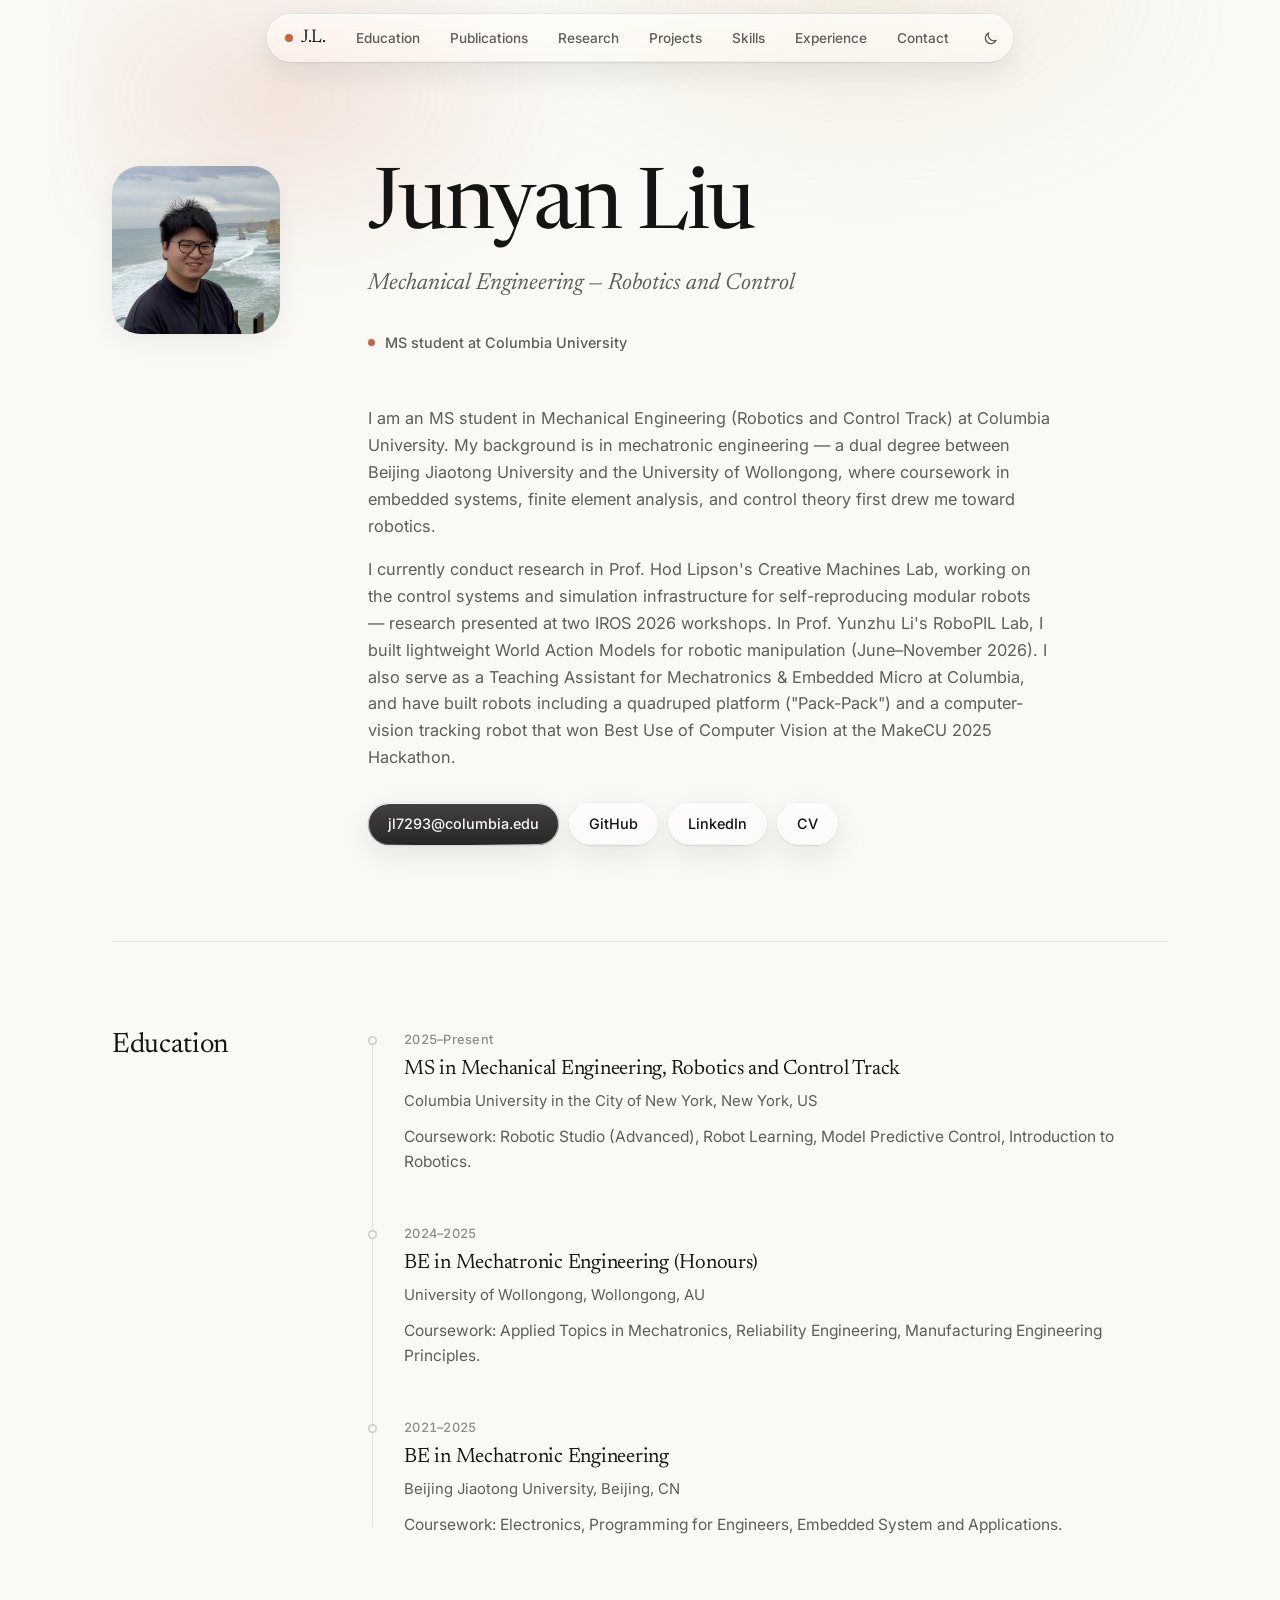
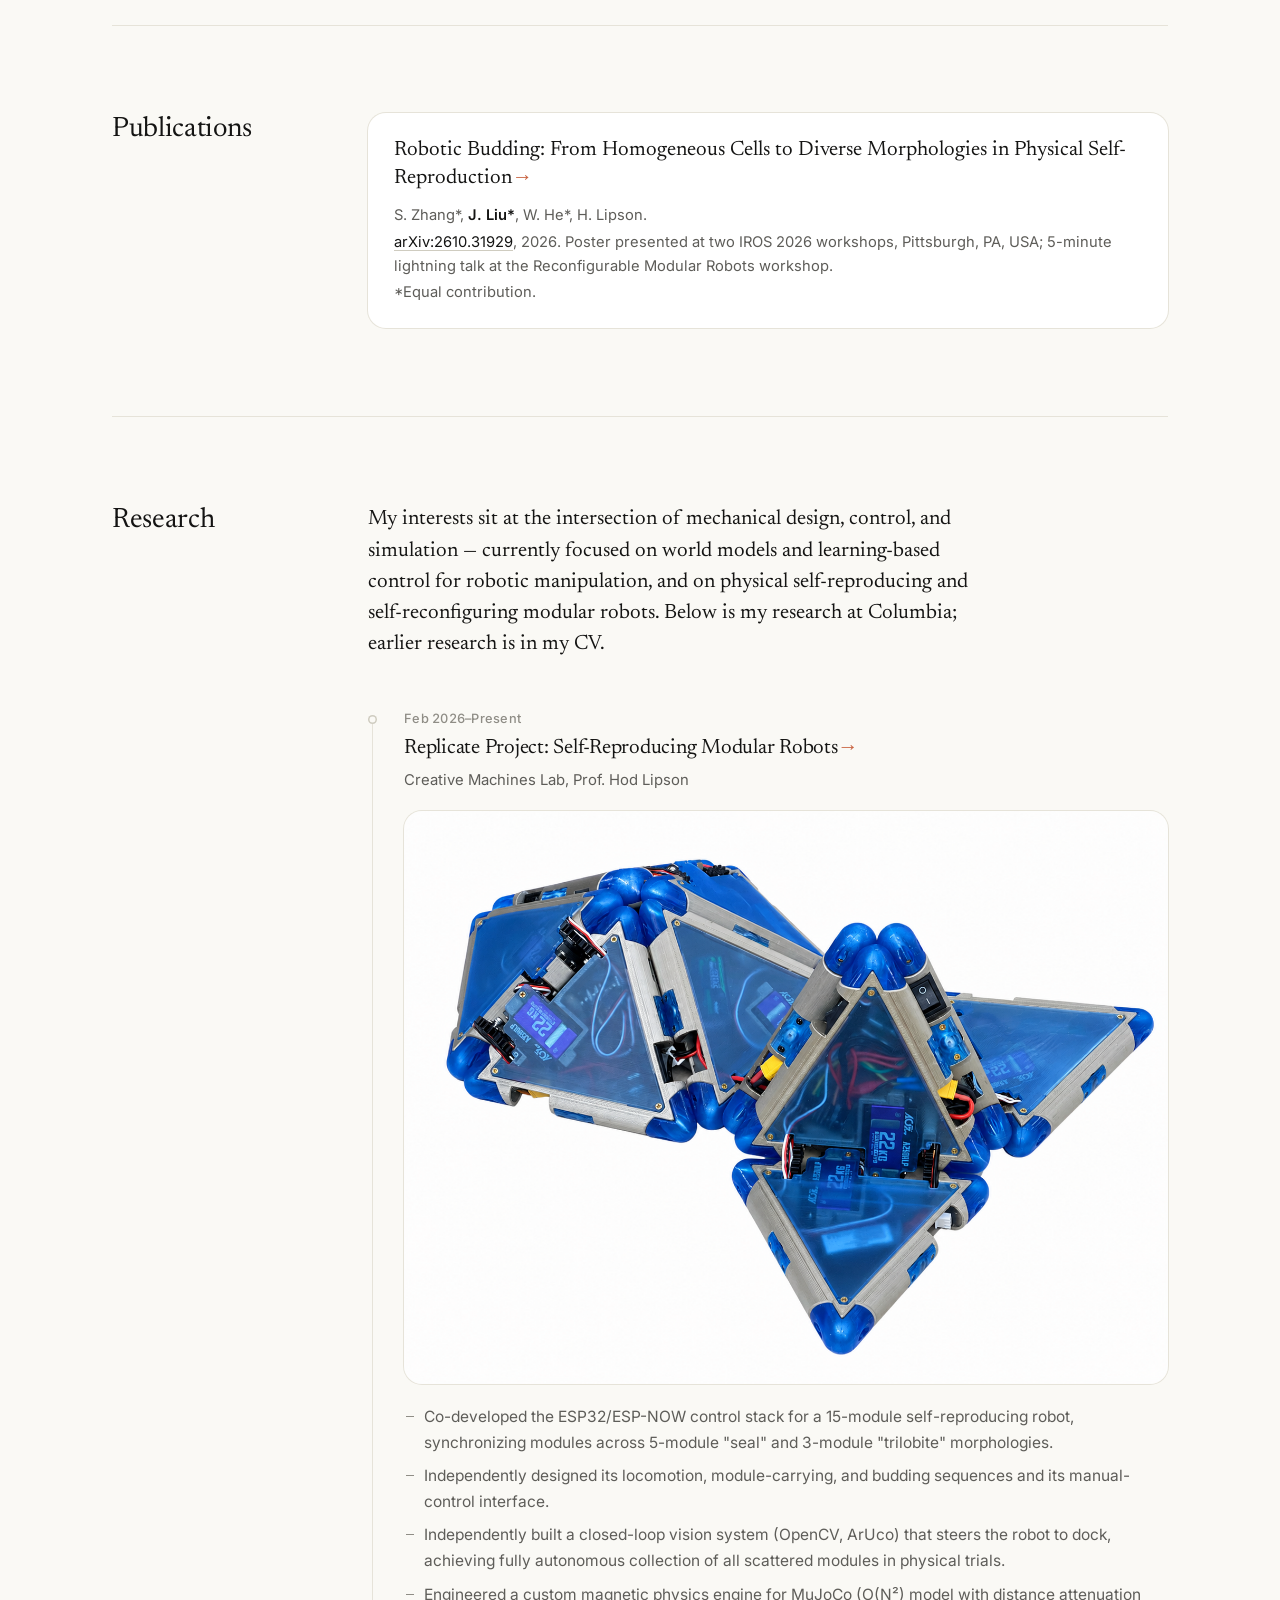
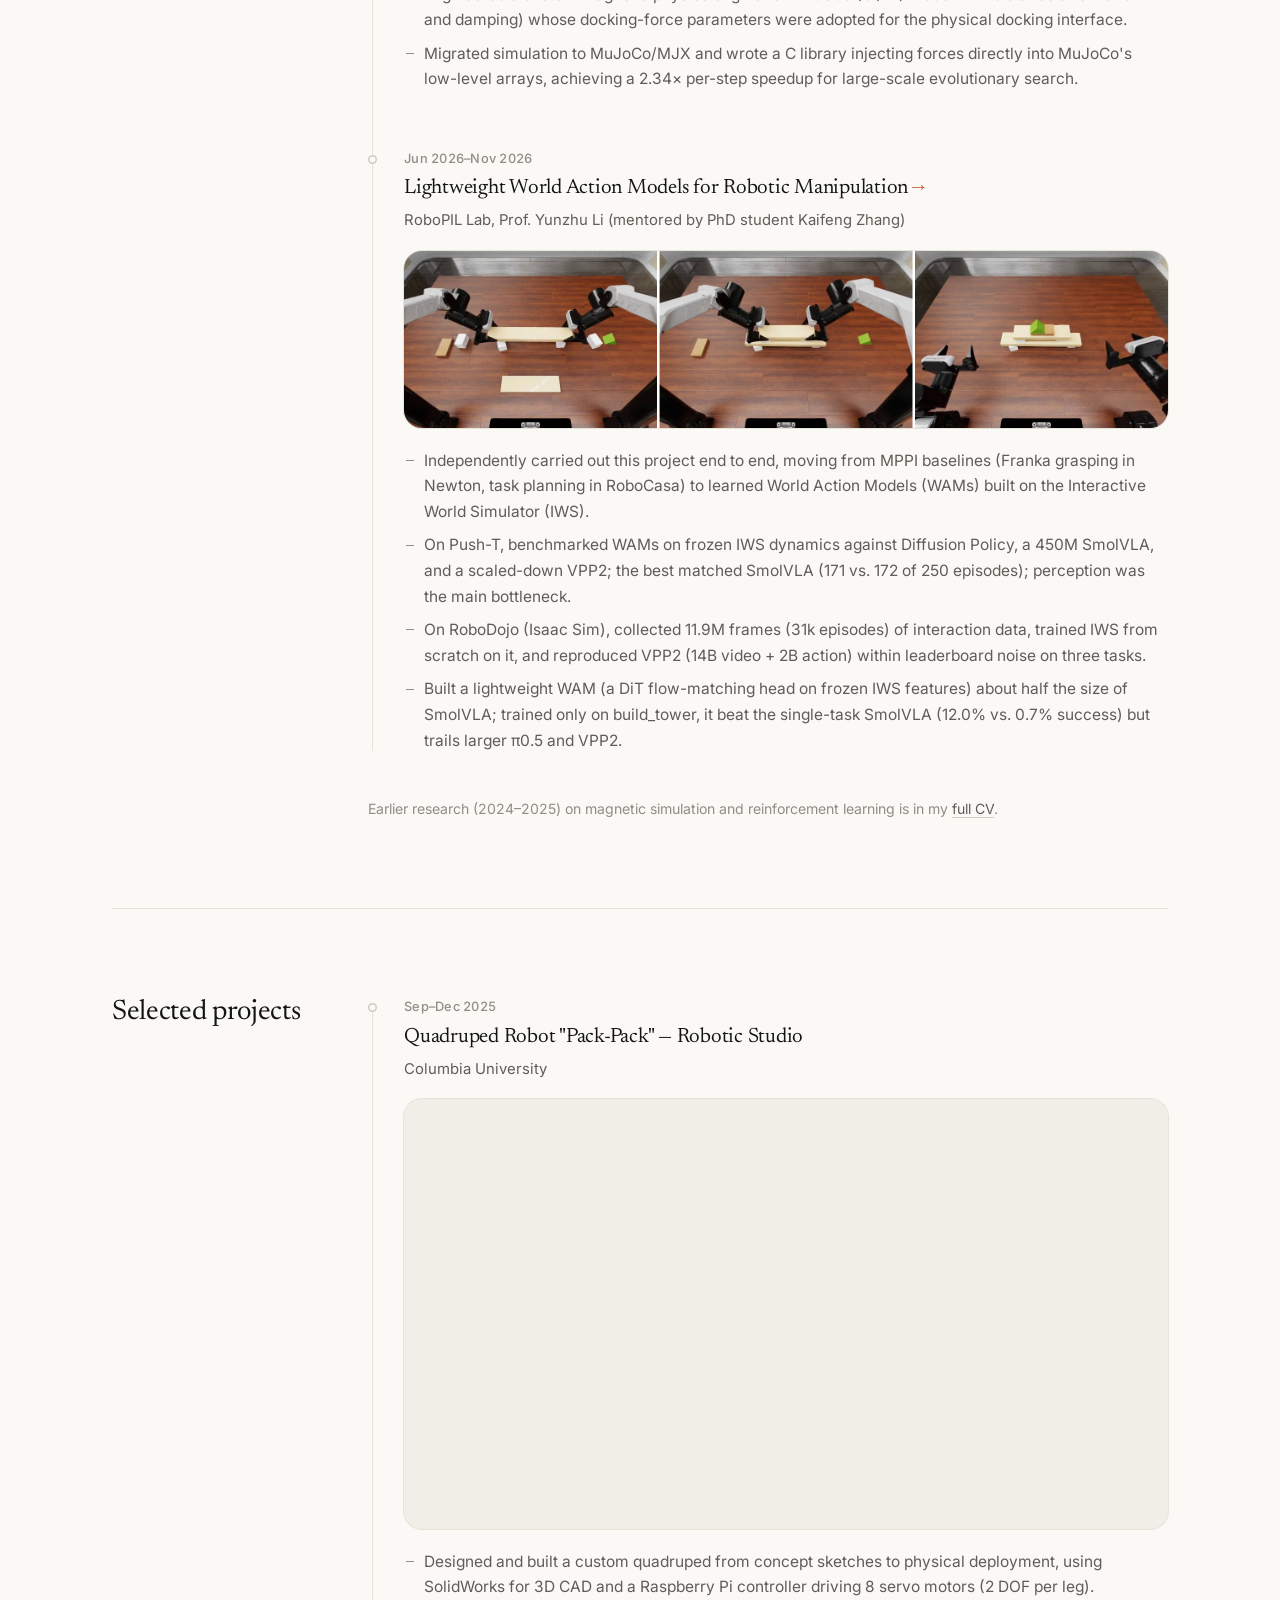
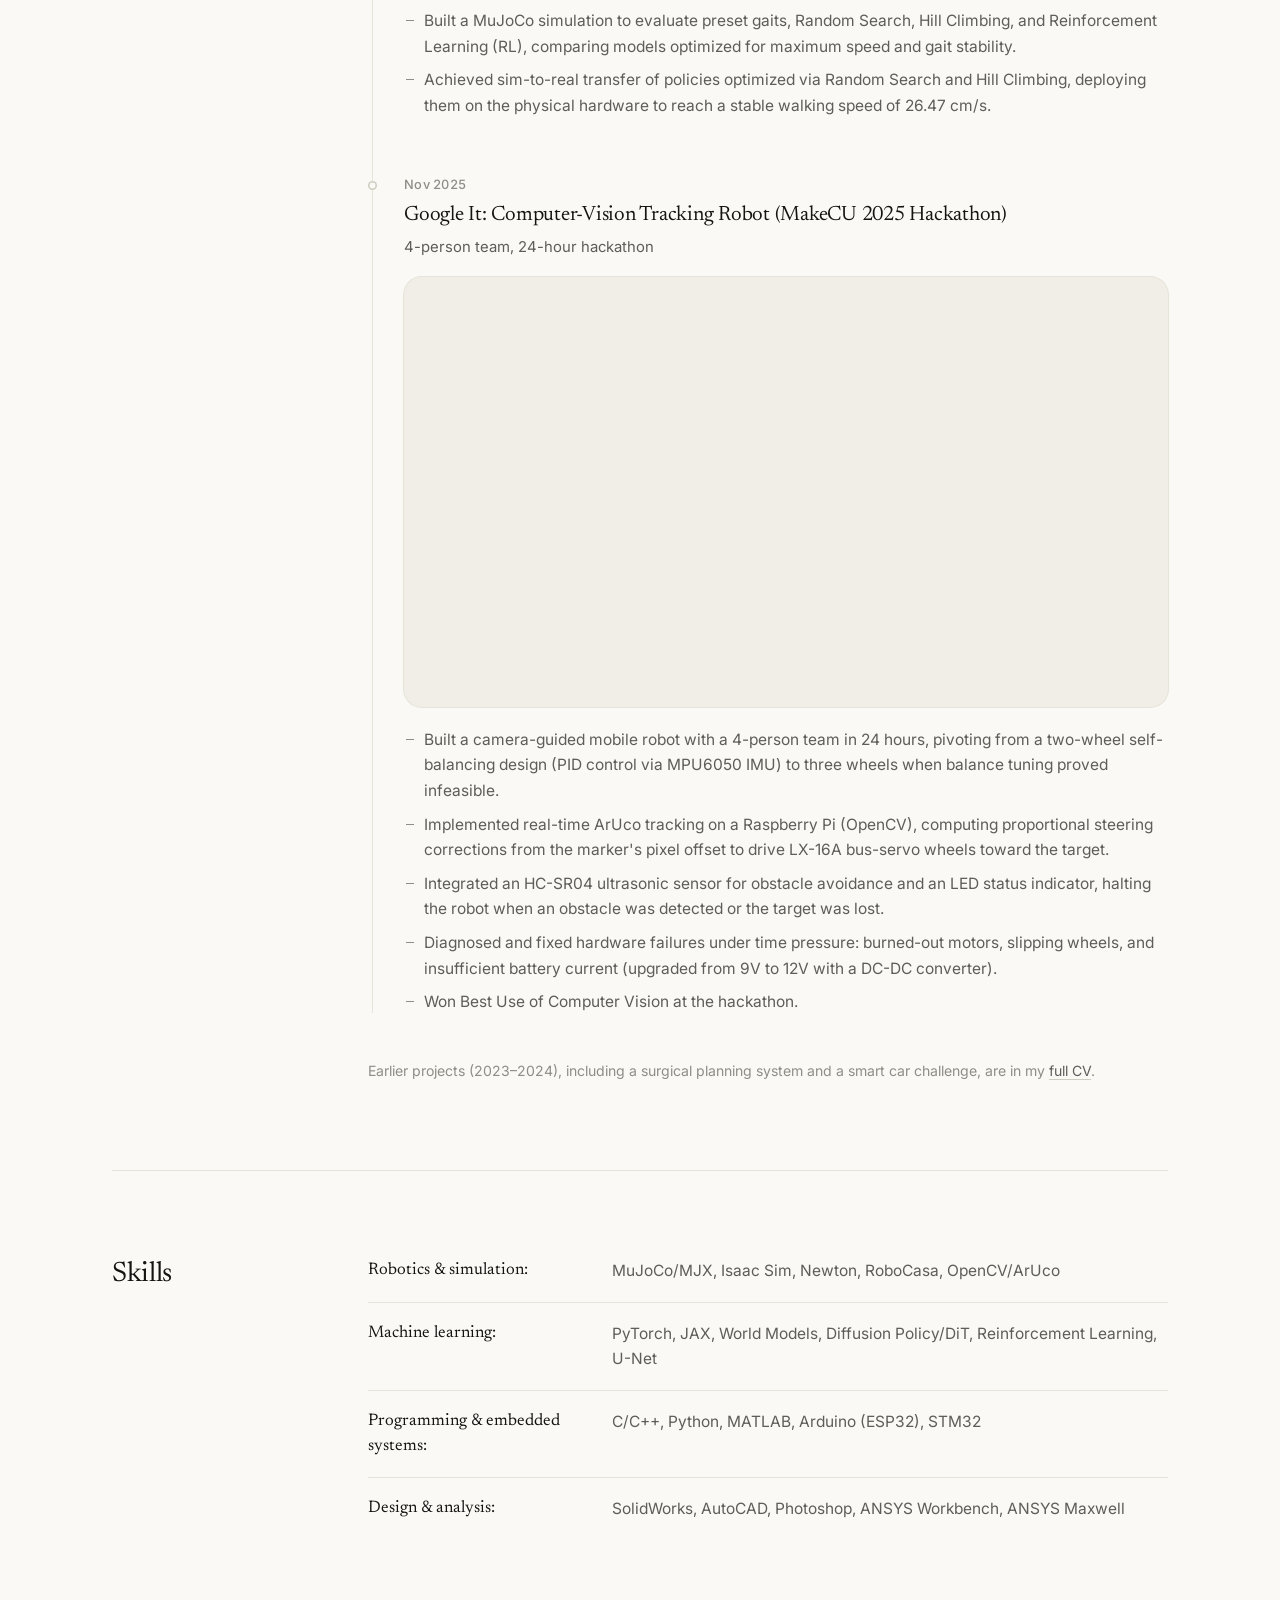
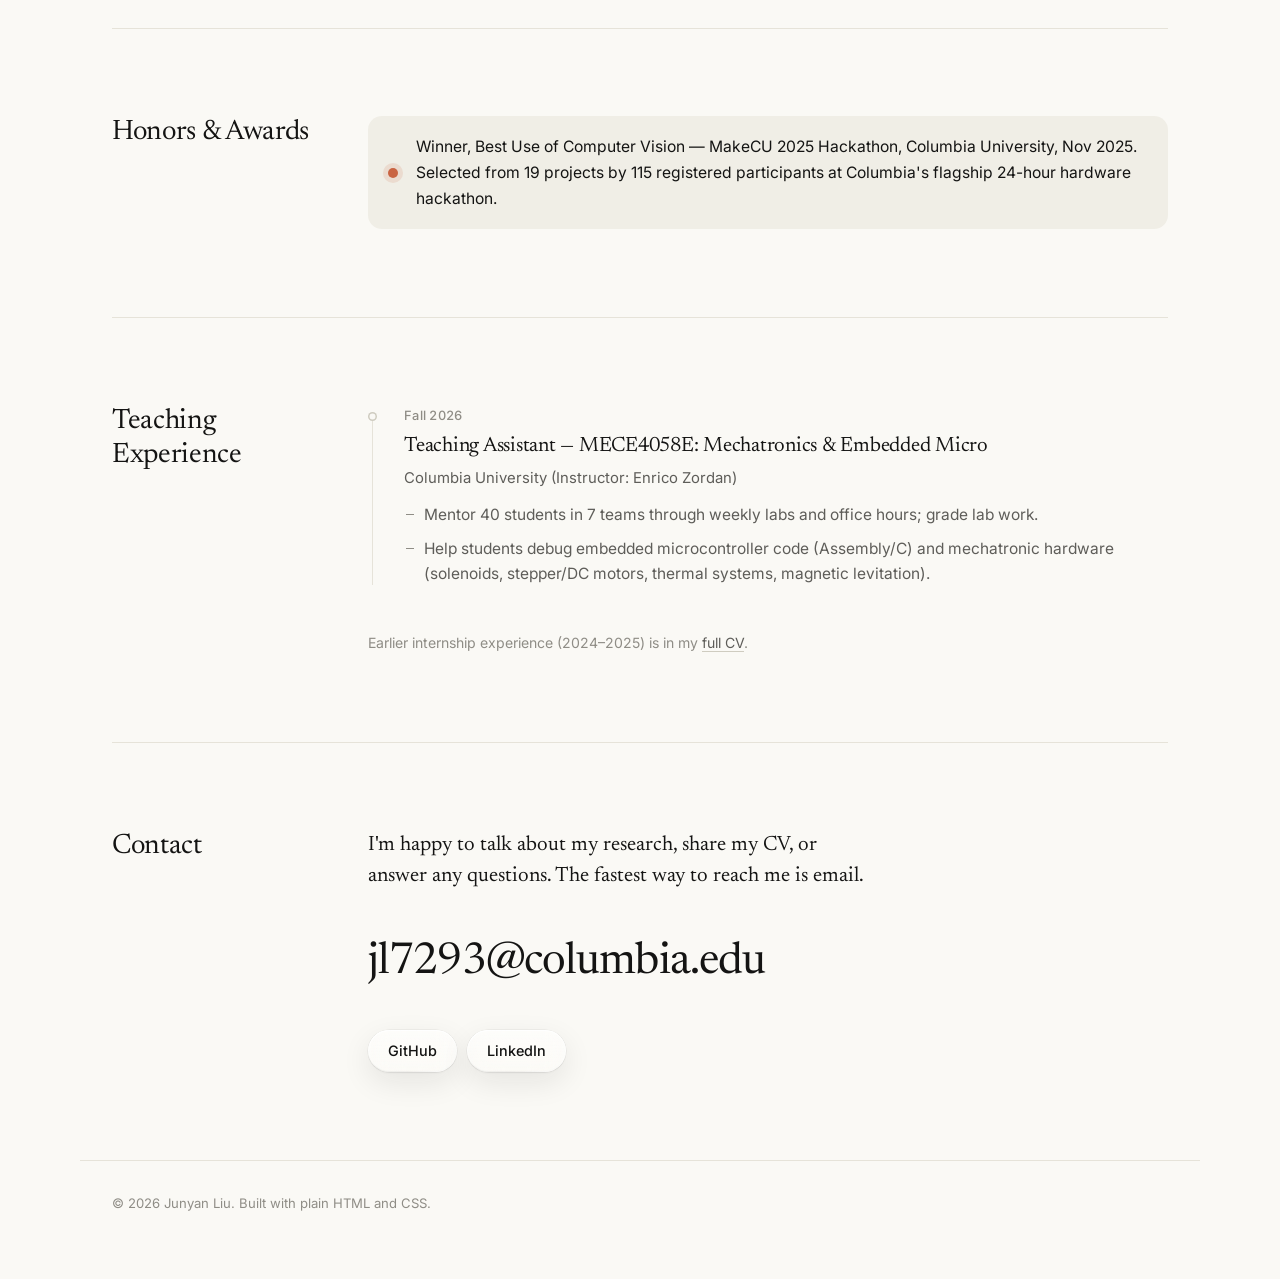
<file: index.html>
<!DOCTYPE html>
<html lang="en">
<head>
<meta charset="UTF-8">
<meta name="viewport" content="width=device-width, initial-scale=1.0">
<title>Junyan Liu — Robotics &amp; Mechatronics</title>
<meta name="description" content="Junyan Liu, MS student in Mechanical Engineering (Robotics and Control) at Columbia University.">

<link rel="preconnect" href="https://fonts.googleapis.com">
<link rel="preconnect" href="https://fonts.gstatic.com" crossorigin>
<link href="https://fonts.googleapis.com/css2?family=Newsreader:ital,opsz,wght@0,6..72,300..600;1,6..72,300..600&family=Inter:wght@400;500;600&display=swap" rel="stylesheet">
<script>try{var t=localStorage.getItem("theme");if(t)document.documentElement.dataset.theme=t}catch(e){}</script>
<link rel="stylesheet" href="assets/style.css">
</head>
<body>

<a class="skip-link" href="#main">Skip to content</a>

<header class="site-nav">
  <div class="nav-inner">
    <a class="nav-mark" href="#top">J.L.</a>
    <button class="nav-toggle" aria-expanded="false" aria-controls="nav-links">
      <span></span><span></span><span></span>
    </button>
    <nav id="nav-links" class="nav-links">
      <a href="#education">Education</a>
      <a href="#publications">Publications</a>
      <a href="#research">Research</a>
      <a href="#projects">Projects</a>
      <a href="#skills">Skills</a>
      <a href="#experience">Experience</a>
      <a href="#contact">Contact</a>
    </nav>
    <button class="theme-toggle" aria-label="Toggle dark mode">
      <svg class="icon-moon" viewBox="0 0 24 24" fill="none" stroke="currentColor" stroke-width="1.8" stroke-linecap="round" stroke-linejoin="round" aria-hidden="true"><path d="M20 14.5A8 8 0 0 1 9.5 4a8 8 0 1 0 10.5 10.5z"/></svg>
      <svg class="icon-sun" viewBox="0 0 24 24" fill="none" stroke="currentColor" stroke-width="1.8" stroke-linecap="round" aria-hidden="true"><circle cx="12" cy="12" r="4"/><path d="M12 2v2M12 20v2M4.9 4.9l1.4 1.4M17.7 17.7l1.4 1.4M2 12h2M20 12h2M4.9 19.1l1.4-1.4M17.7 6.3l1.4-1.4"/></svg>
    </button>
  </div>
</header>

<main id="main">

  <section id="top" class="hero">
    <div class="hero-grid">
      <div class="portrait">
        <img src="assets/photo.jpg" alt="Junyan Liu">
      </div>
      <div class="hero-content">
        <h1 class="hero-name">Junyan Liu</h1>
        <p class="hero-role">Mechanical Engineering — Robotics and Control</p>
        <p class="hero-current">MS student at Columbia University</p>
        <div class="hero-bio">
          <p>
            I am an MS student in Mechanical
            Engineering (Robotics and Control Track) at Columbia University.
            My background is in mechatronic engineering — a dual degree
            between Beijing Jiaotong University and the University of
            Wollongong, where coursework in embedded systems, finite element
            analysis, and control theory first drew me toward robotics.
          </p>
          <p>
            I currently conduct research in Prof. Hod Lipson's
            Creative Machines Lab, working on the control systems and
            simulation infrastructure for self-reproducing modular robots —
            research presented at two IROS 2026 workshops. In Prof.
            Yunzhu Li's RoboPIL Lab, I built lightweight World Action Models
            for robotic manipulation (June–November 2026). I
            also serve as a Teaching Assistant for Mechatronics &amp;
            Embedded Micro at Columbia, and have built robots including a
            quadruped platform ("Pack-Pack") and a computer-vision tracking
            robot that won Best Use of Computer Vision at the MakeCU 2025
            Hackathon.
          </p>
        </div>
        <div class="hero-links">
          <a href="mailto:jl7293@columbia.edu">jl7293@columbia.edu</a>
          <a href="https://github.com/jl7293" target="_blank" rel="noopener">GitHub</a>
          <a href="https://www.linkedin.com/in/junyanliu7293/" target="_blank" rel="noopener">LinkedIn</a>
          <a href="assets/cv.pdf" target="_blank" rel="noopener">CV</a>
        </div>
      </div>
    </div>
  </section>

  <section id="education" class="section">
    <div class="section-head">
      <h2>Education</h2>
    </div>
    <ul class="timeline">
      <li>
        <div class="timeline-date">2025–Present</div>
        <div class="timeline-body">
          <h3>MS in Mechanical Engineering, Robotics and Control Track</h3>
          <p class="timeline-org">Columbia University in the City of New York, New York, US</p>
          <p>Coursework: Robotic Studio (Advanced), Robot Learning, Model Predictive Control, Introduction to Robotics.</p>
        </div>
      </li>
      <li>
        <div class="timeline-date">2024–2025</div>
        <div class="timeline-body">
          <h3>BE in Mechatronic Engineering (Honours)</h3>
          <p class="timeline-org">University of Wollongong, Wollongong, AU</p>
          <p>Coursework: Applied Topics in Mechatronics, Reliability Engineering, Manufacturing Engineering Principles.</p>
        </div>
      </li>
      <li>
        <div class="timeline-date">2021–2025</div>
        <div class="timeline-body">
          <h3>BE in Mechatronic Engineering</h3>
          <p class="timeline-org">Beijing Jiaotong University, Beijing, CN</p>
          <p>Coursework: Electronics, Programming for Engineers, Embedded System and Applications.</p>
        </div>
      </li>
    </ul>
  </section>

  <section id="publications" class="section">
    <div class="section-head">
      <h2>Publications</h2>
    </div>
    <ul class="pub-list">
      <li>
        <p class="pub-title"><a href="replicate/">Robotic Budding: From Homogeneous Cells to Diverse Morphologies in Physical Self-Reproduction</a></p>
        <p class="pub-meta">S. Zhang*, <strong>J. Liu*</strong>, W. He*, H. Lipson.</p>
        <p class="pub-meta"><a href="https://arxiv.org/abs/2610.31929" target="_blank" rel="noopener">arXiv:2610.31929</a>, 2026. Poster presented at two IROS 2026 workshops, Pittsburgh, PA, USA; 5-minute lightning talk at the Reconfigurable Modular Robots workshop.</p>
        <p class="pub-meta">*Equal contribution.</p>
      </li>
    </ul>
  </section>

  <section id="research" class="section">
    <div class="section-head">
      <h2>Research</h2>
    </div>
    <p class="research-intro">
      My interests sit at the intersection of mechanical design, control, and
      simulation — currently focused on world models and learning-based
      control for robotic manipulation, and on physical self-reproducing and
      self-reconfiguring modular robots. Below is my
      research at Columbia; earlier research is in my CV.
    </p>
    <ul class="timeline">
      <li>
        <div class="timeline-date">Feb 2026–Present</div>
        <div class="timeline-body">
          <h3><a href="autonomous-budding/">Replicate Project: Self-Reproducing Modular Robots</a></h3>
          <p class="timeline-org">Creative Machines Lab, Prof. Hod Lipson</p>
          <div class="timeline-media"><img src="assets/replicate.png" alt="Self-reproducing modular robots project"></div>
          <ul class="bullets">
            <li>Co-developed the ESP32/ESP-NOW control stack for a 15-module self-reproducing robot, synchronizing modules across 5-module "seal" and 3-module "trilobite" morphologies.</li>
            <li>Independently designed its locomotion, module-carrying, and budding sequences and its manual-control interface.</li>
            <li>Independently built a closed-loop vision system (OpenCV, ArUco) that steers the robot to dock, achieving fully autonomous collection of all scattered modules in physical trials.</li>
            <li>Engineered a custom magnetic physics engine for MuJoCo (O(N²) model with distance attenuation and damping) whose docking-force parameters were adopted for the physical docking interface.</li>
            <li>Migrated simulation to MuJoCo/MJX and wrote a C library injecting forces directly into MuJoCo's low-level arrays, achieving a 2.34× per-step speedup for large-scale evolutionary search.</li>
          </ul>
        </div>
      </li>
      <li>
        <div class="timeline-date">Jun 2026–Nov 2026</div>
        <div class="timeline-body">
          <h3><a href="wam/">Lightweight World Action Models for Robotic Manipulation</a></h3>
          <p class="timeline-org">RoboPIL Lab, Prof. Yunzhu Li (mentored by PhD student Kaifeng Zhang)</p>
          <div class="timeline-media"><img src="assets/wam.png" alt="A World Action Model building a tower on the RoboDojo build_tower task"></div>
          <ul class="bullets">
            <li>Independently carried out this project end to end, moving from MPPI baselines (Franka grasping in Newton, task planning in RoboCasa) to learned World Action Models (WAMs) built on the Interactive World Simulator (IWS).</li>
            <li>On Push-T, benchmarked WAMs on frozen IWS dynamics against Diffusion Policy, a 450M SmolVLA, and a scaled-down VPP2; the best matched SmolVLA (171 vs. 172 of 250 episodes); perception was the main bottleneck.</li>
            <li>On RoboDojo (Isaac Sim), collected 11.9M frames (31k episodes) of interaction data, trained IWS from scratch on it, and reproduced VPP2 (14B video + 2B action) within leaderboard noise on three tasks.</li>
            <li>Built a lightweight WAM (a DiT flow-matching head on frozen IWS features) about half the size of SmolVLA; trained only on build_tower, it beat the single-task SmolVLA (12.0% vs. 0.7% success) but trails larger π0.5 and VPP2.</li>
          </ul>
        </div>
      </li>
    </ul>
    <p class="section-note">Earlier research (2024–2025) on magnetic simulation and reinforcement learning is in my <a href="assets/cv.pdf" target="_blank" rel="noopener">full CV</a>.</p>
  </section>

  <section id="projects" class="section">
    <div class="section-head">
      <h2>Selected projects</h2>
    </div>
    <ul class="timeline">
      <li>
        <div class="timeline-date">Sep–Dec 2025</div>
        <div class="timeline-body">
          <h3>Quadruped Robot "Pack-Pack" — Robotic Studio</h3>
          <p class="timeline-org">Columbia University</p>
          <div class="timeline-media">
            <iframe width="560" height="315" src="https://www.youtube.com/embed/U7pcNMoIfwk?si=V1PAWZDfMzL-CAm7" title="YouTube video player" frameborder="0" allow="accelerometer; autoplay; clipboard-write; encrypted-media; gyroscope; picture-in-picture; web-share" referrerpolicy="strict-origin-when-cross-origin" allowfullscreen></iframe>
          </div>
          <ul class="bullets">
            <li>Designed and built a custom quadruped from concept sketches to physical deployment, using SolidWorks for 3D CAD and a Raspberry Pi controller driving 8 servo motors (2 DOF per leg).</li>
            <li>Built a MuJoCo simulation to evaluate preset gaits, Random Search, Hill Climbing, and Reinforcement Learning (RL), comparing models optimized for maximum speed and gait stability.</li>
            <li>Achieved sim-to-real transfer of policies optimized via Random Search and Hill Climbing, deploying them on the physical hardware to reach a stable walking speed of 26.47 cm/s.</li>
          </ul>
        </div>
      </li>
      <li>
        <div class="timeline-date">Nov 2025</div>
        <div class="timeline-body">
          <h3>Google It: Computer-Vision Tracking Robot (MakeCU 2025 Hackathon)</h3>
          <p class="timeline-org">4-person team, 24-hour hackathon</p>
          <div class="timeline-media">
            <iframe width="560" height="315" src="https://www.youtube.com/embed/vSIey4-xD3o?si=7DMo9X7D1ZcZDnYi" title="YouTube video player" frameborder="0" allow="accelerometer; autoplay; clipboard-write; encrypted-media; gyroscope; picture-in-picture; web-share" referrerpolicy="strict-origin-when-cross-origin" allowfullscreen></iframe>
          </div>
          <ul class="bullets">
            <li>Built a camera-guided mobile robot with a 4-person team in 24 hours, pivoting from a two-wheel self-balancing design (PID control via MPU6050 IMU) to three wheels when balance tuning proved infeasible.</li>
            <li>Implemented real-time ArUco tracking on a Raspberry Pi (OpenCV), computing proportional steering corrections from the marker's pixel offset to drive LX-16A bus-servo wheels toward the target.</li>
            <li>Integrated an HC-SR04 ultrasonic sensor for obstacle avoidance and an LED status indicator, halting the robot when an obstacle was detected or the target was lost.</li>
            <li>Diagnosed and fixed hardware failures under time pressure: burned-out motors, slipping wheels, and insufficient battery current (upgraded from 9V to 12V with a DC-DC converter).</li>
            <li>Won Best Use of Computer Vision at the hackathon.</li>
          </ul>
        </div>
      </li>
    </ul>
    <p class="section-note">Earlier projects (2023–2024), including a surgical planning system and a smart car challenge, are in my <a href="assets/cv.pdf" target="_blank" rel="noopener">full CV</a>.</p>
  </section>

  <section id="skills" class="section">
    <div class="section-head">
      <h2>Skills</h2>
    </div>
    <ul class="skill-list">
      <li><span class="skill-label">Robotics &amp; simulation:</span> MuJoCo/MJX, Isaac Sim, Newton, RoboCasa, OpenCV/ArUco</li>
      <li><span class="skill-label">Machine learning:</span> PyTorch, JAX, World Models, Diffusion Policy/DiT, Reinforcement Learning, U-Net</li>
      <li><span class="skill-label">Programming &amp; embedded systems:</span> C/C++, Python, MATLAB, Arduino (ESP32), STM32</li>
      <li><span class="skill-label">Design &amp; analysis:</span> SolidWorks, AutoCAD, Photoshop, ANSYS Workbench, ANSYS Maxwell</li>
    </ul>
  </section>

  <section id="honors" class="section">
    <div class="section-head">
      <h2>Honors &amp; Awards</h2>
    </div>
    <ul class="interest-list">
      <li>Winner, Best Use of Computer Vision — MakeCU 2025 Hackathon, Columbia University, Nov 2025. Selected from 19 projects by 115 registered participants at Columbia's flagship 24-hour hardware hackathon.</li>
    </ul>
  </section>

  <section id="experience" class="section">
    <div class="section-head">
      <h2>Teaching Experience</h2>
    </div>
    <ul class="timeline">
      <li>
        <div class="timeline-date">Fall 2026</div>
        <div class="timeline-body">
          <h3>Teaching Assistant — MECE4058E: Mechatronics &amp; Embedded Micro</h3>
          <p class="timeline-org">Columbia University (Instructor: Enrico Zordan)</p>
          <ul class="bullets">
            <li>Mentor 40 students in 7 teams through weekly labs and office hours; grade lab work.</li>
            <li>Help students debug embedded microcontroller code (Assembly/C) and mechatronic hardware (solenoids, stepper/DC motors, thermal systems, magnetic levitation).</li>
          </ul>
        </div>
      </li>
    </ul>
    <p class="section-note">Earlier internship experience (2024–2025) is in my <a href="assets/cv.pdf" target="_blank" rel="noopener">full CV</a>.</p>
  </section>

  <section id="contact" class="section contact">
    <div class="section-head">
      <h2>Contact</h2>
    </div>
    <p>
      I'm happy to talk about my research, share my CV, or answer any
      questions. The fastest way to reach me is email.
    </p>
    <a class="contact-email" href="mailto:jl7293@columbia.edu">jl7293@columbia.edu</a>
    <div class="hero-links">
      <a href="https://github.com/jl7293" target="_blank" rel="noopener">GitHub</a>
      <a href="https://www.linkedin.com/in/junyanliu7293/" target="_blank" rel="noopener">LinkedIn</a>
    </div>
  </section>

</main>

<footer class="site-footer">
  <p>&copy; <span id="year">2026</span> Junyan Liu. Built with plain HTML and CSS.</p>
</footer>

<script src="assets/script.js"></script>
</body>
</html>
</file>
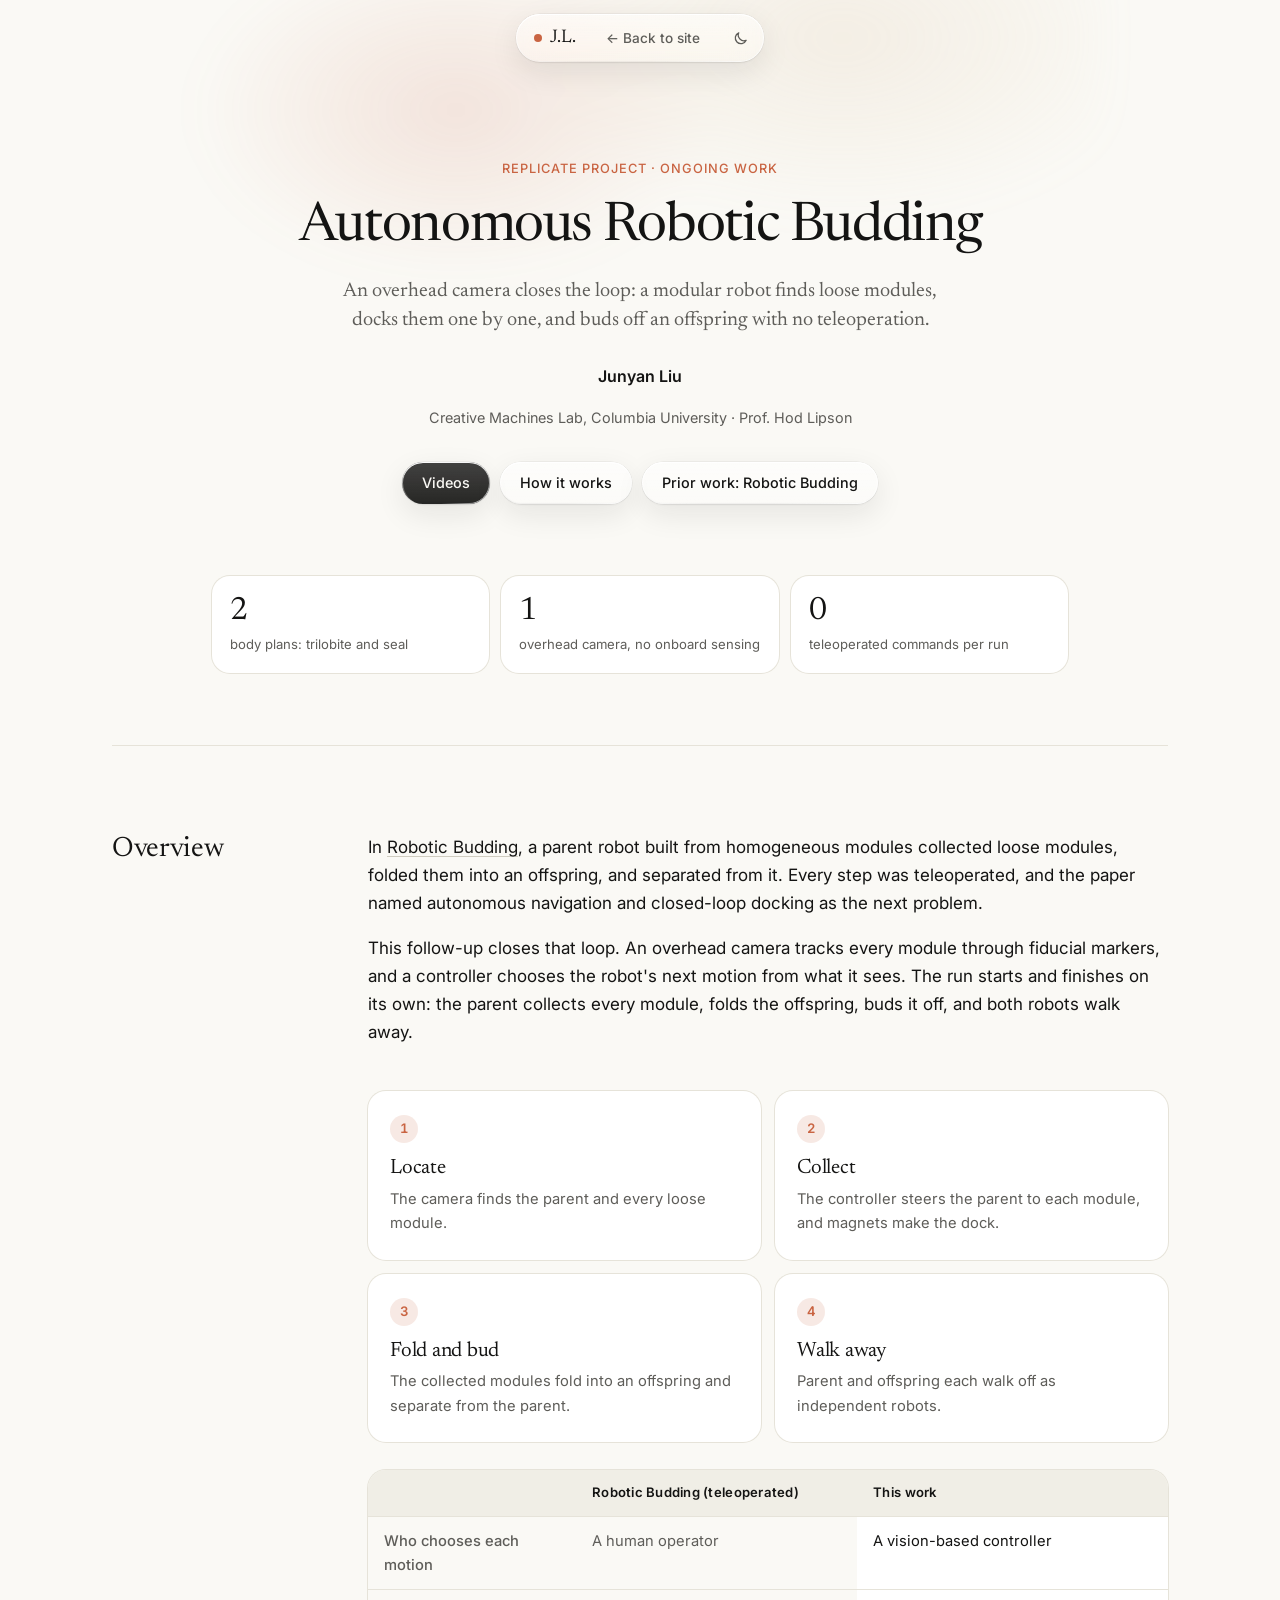
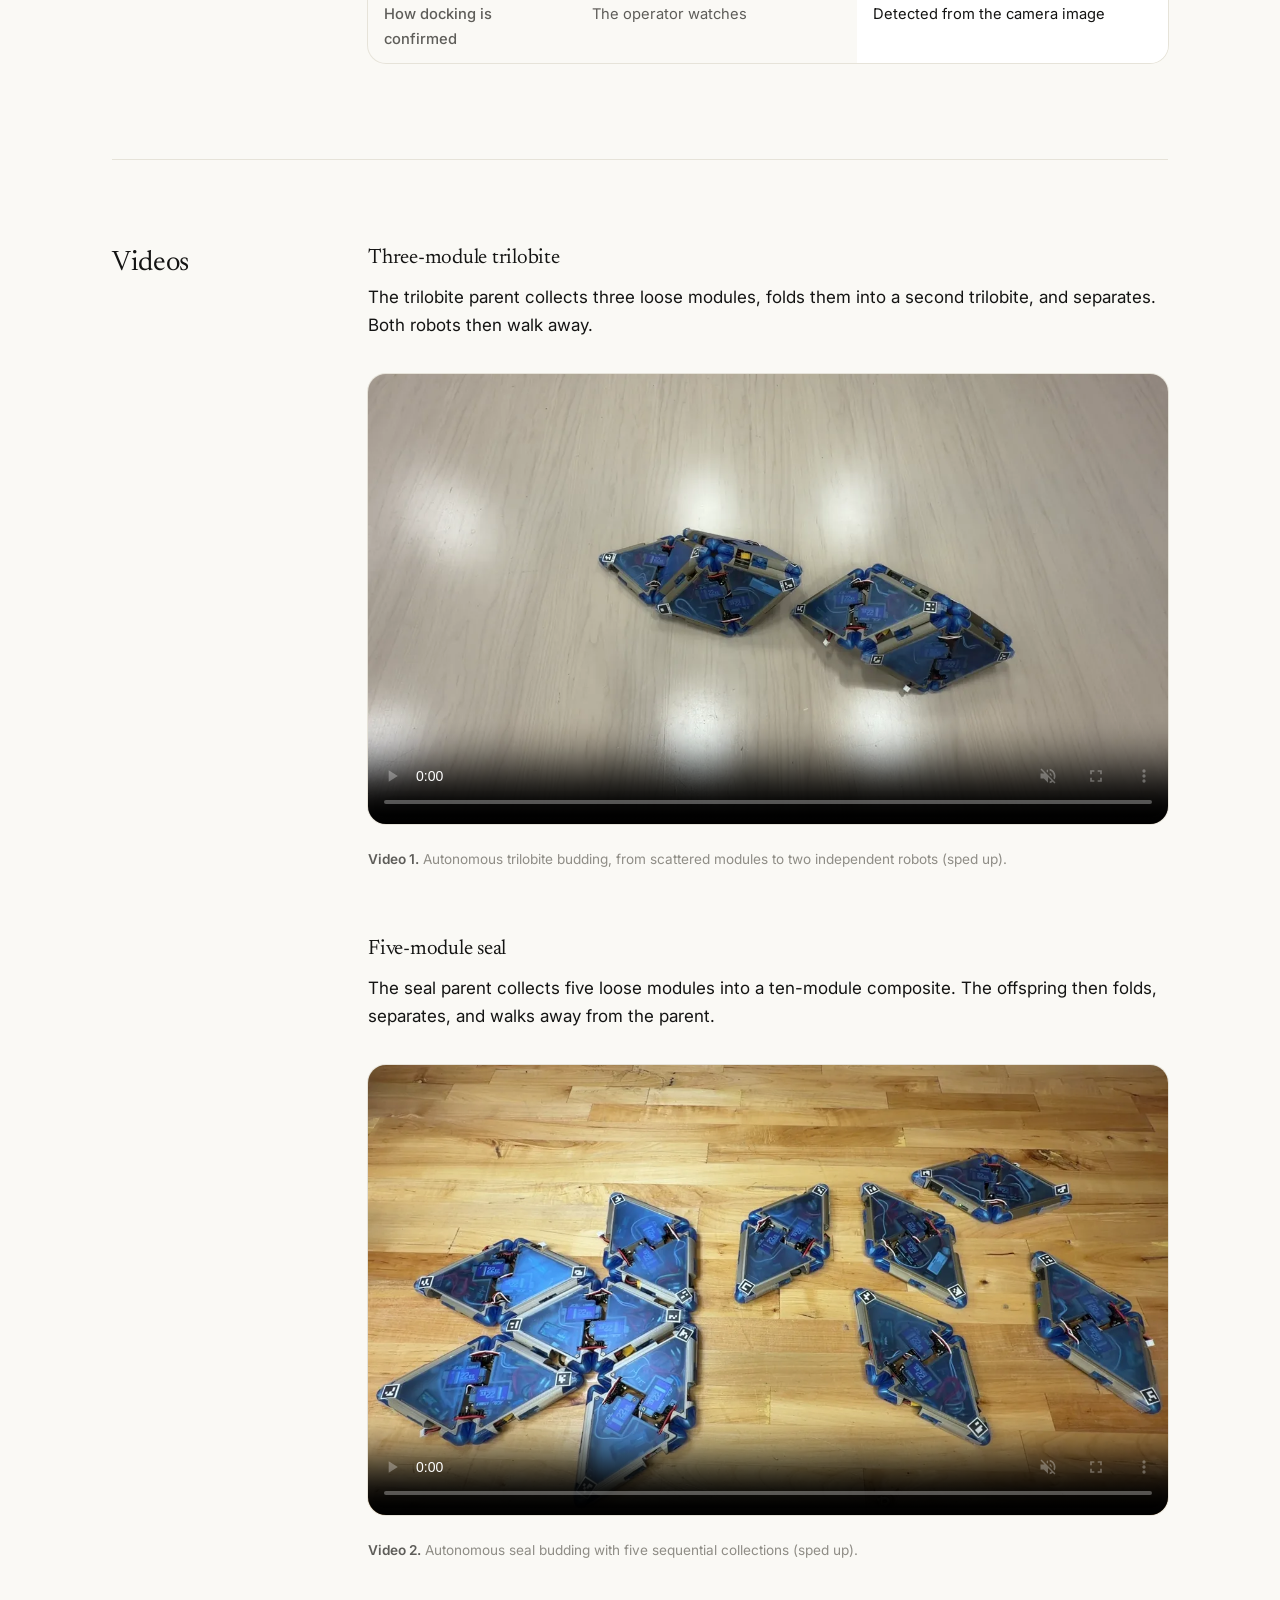
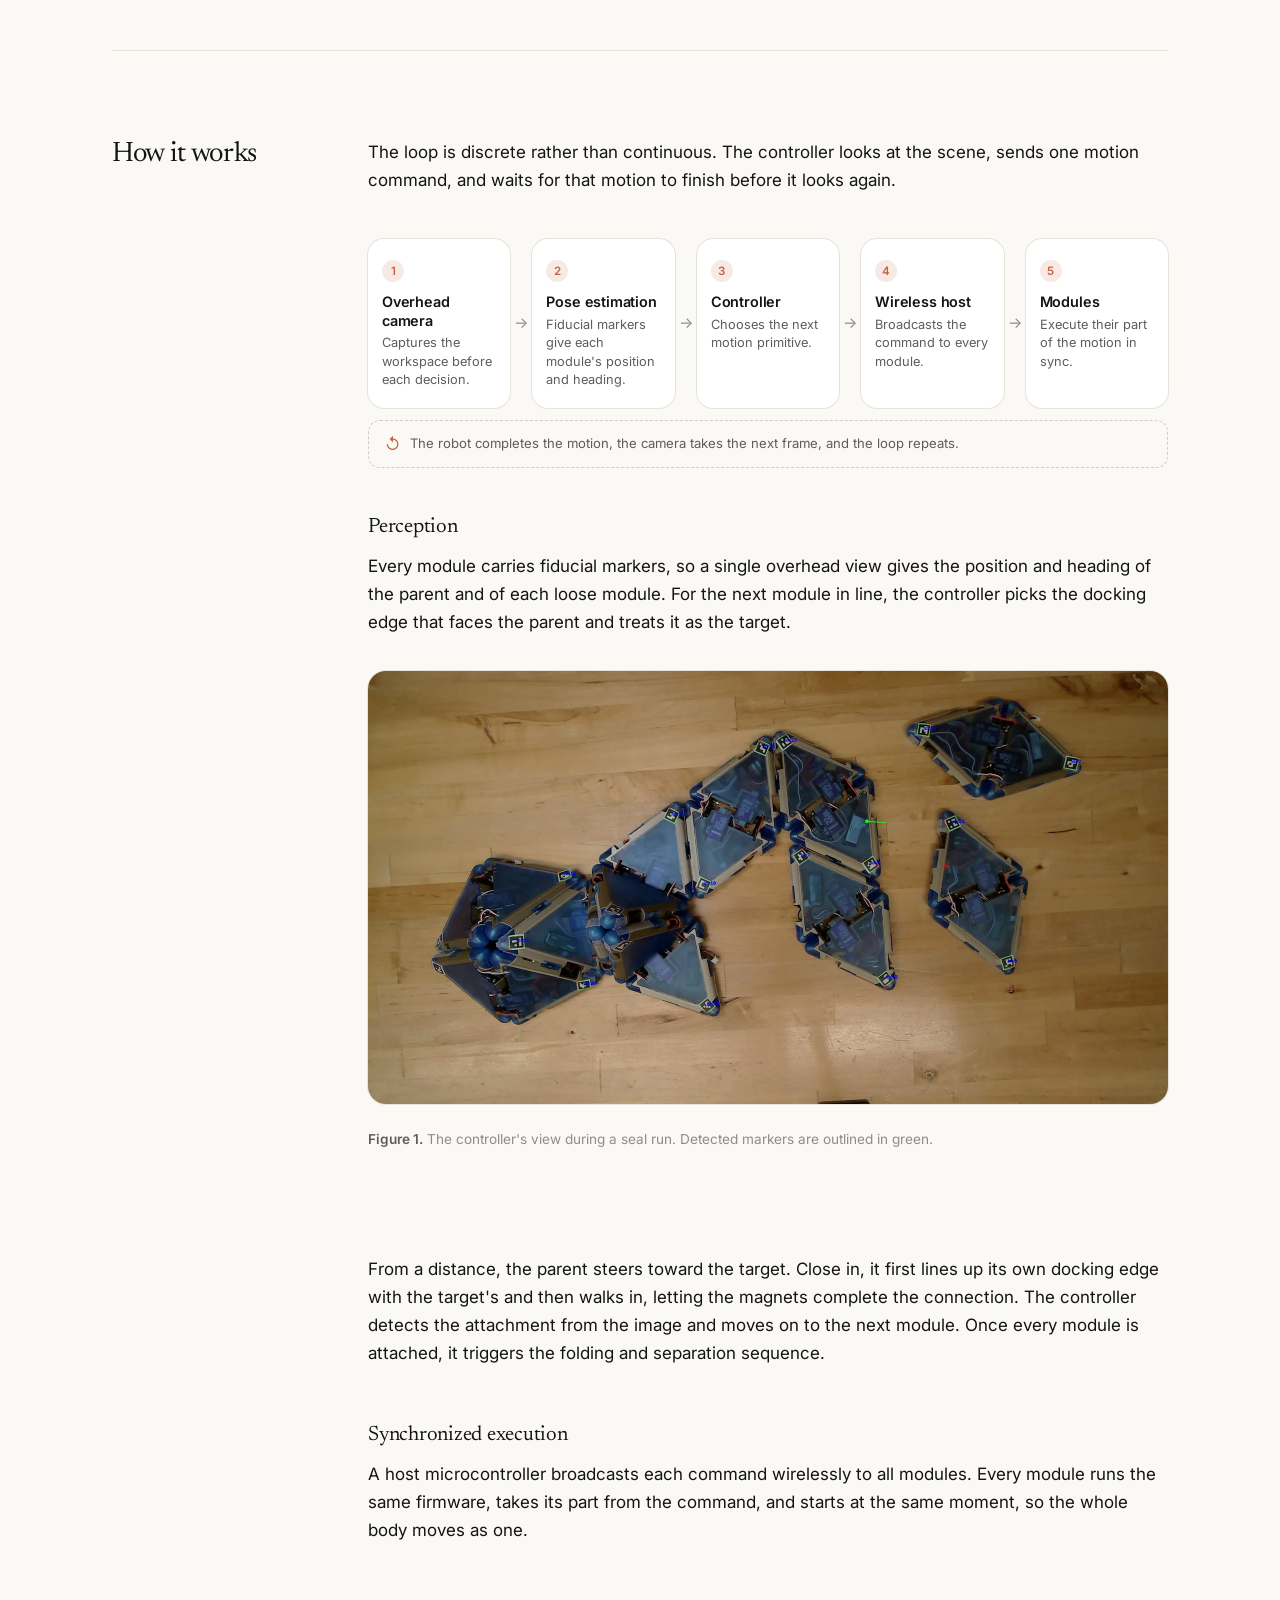
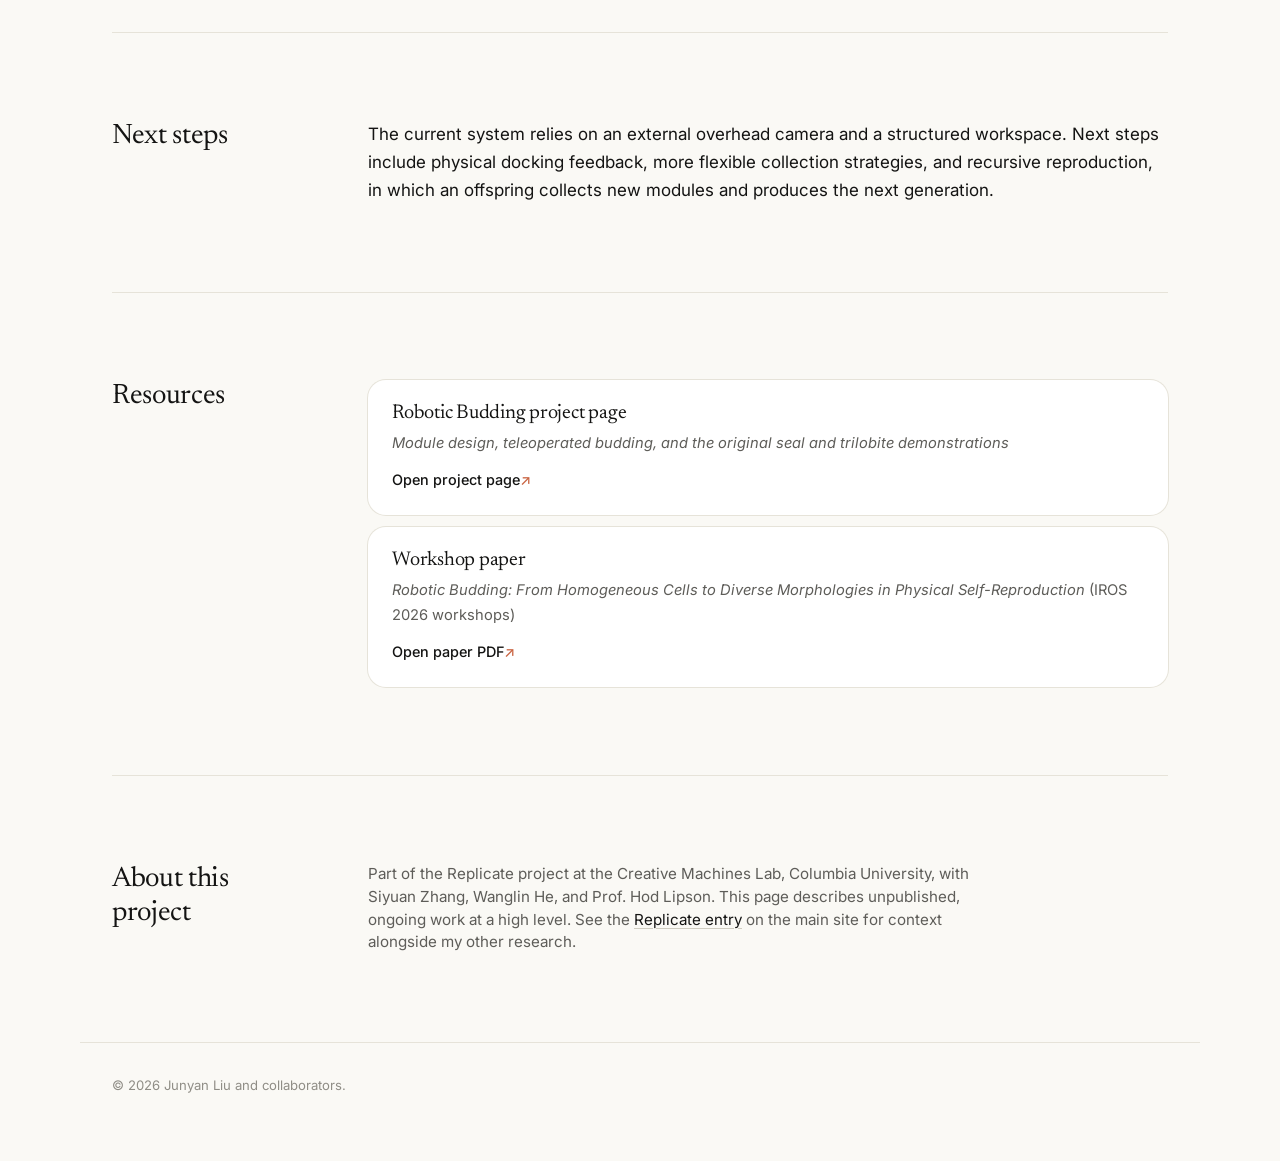
<file: autonomous-budding/index.html>
<!DOCTYPE html>
<html lang="en">
<head>
<meta charset="UTF-8">
<meta name="viewport" content="width=device-width, initial-scale=1.0">
<title>Autonomous Robotic Budding — Junyan Liu</title>
<meta name="description" content="Autonomous Robotic Budding: an overhead camera closes the loop so a modular robot collects loose modules and buds off an offspring without teleoperation. Creative Machines Lab, Columbia University.">

<link rel="preconnect" href="https://fonts.googleapis.com">
<link rel="preconnect" href="https://fonts.gstatic.com" crossorigin>
<link href="https://fonts.googleapis.com/css2?family=Newsreader:ital,opsz,wght@0,6..72,300..600;1,6..72,300..600&family=Inter:wght@400;500;600&display=swap" rel="stylesheet">
<script>try{var t=localStorage.getItem("theme");if(t)document.documentElement.dataset.theme=t}catch(e){}</script>
<link rel="stylesheet" href="../assets/style.css">
<link rel="stylesheet" href="style.css">
</head>
<body>

<a class="skip-link" href="#main">Skip to content</a>

<header class="site-nav">
  <div class="nav-inner">
    <a class="nav-mark" href="../index.html">J.L.</a>
    <nav class="nav-links">
      <a href="../index.html#research" class="back-link">← Back to site</a>
    </nav>
    <button class="theme-toggle" aria-label="Toggle dark mode">
      <svg class="icon-moon" viewBox="0 0 24 24" fill="none" stroke="currentColor" stroke-width="1.8" stroke-linecap="round" stroke-linejoin="round" aria-hidden="true"><path d="M20 14.5A8 8 0 0 1 9.5 4a8 8 0 1 0 10.5 10.5z"/></svg>
      <svg class="icon-sun" viewBox="0 0 24 24" fill="none" stroke="currentColor" stroke-width="1.8" stroke-linecap="round" aria-hidden="true"><circle cx="12" cy="12" r="4"/><path d="M12 2v2M12 20v2M4.9 4.9l1.4 1.4M17.7 17.7l1.4 1.4M2 12h2M20 12h2M4.9 19.1l1.4-1.4M17.7 6.3l1.4-1.4"/></svg>
    </button>
  </div>
</header>

<main id="main">

  <section class="paper-hero">
    <p class="paper-kicker">Replicate Project · Ongoing work</p>
    <h1 class="paper-title">Autonomous Robotic Budding</h1>
    <p class="paper-subtitle">An overhead camera closes the loop: a modular robot finds loose modules, docks them one by one, and buds off an offspring with no teleoperation.</p>
    <p class="paper-authors"><strong>Junyan Liu</strong></p>
    <p class="paper-affiliations">Creative Machines Lab, Columbia University · Prof. Hod Lipson</p>
    <div class="hero-links paper-links">
      <a href="#videos">Videos</a>
      <a href="#method">How it works</a>
      <a href="../replicate/">Prior work: Robotic Budding</a>
    </div>
  </section>

  <div class="stat-row" role="list">
    <div class="stat" role="listitem"><span class="stat-value">2</span><span class="stat-label">body plans: trilobite and seal</span></div>
    <div class="stat" role="listitem"><span class="stat-value">1</span><span class="stat-label">overhead camera, no onboard sensing</span></div>
    <div class="stat" role="listitem"><span class="stat-value">0</span><span class="stat-label">teleoperated commands per run</span></div>
  </div>

  <section class="section">
    <div class="section-head"><h2>Overview</h2></div>
    <p>In <a href="../replicate/">Robotic Budding</a>, a parent robot built from homogeneous modules collected loose modules, folded them into an offspring, and separated from it. Every step was teleoperated, and the paper named autonomous navigation and closed-loop docking as the next problem.</p>
    <p>This follow-up closes that loop. An overhead camera tracks every module through fiducial markers, and a controller chooses the robot's next motion from what it sees. The run starts and finishes on its own: the parent collects every module, folds the offspring, buds it off, and both robots walk away.</p>
    <div class="process-grid">
      <div class="process-step"><span class="step-num">1</span><h4>Locate</h4><p>The camera finds the parent and every loose module.</p></div>
      <div class="process-step"><span class="step-num">2</span><h4>Collect</h4><p>The controller steers the parent to each module, and magnets make the dock.</p></div>
      <div class="process-step"><span class="step-num">3</span><h4>Fold and bud</h4><p>The collected modules fold into an offspring and separate from the parent.</p></div>
      <div class="process-step"><span class="step-num">4</span><h4>Walk away</h4><p>Parent and offspring each walk off as independent robots.</p></div>
    </div>
    <table class="compare">
      <thead>
        <tr><th scope="col"></th><th scope="col">Robotic Budding (teleoperated)</th><th scope="col">This work</th></tr>
      </thead>
      <tbody>
        <tr><th scope="row">Who chooses each motion</th><td>A human operator</td><td class="now">A vision-based controller</td></tr>
        <tr><th scope="row">How docking is confirmed</th><td>The operator watches</td><td class="now">Detected from the camera image</td></tr>
      </tbody>
    </table>
  </section>

  <section id="videos" class="section">
    <div class="section-head"><h2>Videos</h2></div>
    <h3>Three-module trilobite</h3>
    <p>The trilobite parent collects three loose modules, folds them into a second trilobite, and separates. Both robots then walk away.</p>
    <div class="timeline-media"><video src="images/trilobite-autonomous.mp4" poster="images/trilobite-autonomous-poster.webp" controls muted playsinline preload="metadata"></video></div>
    <p class="figure-caption"><strong>Video 1.</strong> Autonomous trilobite budding, from scattered modules to two independent robots (sped up).</p>

    <h3>Five-module seal</h3>
    <p>The seal parent collects five loose modules into a ten-module composite. The offspring then folds, separates, and walks away from the parent.</p>
    <div class="timeline-media"><video src="images/seal-autonomous.mp4" poster="images/seal-autonomous-poster.webp" controls muted playsinline preload="metadata"></video></div>
    <p class="figure-caption"><strong>Video 2.</strong> Autonomous seal budding with five sequential collections (sped up).</p>
  </section>

  <section id="method" class="section">
    <div class="section-head"><h2>How it works</h2></div>
    <p>The loop is discrete rather than continuous. The controller looks at the scene, sends one motion command, and waits for that motion to finish before it looks again.</p>
    <ol class="loop">
      <li class="loop-node"><h4>Overhead camera</h4><p>Captures the workspace before each decision.</p></li>
      <li class="loop-node"><h4>Pose estimation</h4><p>Fiducial markers give each module's position and heading.</p></li>
      <li class="loop-node"><h4>Controller</h4><p>Chooses the next motion primitive.</p></li>
      <li class="loop-node"><h4>Wireless host</h4><p>Broadcasts the command to every module.</p></li>
      <li class="loop-node"><h4>Modules</h4><p>Execute their part of the motion in sync.</p></li>
    </ol>
    <p class="loop-return"><span aria-hidden="true">↺</span> The robot completes the motion, the camera takes the next frame, and the loop repeats.</p>

    <h3>Perception</h3>
    <p>Every module carries fiducial markers, so a single overhead view gives the position and heading of the parent and of each loose module. For the next module in line, the controller picks the docking edge that faces the parent and treats it as the target.</p>
    <div class="timeline-media"><img src="images/robot-view-seal.webp" alt="Overhead frame from a seal run, with detected markers outlined in green" loading="lazy"></div>
    <p class="figure-caption"><strong>Figure 1.</strong> The controller's view during a seal run. Detected markers are outlined in green.</p>

    <h3>Control</h3>
    <p>From a distance, the parent steers toward the target. Close in, it first lines up its own docking edge with the target's and then walks in, letting the magnets complete the connection. The controller detects the attachment from the image and moves on to the next module. Once every module is attached, it triggers the folding and separation sequence.</p>

    <h3>Synchronized execution</h3>
    <p>A host microcontroller broadcasts each command wirelessly to all modules. Every module runs the same firmware, takes its part from the command, and starts at the same moment, so the whole body moves as one.</p>
  </section>

  <section class="section">
    <div class="section-head"><h2>Next steps</h2></div>
    <p>The current system relies on an external overhead camera and a structured workspace. Next steps include physical docking feedback, more flexible collection strategies, and recursive reproduction, in which an offspring collects new modules and produces the next generation.</p>
  </section>

  <section class="section">
    <div class="section-head"><h2>Resources</h2></div>
    <ul class="resource-list">
      <li>
        <h3>Robotic Budding project page</h3>
        <p><em>Module design, teleoperated budding, and the original seal and trilobite demonstrations</em></p>
        <a href="../replicate/">Open project page</a>
      </li>
      <li>
        <h3>Workshop paper</h3>
        <p><em>Robotic Budding: From Homogeneous Cells to Diverse Morphologies in Physical Self-Reproduction</em> (IROS 2026 workshops)</p>
        <a href="../assets/Robotic_Budding__From_Homogeneous_Cells_to_Diverse_Morphologies_in_Physical_Self_Reproduction.pdf" target="_blank" rel="noopener">Open paper PDF</a>
      </li>
    </ul>
  </section>

  <section class="section contact">
    <div class="section-head"><h2>About this project</h2></div>
    <p class="credit-note">Part of the Replicate project at the Creative Machines Lab, Columbia University, with Siyuan Zhang, Wanglin He, and Prof. Hod Lipson. This page describes unpublished, ongoing work at a high level. See the <a href="../index.html#research">Replicate entry</a> on the main site for context alongside my other research.</p>
  </section>

</main>

<footer class="site-footer">
  <p>&copy; <span id="year">2026</span> Junyan Liu and collaborators.</p>
</footer>

<script src="../assets/script.js"></script>
</body>
</html>
</file>
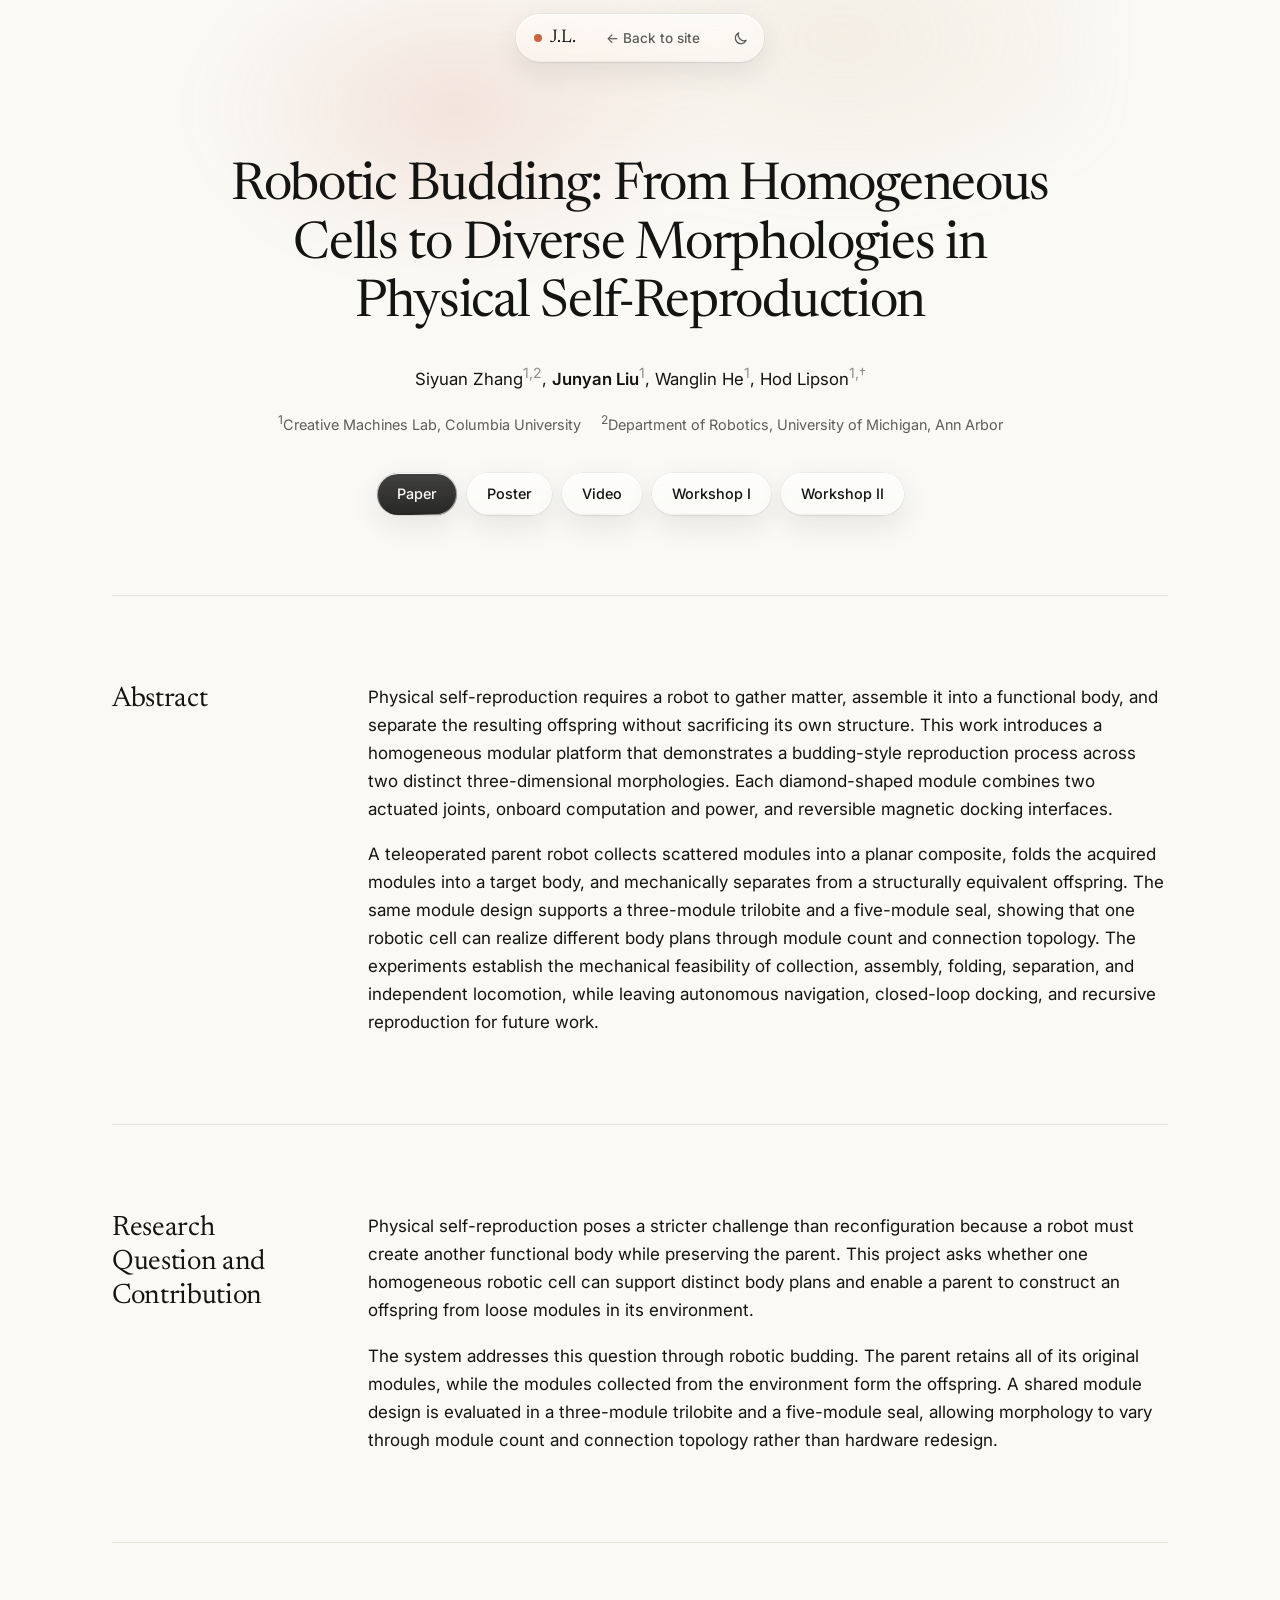
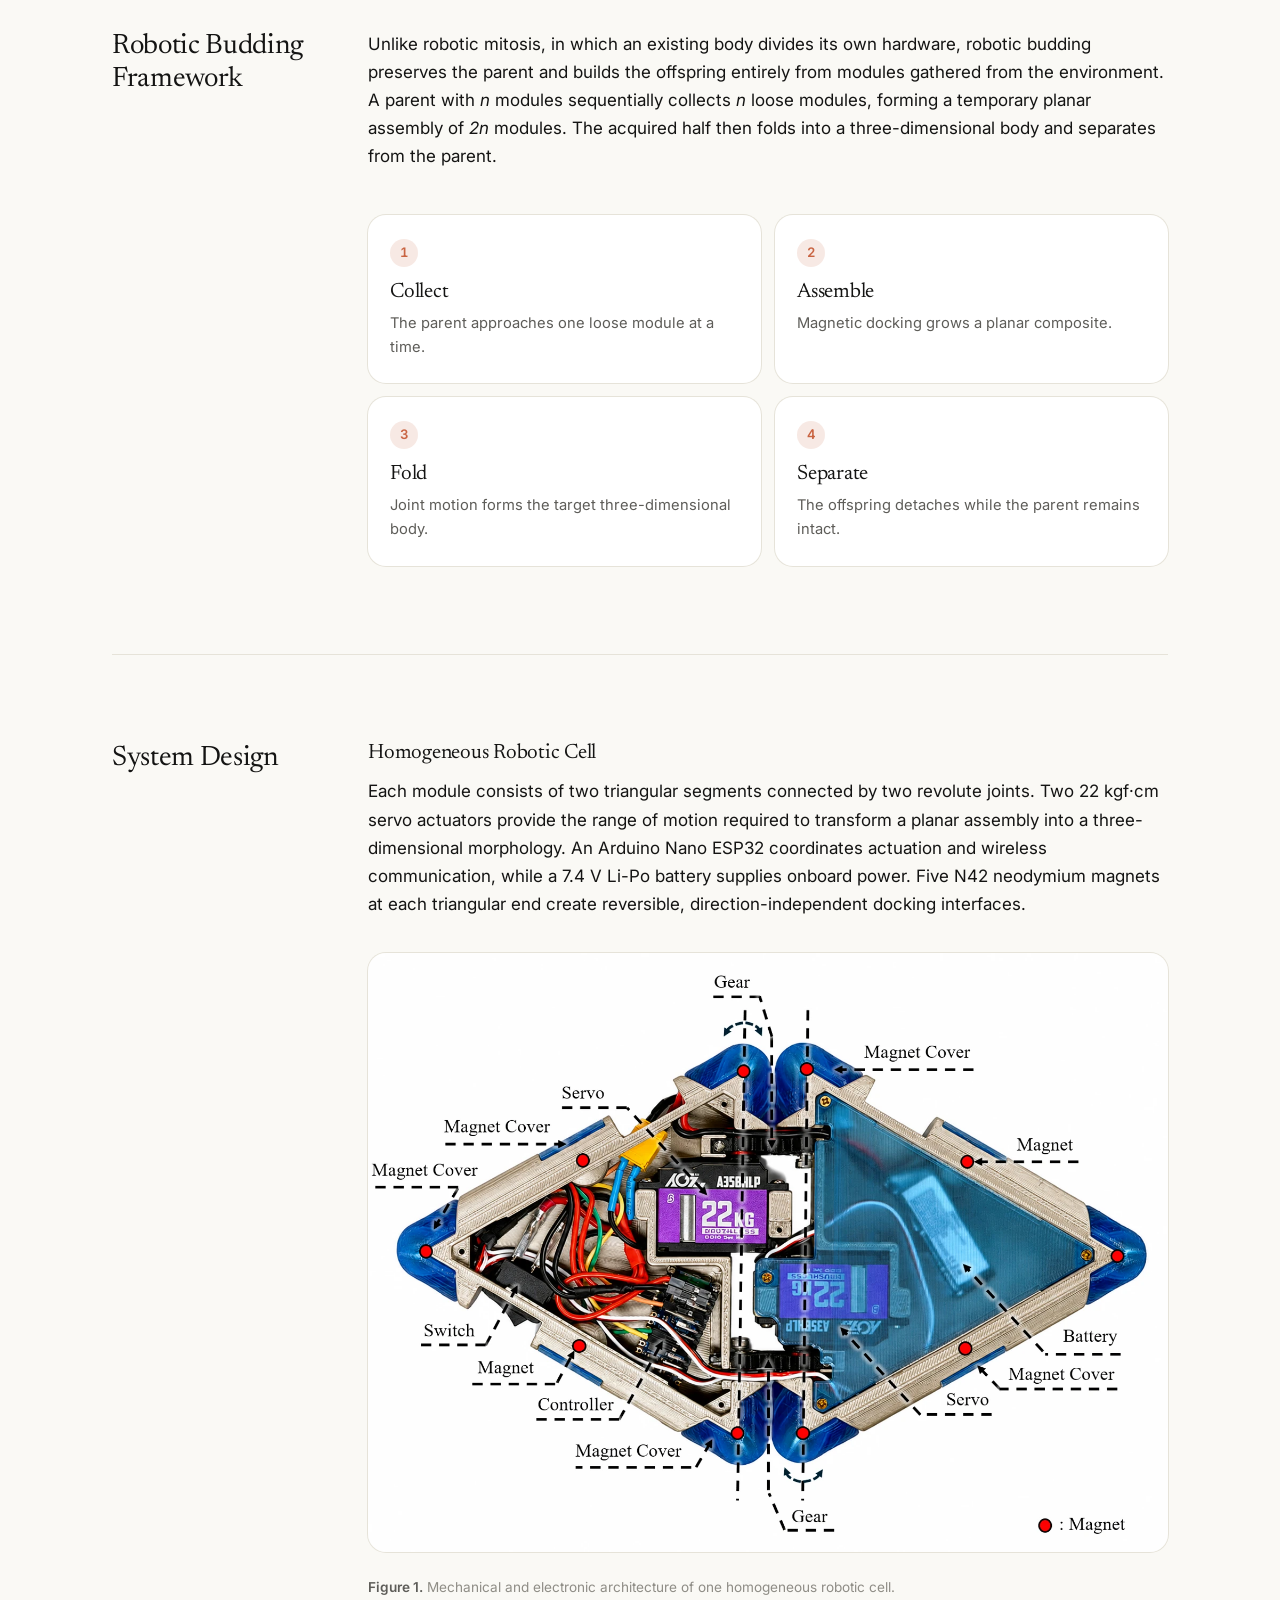
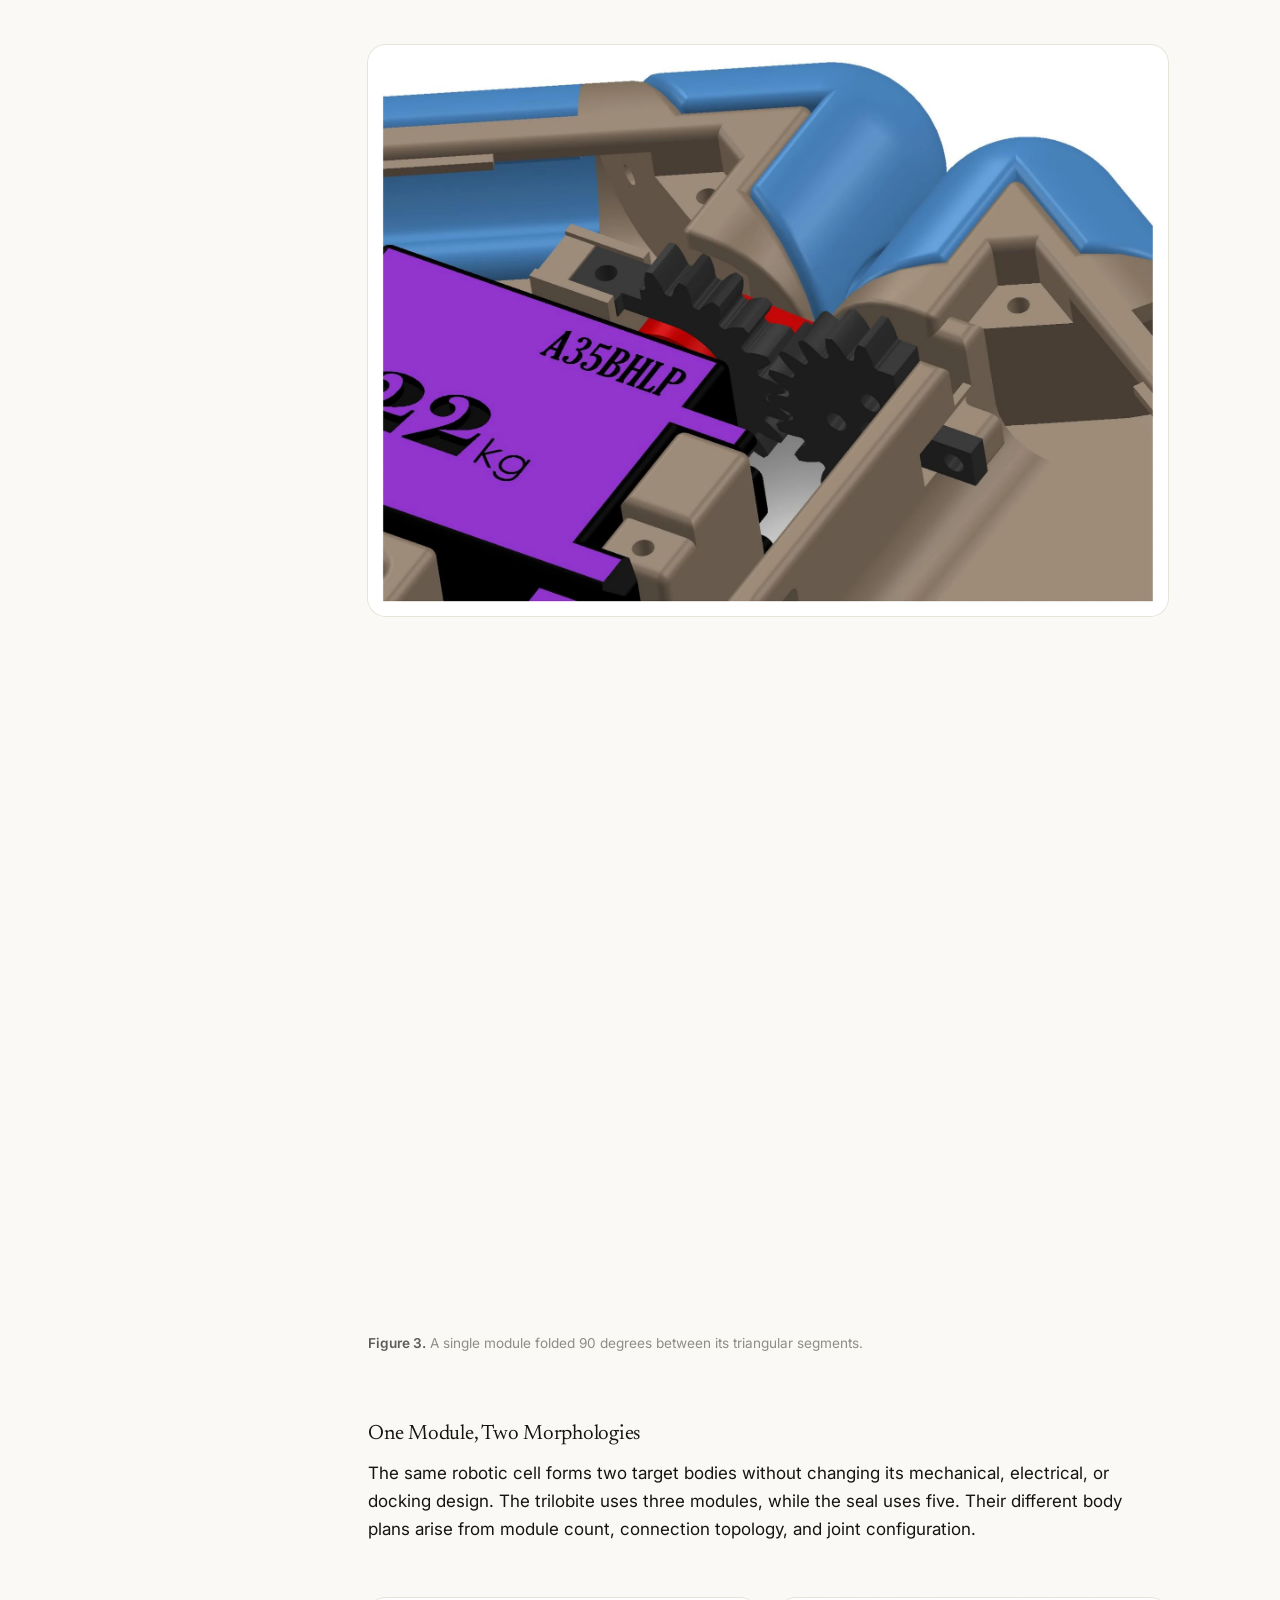
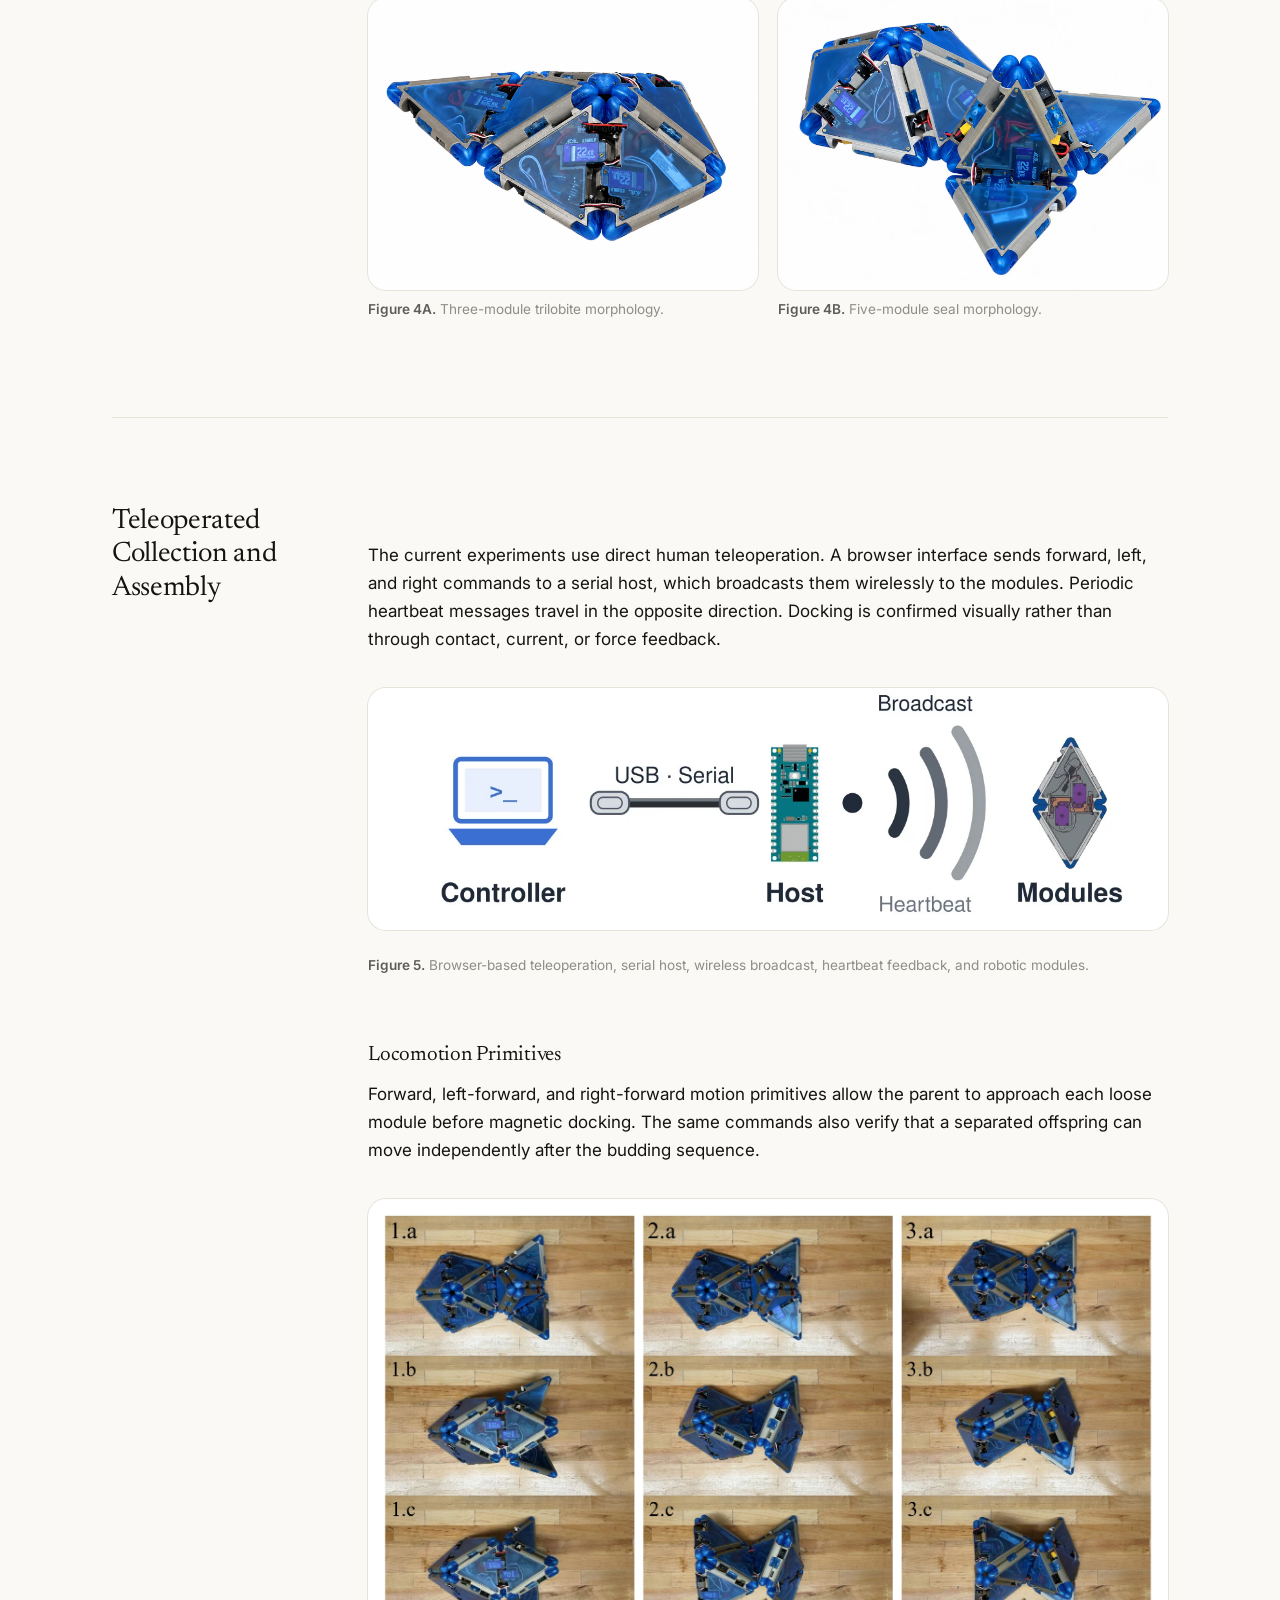
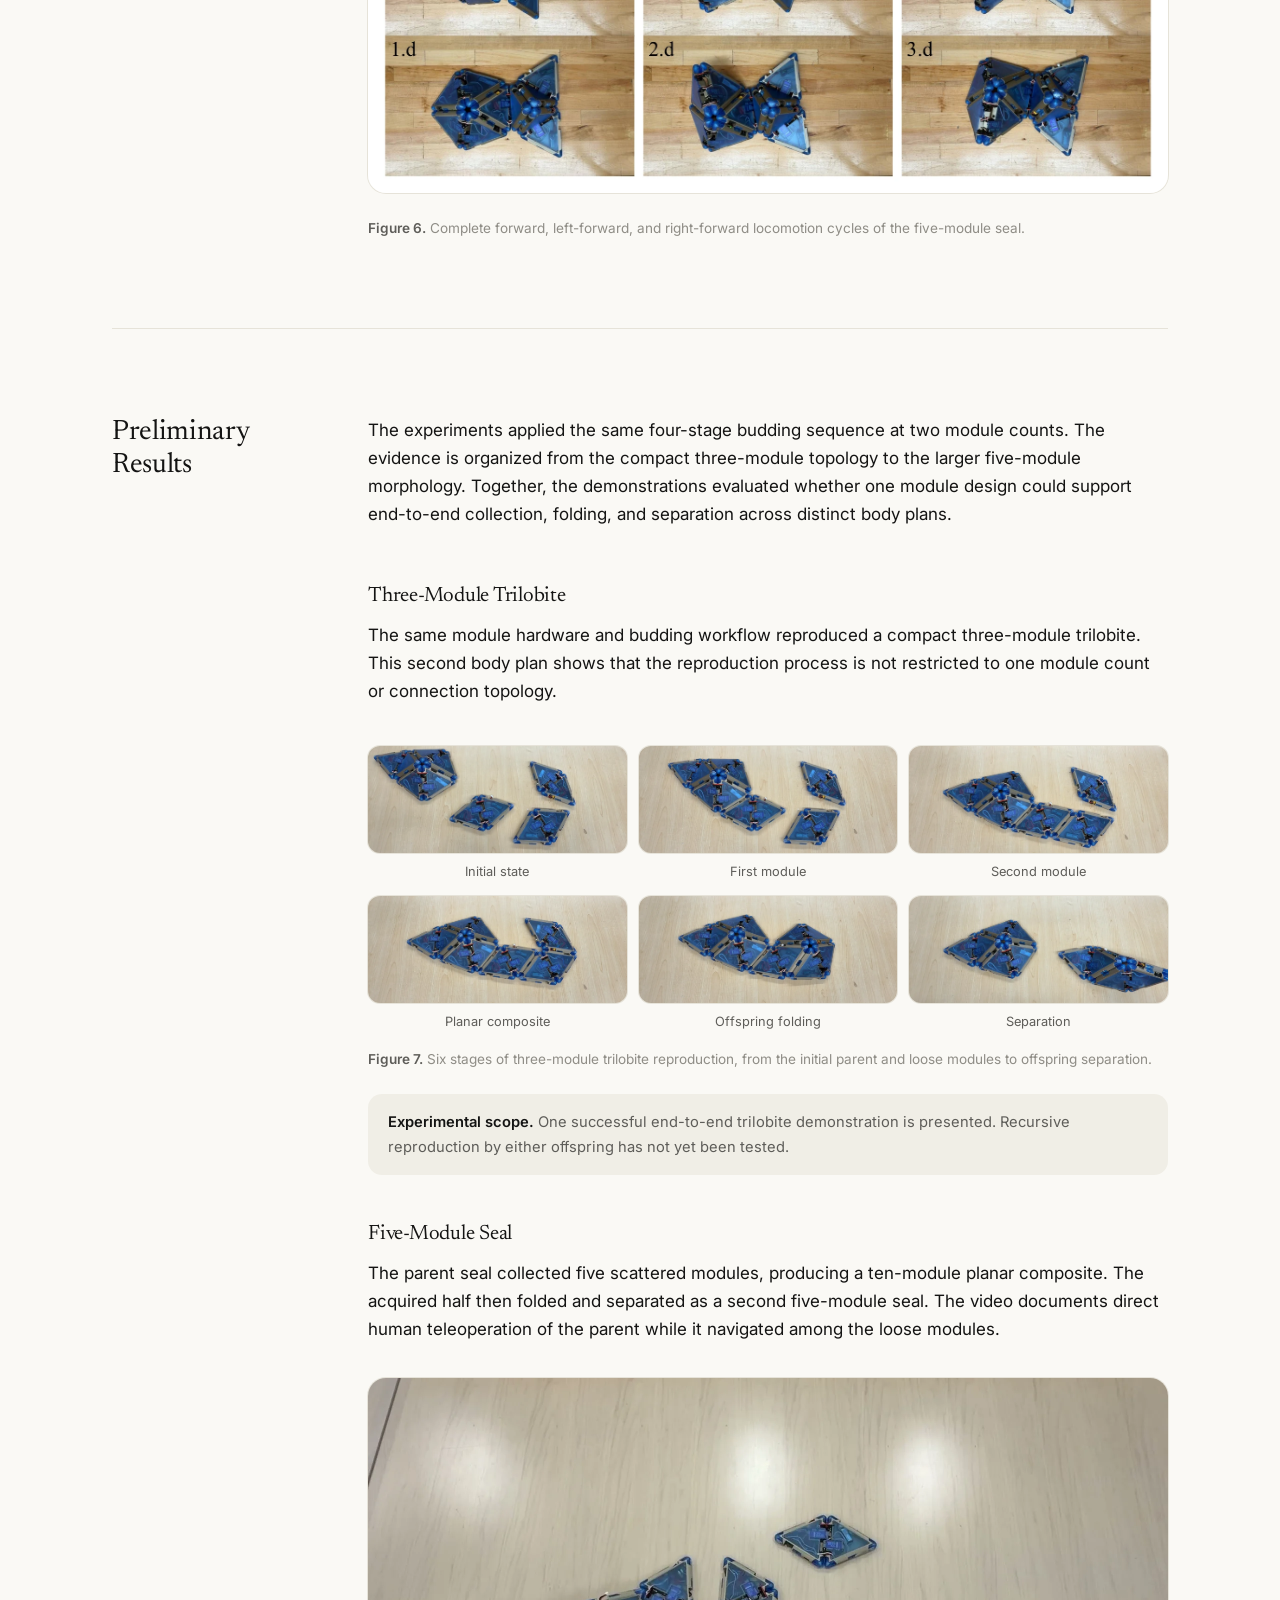
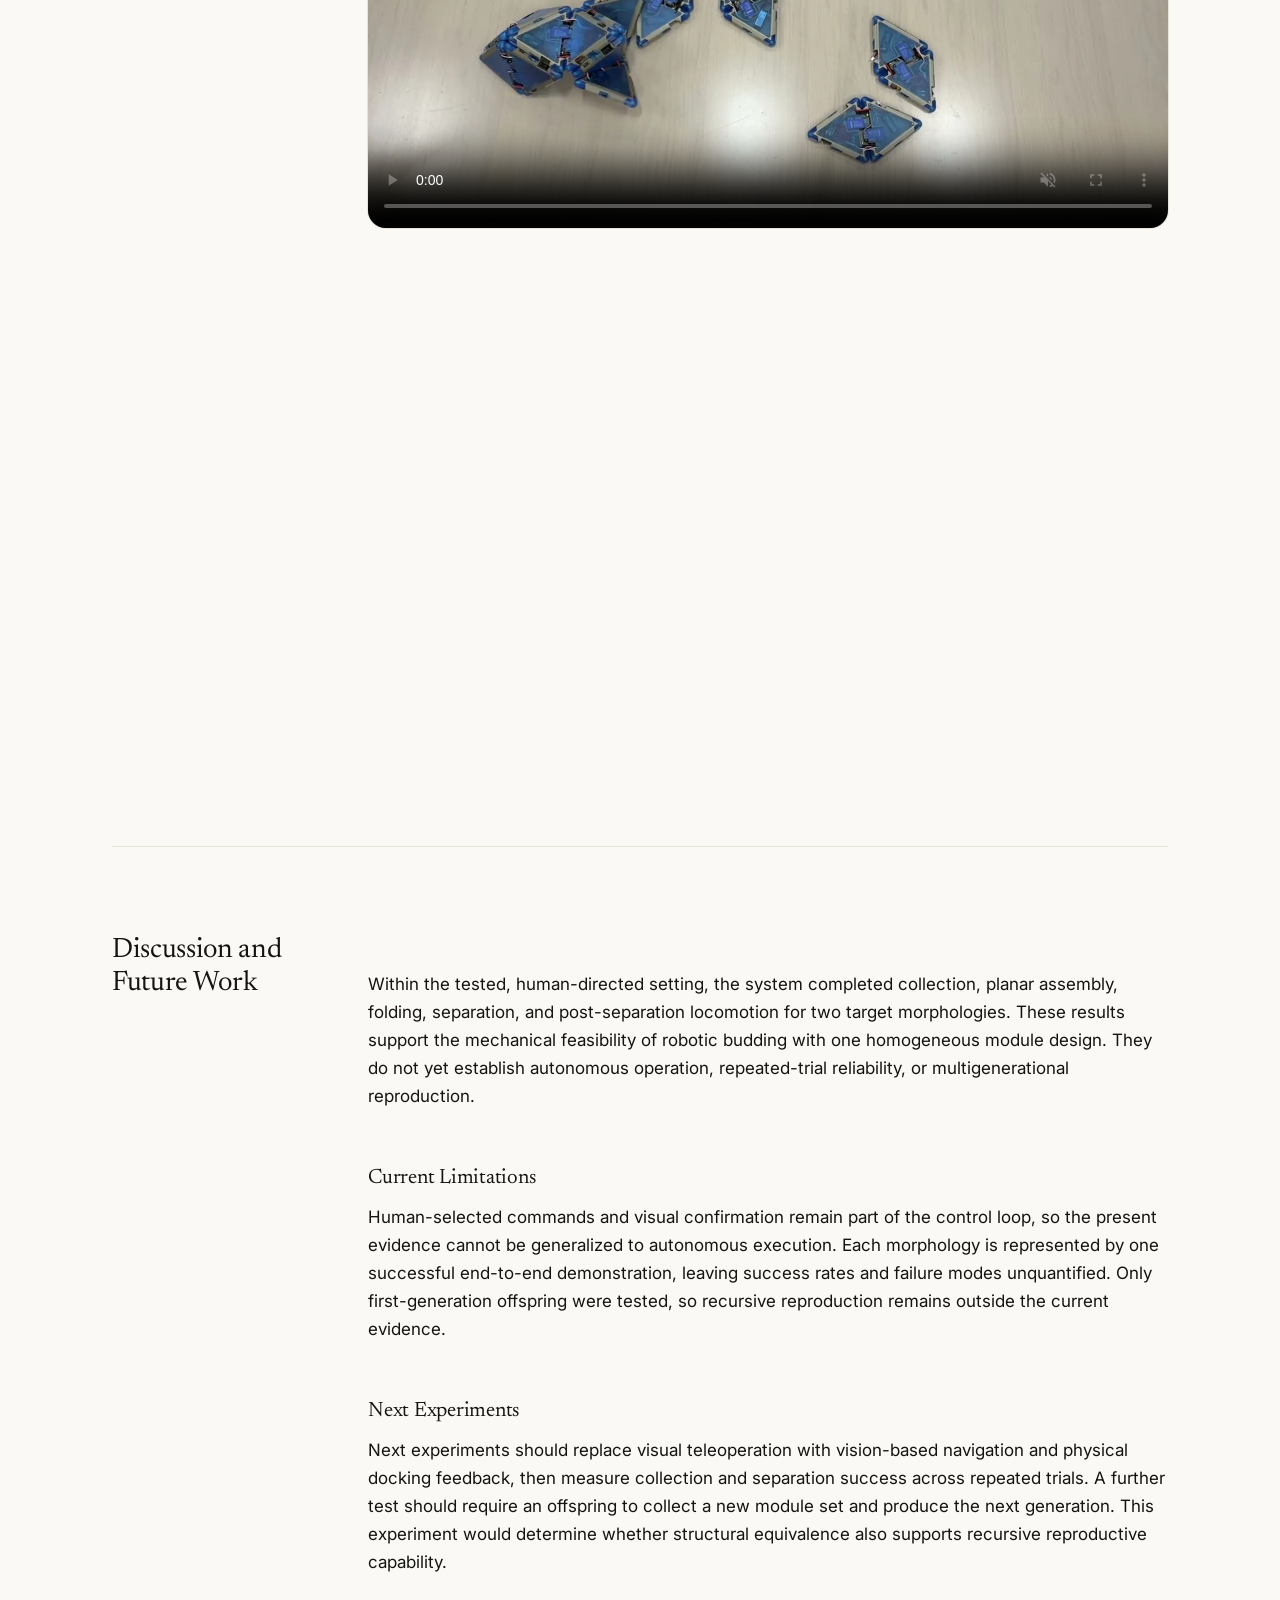
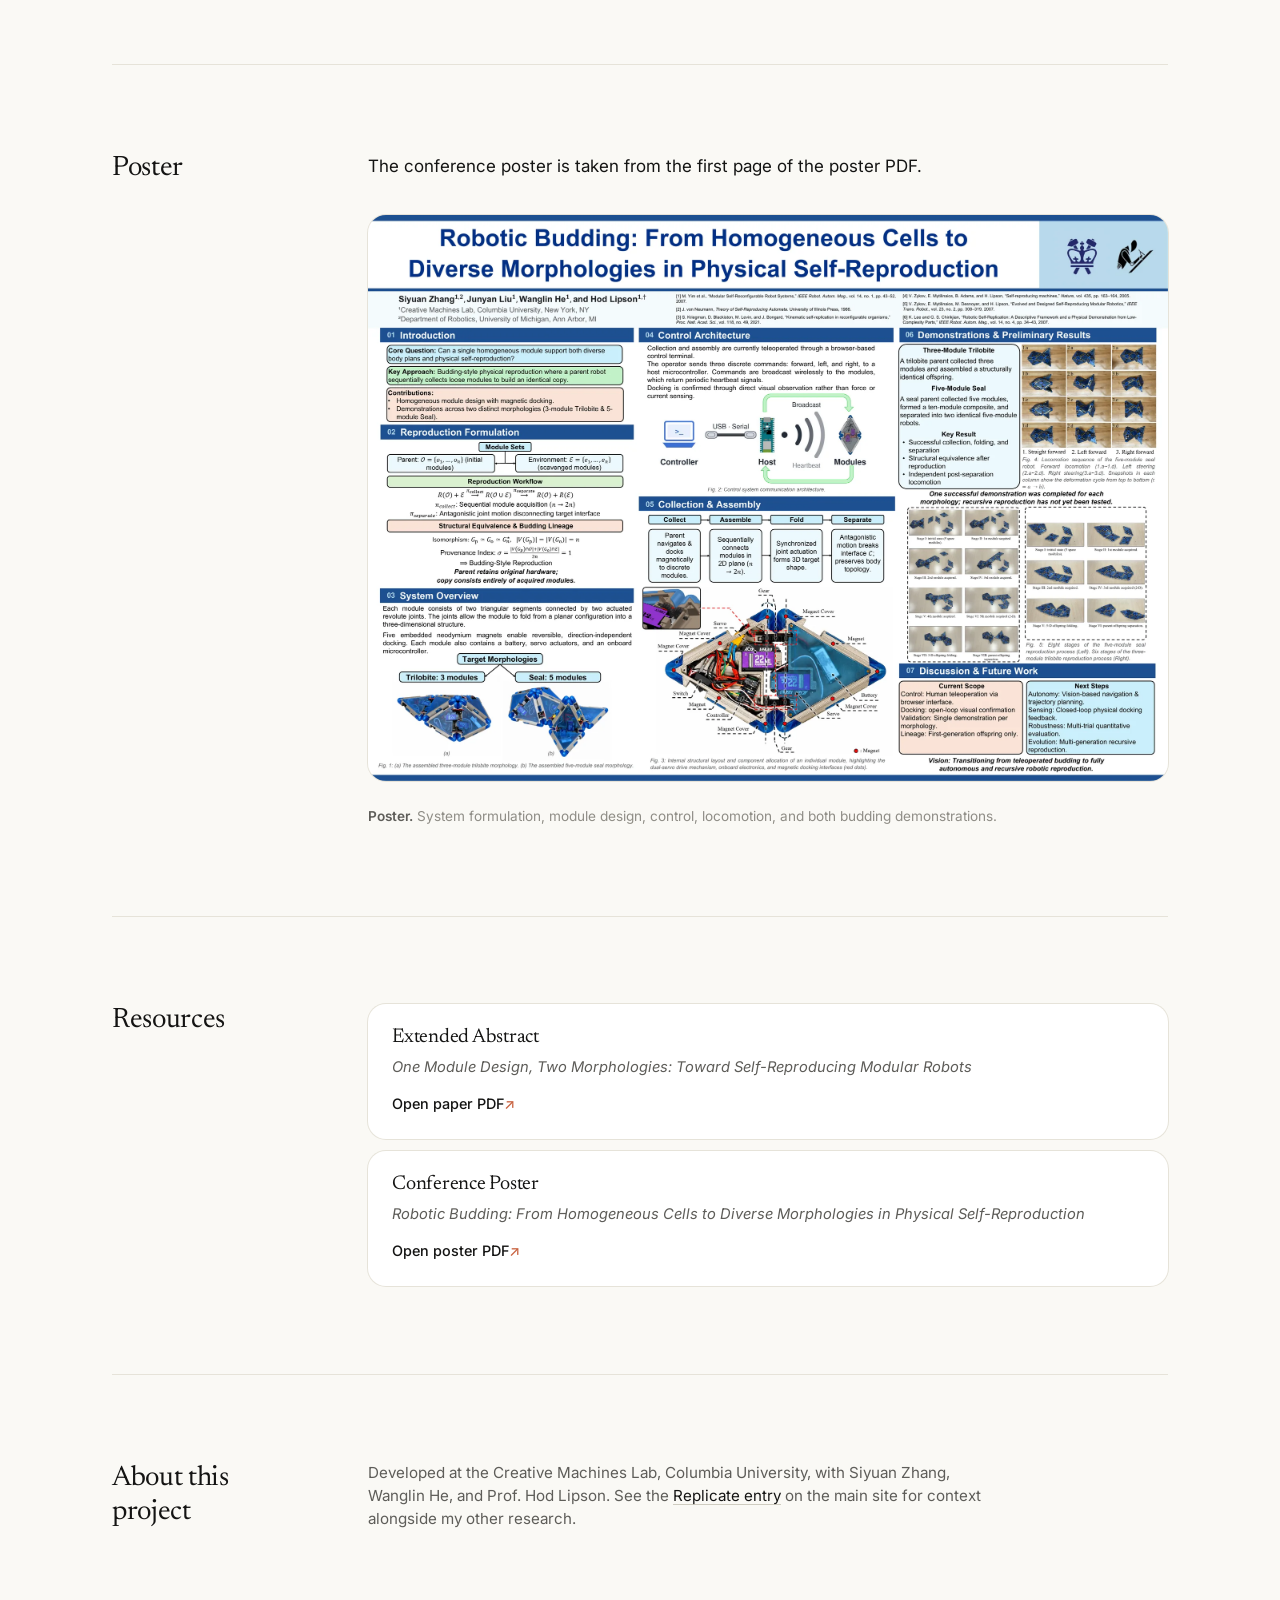
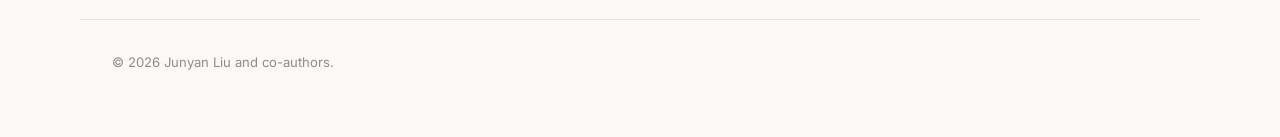
<file: replicate/index.html>
<!DOCTYPE html>
<html lang="en">
<head>
<meta charset="UTF-8">
<meta name="viewport" content="width=device-width, initial-scale=1.0">
<title>Robotic Budding — Junyan Liu</title>
<meta name="description" content="Robotic Budding: From Homogeneous Cells to Diverse Morphologies in Physical Self-Reproduction — project page, Creative Machines Lab, Columbia University.">

<link rel="preconnect" href="https://fonts.googleapis.com">
<link rel="preconnect" href="https://fonts.gstatic.com" crossorigin>
<link href="https://fonts.googleapis.com/css2?family=Newsreader:ital,opsz,wght@0,6..72,300..600;1,6..72,300..600&family=Inter:wght@400;500;600&display=swap" rel="stylesheet">
<script>try{var t=localStorage.getItem("theme");if(t)document.documentElement.dataset.theme=t}catch(e){}</script>
<link rel="stylesheet" href="../assets/style.css">
<link rel="stylesheet" href="style.css">
</head>
<body>

<a class="skip-link" href="#main">Skip to content</a>

<header class="site-nav">
  <div class="nav-inner">
    <a class="nav-mark" href="../index.html">J.L.</a>
    <nav class="nav-links">
      <a href="../index.html#research" class="back-link">← Back to site</a>
    </nav>
    <button class="theme-toggle" aria-label="Toggle dark mode">
      <svg class="icon-moon" viewBox="0 0 24 24" fill="none" stroke="currentColor" stroke-width="1.8" stroke-linecap="round" stroke-linejoin="round" aria-hidden="true"><path d="M20 14.5A8 8 0 0 1 9.5 4a8 8 0 1 0 10.5 10.5z"/></svg>
      <svg class="icon-sun" viewBox="0 0 24 24" fill="none" stroke="currentColor" stroke-width="1.8" stroke-linecap="round" aria-hidden="true"><circle cx="12" cy="12" r="4"/><path d="M12 2v2M12 20v2M4.9 4.9l1.4 1.4M17.7 17.7l1.4 1.4M2 12h2M20 12h2M4.9 19.1l1.4-1.4M17.7 6.3l1.4-1.4"/></svg>
    </button>
  </div>
</header>

<main id="main">

  <section class="paper-hero">
    <h1 class="paper-title">Robotic Budding: From Homogeneous Cells to Diverse Morphologies in Physical Self-Reproduction</h1>
    <p class="paper-authors">
      Siyuan Zhang<sup>1,2</sup>, <strong>Junyan Liu</strong><sup>1</sup>, Wanglin He<sup>1</sup>, Hod Lipson<sup>1,†</sup>
    </p>
    <p class="paper-affiliations">
      <sup>1</sup>Creative Machines Lab, Columbia University &nbsp; &nbsp; <sup>2</sup>Department of Robotics, University of Michigan, Ann Arbor
    </p>
    <div class="hero-links paper-links">
      <a href="../assets/Robotic_Budding__From_Homogeneous_Cells_to_Diverse_Morphologies_in_Physical_Self_Reproduction.pdf" target="_blank" rel="noopener">Paper</a>
      <a href="#poster">Poster</a>
      <a href="#seal-demonstration">Video</a>
      <a href="https://modular-robot-workshop.github.io/iros2026-modular-robot-workshop-site/" target="_blank" rel="noopener">Workshop I</a>
      <a href="https://www.lisglab.com/iros26workshop" target="_blank" rel="noopener">Workshop II</a>
    </div>
  </section>

  <section class="section">
    <div class="section-head"><h2>Abstract</h2></div>
    <p>Physical self-reproduction requires a robot to gather matter, assemble it into a functional body, and separate the resulting offspring without sacrificing its own structure. This work introduces a homogeneous modular platform that demonstrates a budding-style reproduction process across two distinct three-dimensional morphologies. Each diamond-shaped module combines two actuated joints, onboard computation and power, and reversible magnetic docking interfaces.</p>
    <p>A teleoperated parent robot collects scattered modules into a planar composite, folds the acquired modules into a target body, and mechanically separates from a structurally equivalent offspring. The same module design supports a three-module trilobite and a five-module seal, showing that one robotic cell can realize different body plans through module count and connection topology. The experiments establish the mechanical feasibility of collection, assembly, folding, separation, and independent locomotion, while leaving autonomous navigation, closed-loop docking, and recursive reproduction for future work.</p>
  </section>

  <section class="section">
    <div class="section-head"><h2>Research Question and Contribution</h2></div>
    <p>Physical self-reproduction poses a stricter challenge than reconfiguration because a robot must create another functional body while preserving the parent. This project asks whether one homogeneous robotic cell can support distinct body plans and enable a parent to construct an offspring from loose modules in its environment.</p>
    <p>The system addresses this question through robotic budding. The parent retains all of its original modules, while the modules collected from the environment form the offspring. A shared module design is evaluated in a three-module trilobite and a five-module seal, allowing morphology to vary through module count and connection topology rather than hardware redesign.</p>
  </section>

  <section class="section">
    <div class="section-head"><h2>Robotic Budding Framework</h2></div>
    <p>Unlike robotic mitosis, in which an existing body divides its own hardware, robotic budding preserves the parent and builds the offspring entirely from modules gathered from the environment. A parent with <em>n</em> modules sequentially collects <em>n</em> loose modules, forming a temporary planar assembly of <em>2n</em> modules. The acquired half then folds into a three-dimensional body and separates from the parent.</p>
    <div class="process-grid">
      <div class="process-step"><span class="step-num">1</span><h4>Collect</h4><p>The parent approaches one loose module at a time.</p></div>
      <div class="process-step"><span class="step-num">2</span><h4>Assemble</h4><p>Magnetic docking grows a planar composite.</p></div>
      <div class="process-step"><span class="step-num">3</span><h4>Fold</h4><p>Joint motion forms the target three-dimensional body.</p></div>
      <div class="process-step"><span class="step-num">4</span><h4>Separate</h4><p>The offspring detaches while the parent remains intact.</p></div>
    </div>
  </section>

  <section class="section">
    <div class="section-head"><h2>System Design</h2></div>
    <h3>Homogeneous Robotic Cell</h3>
    <p>Each module consists of two triangular segments connected by two revolute joints. Two 22 kgf·cm servo actuators provide the range of motion required to transform a planar assembly into a three-dimensional morphology. An Arduino Nano ESP32 coordinates actuation and wireless communication, while a 7.4 V Li-Po battery supplies onboard power. Five N42 neodymium magnets at each triangular end create reversible, direction-independent docking interfaces.</p>
    <div class="timeline-media"><img src="images/robotic-budding/module-architecture.webp" alt="Internal architecture of the homogeneous robotic module"></div>
    <p class="figure-caption"><strong>Figure 1.</strong> Mechanical and electronic architecture of one homogeneous robotic cell.</p>
    <div class="timeline-media"><img src="images/robotic-budding/gear-drive-closeup.webp" alt="Meshing gear transmission between the two servo-driven module segments"></div>
    <p class="figure-caption"><strong>Figure 2.</strong> Meshing gear transmission between the two servo-driven module segments.</p>
    <div class="timeline-media"><img src="images/robotic-budding/folded-module.webp" alt="A single module folded 90 degrees between its triangular segments"></div>
    <p class="figure-caption"><strong>Figure 3.</strong> A single module folded 90 degrees between its triangular segments.</p>

    <h3>One Module, Two Morphologies</h3>
    <p>The same robotic cell forms two target bodies without changing its mechanical, electrical, or docking design. The trilobite uses three modules, while the seal uses five. Their different body plans arise from module count, connection topology, and joint configuration.</p>
    <div class="figure-row">
      <div>
        <div class="timeline-media"><img src="images/robotic-budding/trilobite.webp" alt="Three-module trilobite morphology"></div>
        <p class="figure-caption"><strong>Figure 4A.</strong> Three-module trilobite morphology.</p>
      </div>
      <div>
        <div class="timeline-media"><img src="images/robotic-budding/seal.webp" alt="Five-module seal morphology"></div>
        <p class="figure-caption"><strong>Figure 4B.</strong> Five-module seal morphology.</p>
      </div>
    </div>
  </section>

  <section class="section">
    <div class="section-head"><h2>Teleoperated Collection and Assembly</h2></div>
    <h3>Control Architecture</h3>
    <p>The current experiments use direct human teleoperation. A browser interface sends forward, left, and right commands to a serial host, which broadcasts them wirelessly to the modules. Periodic heartbeat messages travel in the opposite direction. Docking is confirmed visually rather than through contact, current, or force feedback.</p>
    <div class="timeline-media"><img src="images/robotic-budding/control-architecture.webp" alt="Browser-based teleoperation, serial host, wireless broadcast, heartbeat feedback, and robotic modules"></div>
    <p class="figure-caption"><strong>Figure 5.</strong> Browser-based teleoperation, serial host, wireless broadcast, heartbeat feedback, and robotic modules.</p>

    <h3>Locomotion Primitives</h3>
    <p>Forward, left-forward, and right-forward motion primitives allow the parent to approach each loose module before magnetic docking. The same commands also verify that a separated offspring can move independently after the budding sequence.</p>
    <div class="timeline-media"><img src="images/robotic-budding/seal-locomotion-sequence.webp" alt="Complete forward, left-forward, and right-forward locomotion cycles of the five-module seal"></div>
    <p class="figure-caption"><strong>Figure 6.</strong> Complete forward, left-forward, and right-forward locomotion cycles of the five-module seal.</p>
  </section>

  <section class="section">
    <div class="section-head"><h2>Preliminary Results</h2></div>
    <p>The experiments applied the same four-stage budding sequence at two module counts. The evidence is organized from the compact three-module topology to the larger five-module morphology. Together, the demonstrations evaluated whether one module design could support end-to-end collection, folding, and separation across distinct body plans.</p>

    <h3>Three-Module Trilobite</h3>
    <p>The same module hardware and budding workflow reproduced a compact three-module trilobite. This second body plan shows that the reproduction process is not restricted to one module count or connection topology.</p>
    <div class="stage-grid">
      <div class="stage-item"><div class="timeline-media"><img src="images/robotic-budding/trilobite-stage-1.webp" alt="Trilobite stage I: initial state"></div><p>Initial state</p></div>
      <div class="stage-item"><div class="timeline-media"><img src="images/robotic-budding/trilobite-stage-2.webp" alt="Trilobite stage II: first module"></div><p>First module</p></div>
      <div class="stage-item"><div class="timeline-media"><img src="images/robotic-budding/trilobite-stage-3.webp" alt="Trilobite stage III: second module"></div><p>Second module</p></div>
      <div class="stage-item"><div class="timeline-media"><img src="images/robotic-budding/trilobite-stage-4.webp" alt="Trilobite stage IV: planar composite"></div><p>Planar composite</p></div>
      <div class="stage-item"><div class="timeline-media"><img src="images/robotic-budding/trilobite-stage-5.webp" alt="Trilobite stage V: offspring folding"></div><p>Offspring folding</p></div>
      <div class="stage-item"><div class="timeline-media"><img src="images/robotic-budding/trilobite-stage-6.webp" alt="Trilobite stage VI: separation"></div><p>Separation</p></div>
    </div>
    <p class="figure-caption sequence-caption"><strong>Figure 7.</strong> Six stages of three-module trilobite reproduction, from the initial parent and loose modules to offspring separation.</p>
    <div class="evidence-note"><strong>Experimental scope.</strong> One successful end-to-end trilobite demonstration is presented. Recursive reproduction by either offspring has not yet been tested.</div>

    <h3 id="seal-demonstration">Five-Module Seal</h3>
    <p>The parent seal collected five scattered modules, producing a ten-module planar composite. The acquired half then folded and separated as a second five-module seal. The video documents direct human teleoperation of the parent while it navigated among the loose modules.</p>
    <div class="timeline-media"><video src="images/robotic-budding/five-module-seal-teleoperation.mp4" poster="images/robotic-budding/five-module-seal-video-poster.webp" controls muted playsinline></video></div>
    <p class="figure-caption"><strong>Video 1.</strong> Teleoperated five-module seal robot collecting loose modules.</p>
    <div class="stage-grid">
      <div class="stage-item"><div class="timeline-media"><img src="images/robotic-budding/seal-stage-1.webp" alt="Seal stage I: initial state"></div><p>Initial state</p></div>
      <div class="stage-item"><div class="timeline-media"><img src="images/robotic-budding/seal-stage-2.webp" alt="Seal stage II: first module"></div><p>First module</p></div>
      <div class="stage-item"><div class="timeline-media"><img src="images/robotic-budding/seal-stage-3.webp" alt="Seal stage III: second module"></div><p>Second module</p></div>
      <div class="stage-item"><div class="timeline-media"><img src="images/robotic-budding/seal-stage-4.webp" alt="Seal stage IV: third module"></div><p>Third module</p></div>
      <div class="stage-item"><div class="timeline-media"><img src="images/robotic-budding/seal-stage-5.webp" alt="Seal stage V: fourth module"></div><p>Fourth module</p></div>
      <div class="stage-item"><div class="timeline-media"><img src="images/robotic-budding/seal-stage-6.webp" alt="Seal stage VI: planar composite"></div><p>Planar composite</p></div>
      <div class="stage-item"><div class="timeline-media"><img src="images/robotic-budding/seal-stage-7.webp" alt="Seal stage VII: offspring folding"></div><p>Offspring folding</p></div>
      <div class="stage-item"><div class="timeline-media"><img src="images/robotic-budding/seal-stage-8.webp" alt="Seal stage VIII: separation"></div><p>Separation</p></div>
    </div>
    <p class="figure-caption sequence-caption"><strong>Figure 8.</strong> Eight stages of five-module seal reproduction, including sequential collection, planar assembly, folding, and separation.</p>
    <div class="evidence-note"><strong>Experimental scope.</strong> One successful end-to-end seal demonstration is presented. The current material does not report a statistically characterized success rate.</div>
  </section>

  <section class="section">
    <div class="section-head"><h2>Discussion and Future Work</h2></div>
    <h3>What the Demonstrations Establish</h3>
    <p>Within the tested, human-directed setting, the system completed collection, planar assembly, folding, separation, and post-separation locomotion for two target morphologies. These results support the mechanical feasibility of robotic budding with one homogeneous module design. They do not yet establish autonomous operation, repeated-trial reliability, or multigenerational reproduction.</p>
    <h3>Current Limitations</h3>
    <p>Human-selected commands and visual confirmation remain part of the control loop, so the present evidence cannot be generalized to autonomous execution. Each morphology is represented by one successful end-to-end demonstration, leaving success rates and failure modes unquantified. Only first-generation offspring were tested, so recursive reproduction remains outside the current evidence.</p>
    <h3>Next Experiments</h3>
    <p>Next experiments should replace visual teleoperation with vision-based navigation and physical docking feedback, then measure collection and separation success across repeated trials. A further test should require an offspring to collect a new module set and produce the next generation. This experiment would determine whether structural equivalence also supports recursive reproductive capability.</p>
  </section>

  <section id="poster" class="section">
    <div class="section-head"><h2>Poster</h2></div>
    <p>The conference poster is taken from the first page of the poster PDF.</p>
    <div class="timeline-media"><img src="images/robotic-budding/poster-overview.webp" alt="First page of the Robotic Budding conference poster"></div>
    <p class="figure-caption"><strong>Poster.</strong> System formulation, module design, control, locomotion, and both budding demonstrations.</p>
  </section>

  <section class="section">
    <div class="section-head"><h2>Resources</h2></div>
    <ul class="resource-list">
      <li>
        <h3>Extended Abstract</h3>
        <p><em>One Module Design, Two Morphologies: Toward Self-Reproducing Modular Robots</em></p>
        <a href="../assets/Robotic_Budding__From_Homogeneous_Cells_to_Diverse_Morphologies_in_Physical_Self_Reproduction.pdf" target="_blank" rel="noopener">Open paper PDF</a>
      </li>
      <li>
        <h3>Conference Poster</h3>
        <p><em>Robotic Budding: From Homogeneous Cells to Diverse Morphologies in Physical Self-Reproduction</em></p>
        <a href="../assets/robotic-budding-poster.pdf" target="_blank" rel="noopener">Open poster PDF</a>
      </li>
    </ul>
  </section>

  <section class="section contact">
    <div class="section-head"><h2>About this project</h2></div>
    <p class="credit-note">Developed at the Creative Machines Lab, Columbia University, with Siyuan Zhang, Wanglin He, and Prof. Hod Lipson. See the <a href="../index.html#research">Replicate entry</a> on the main site for context alongside my other research.</p>
  </section>

</main>

<footer class="site-footer">
  <p>&copy; <span id="year">2026</span> Junyan Liu and co-authors.</p>
</footer>

<script src="../assets/script.js"></script>
</body>
</html>
</file>
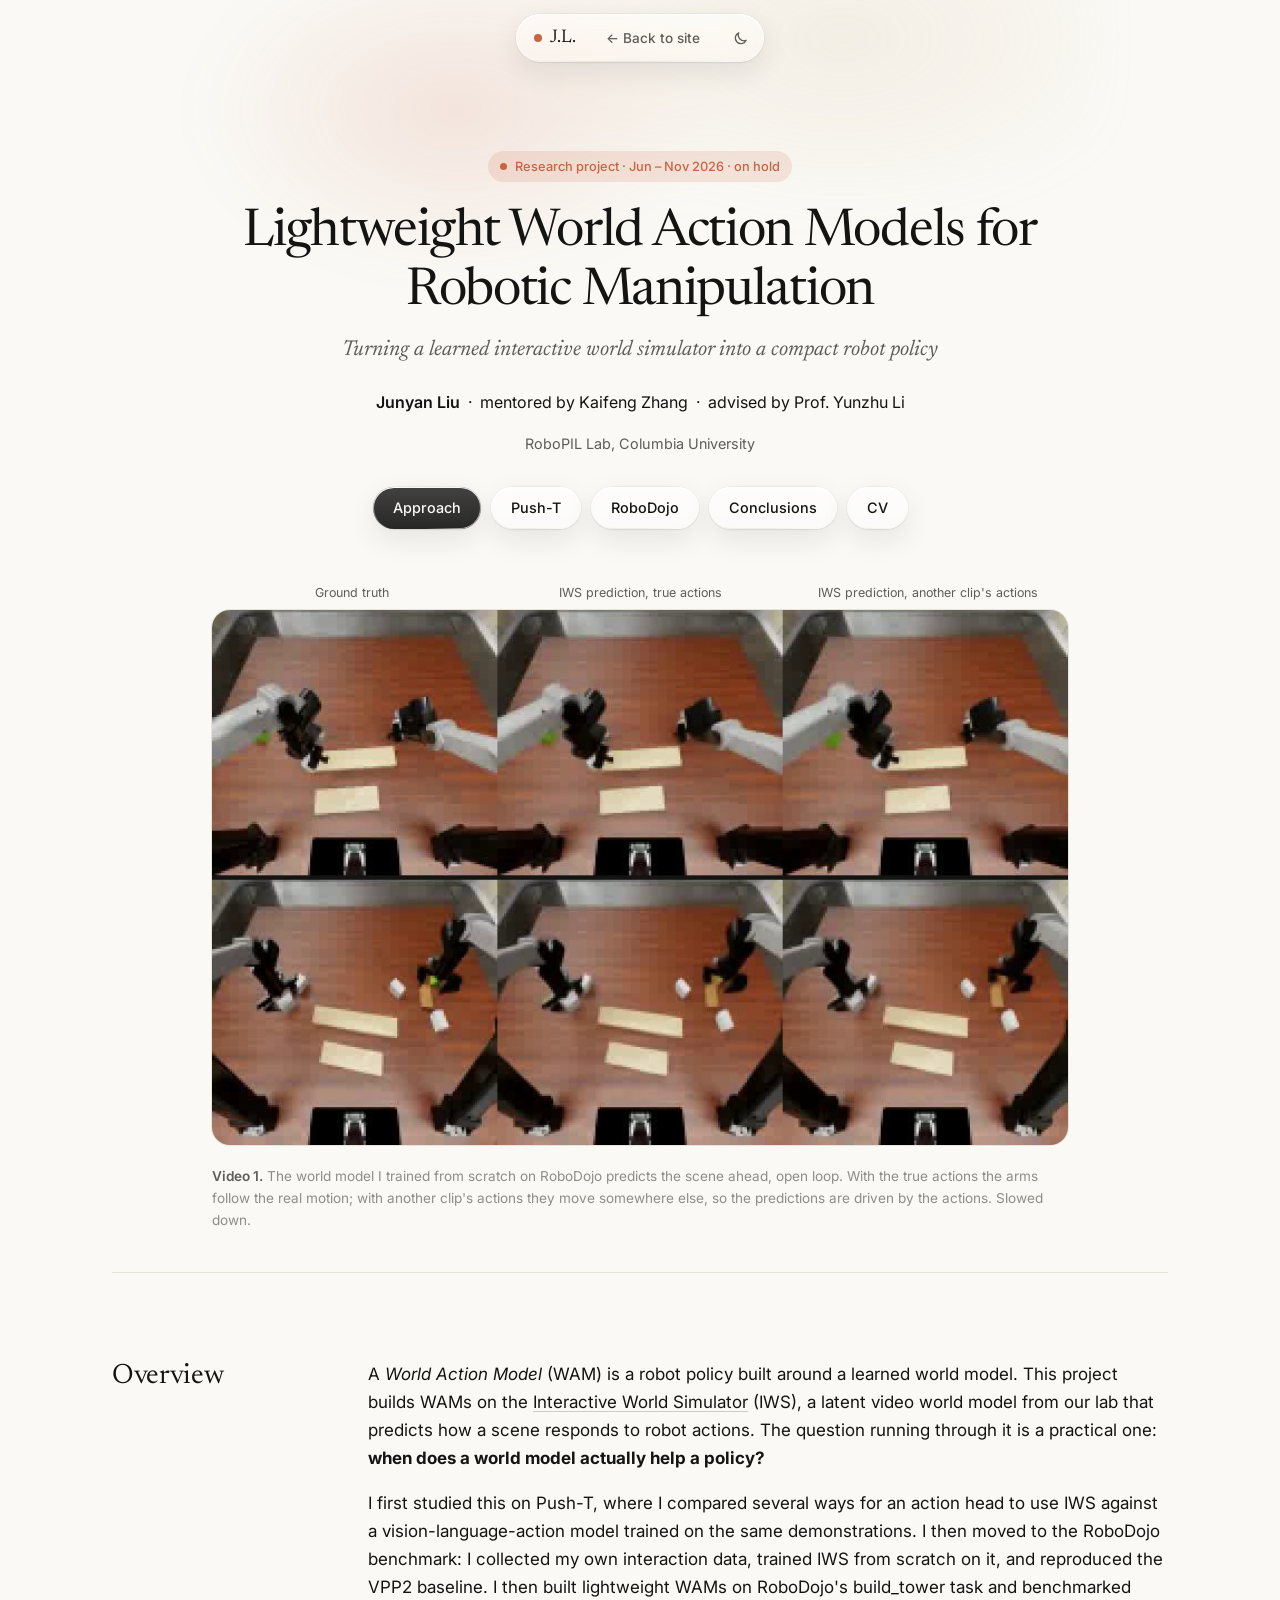
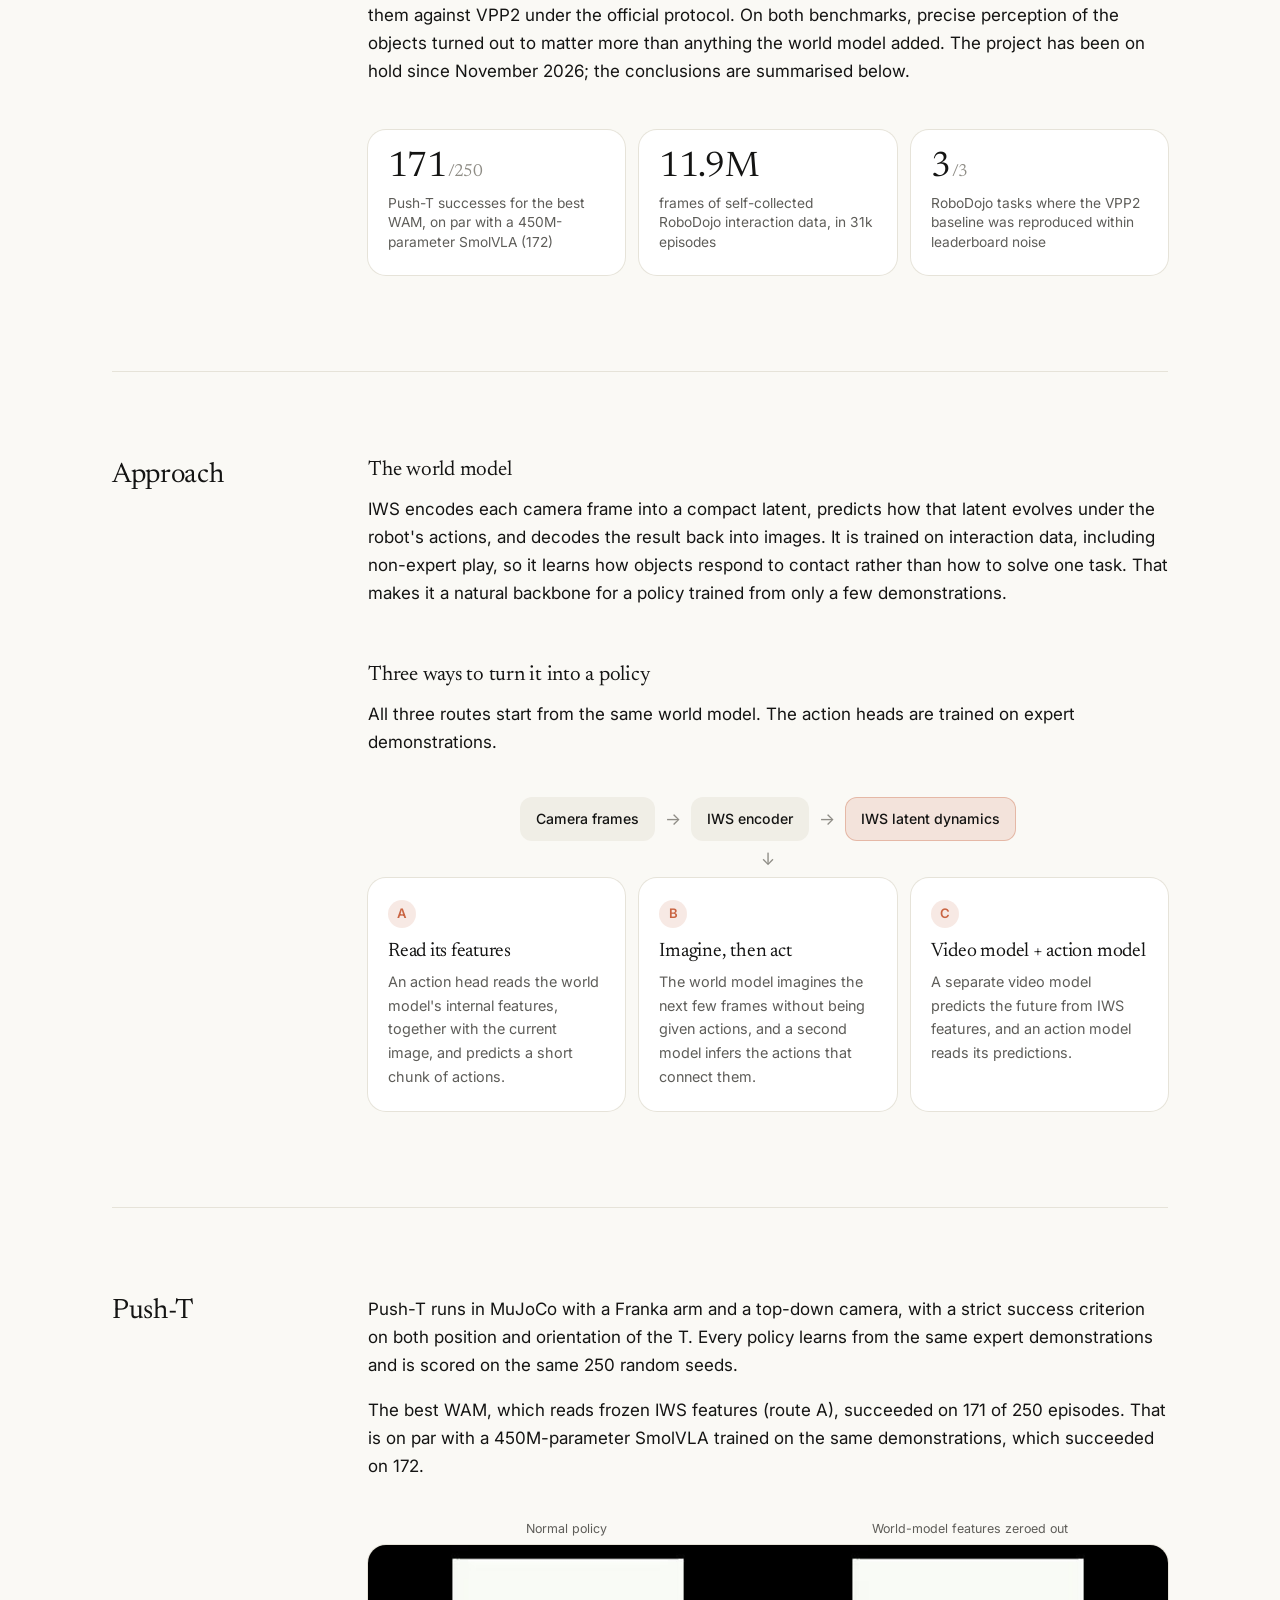
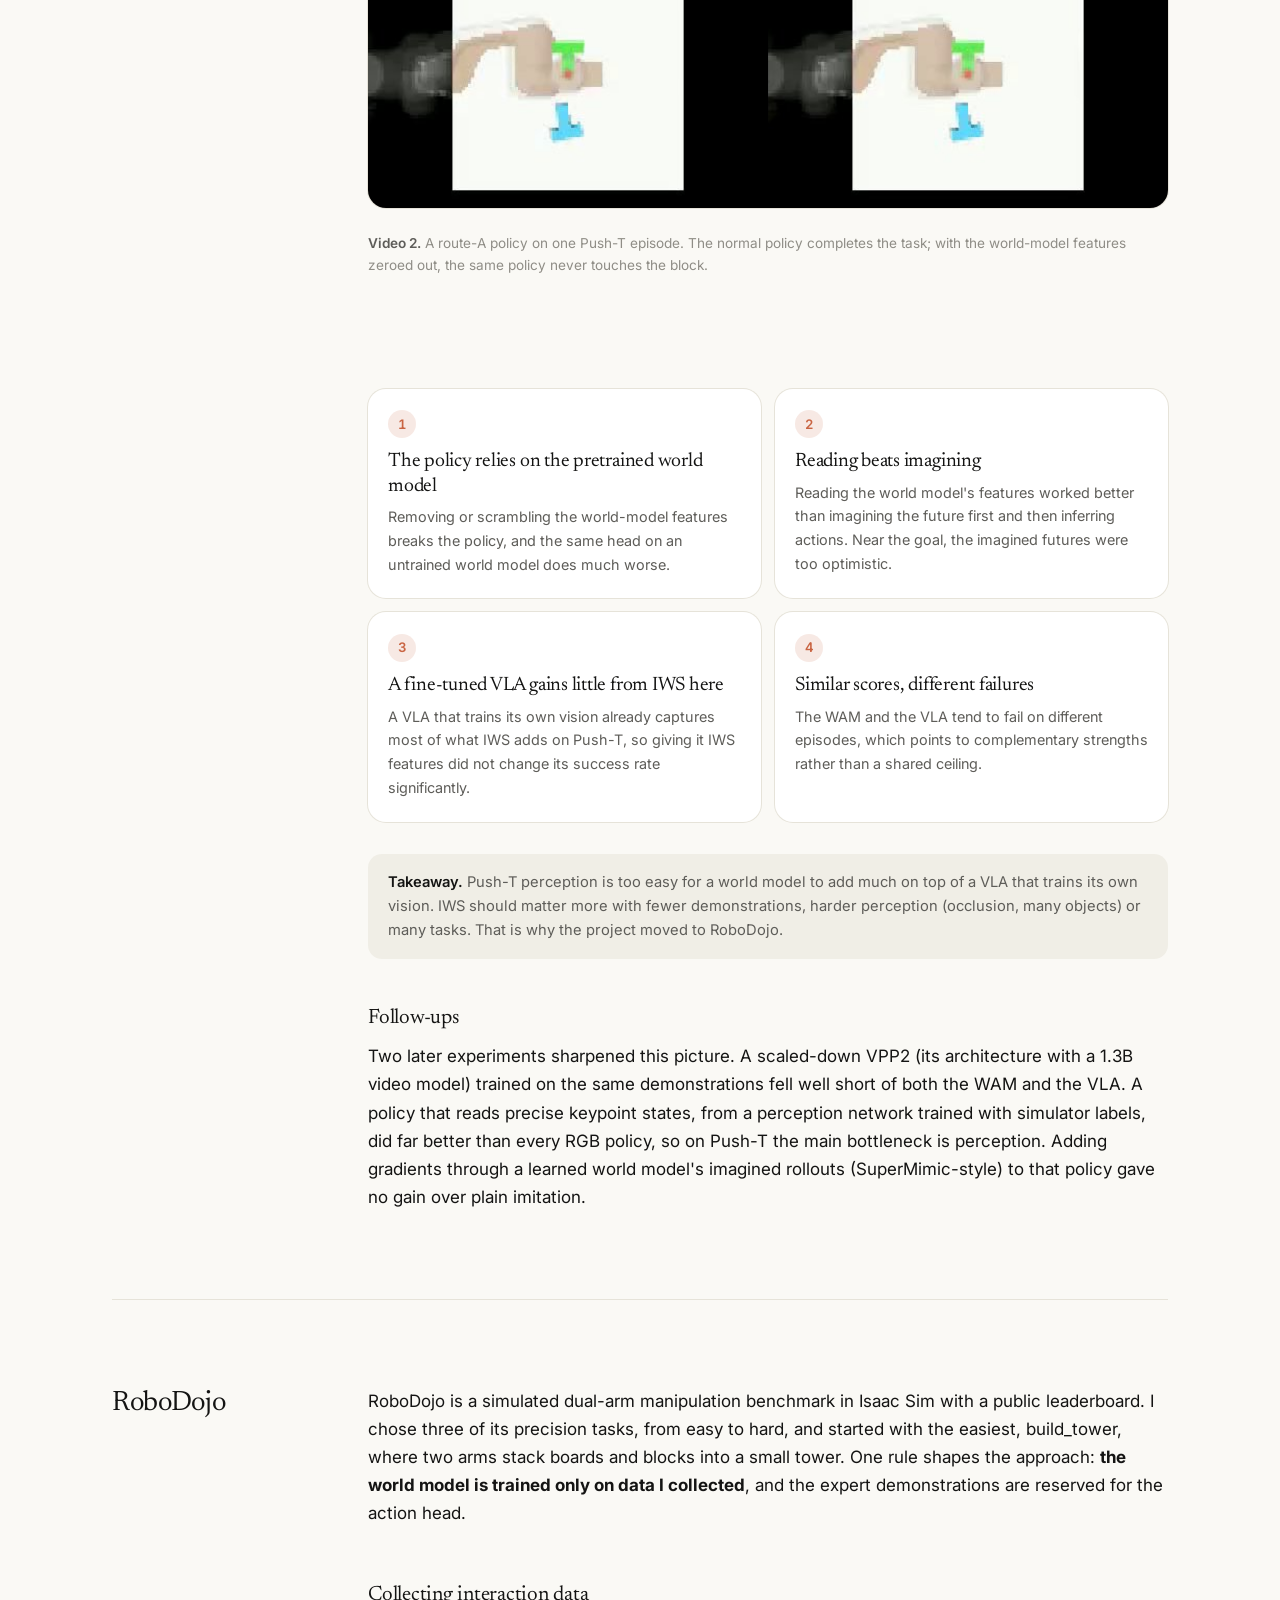
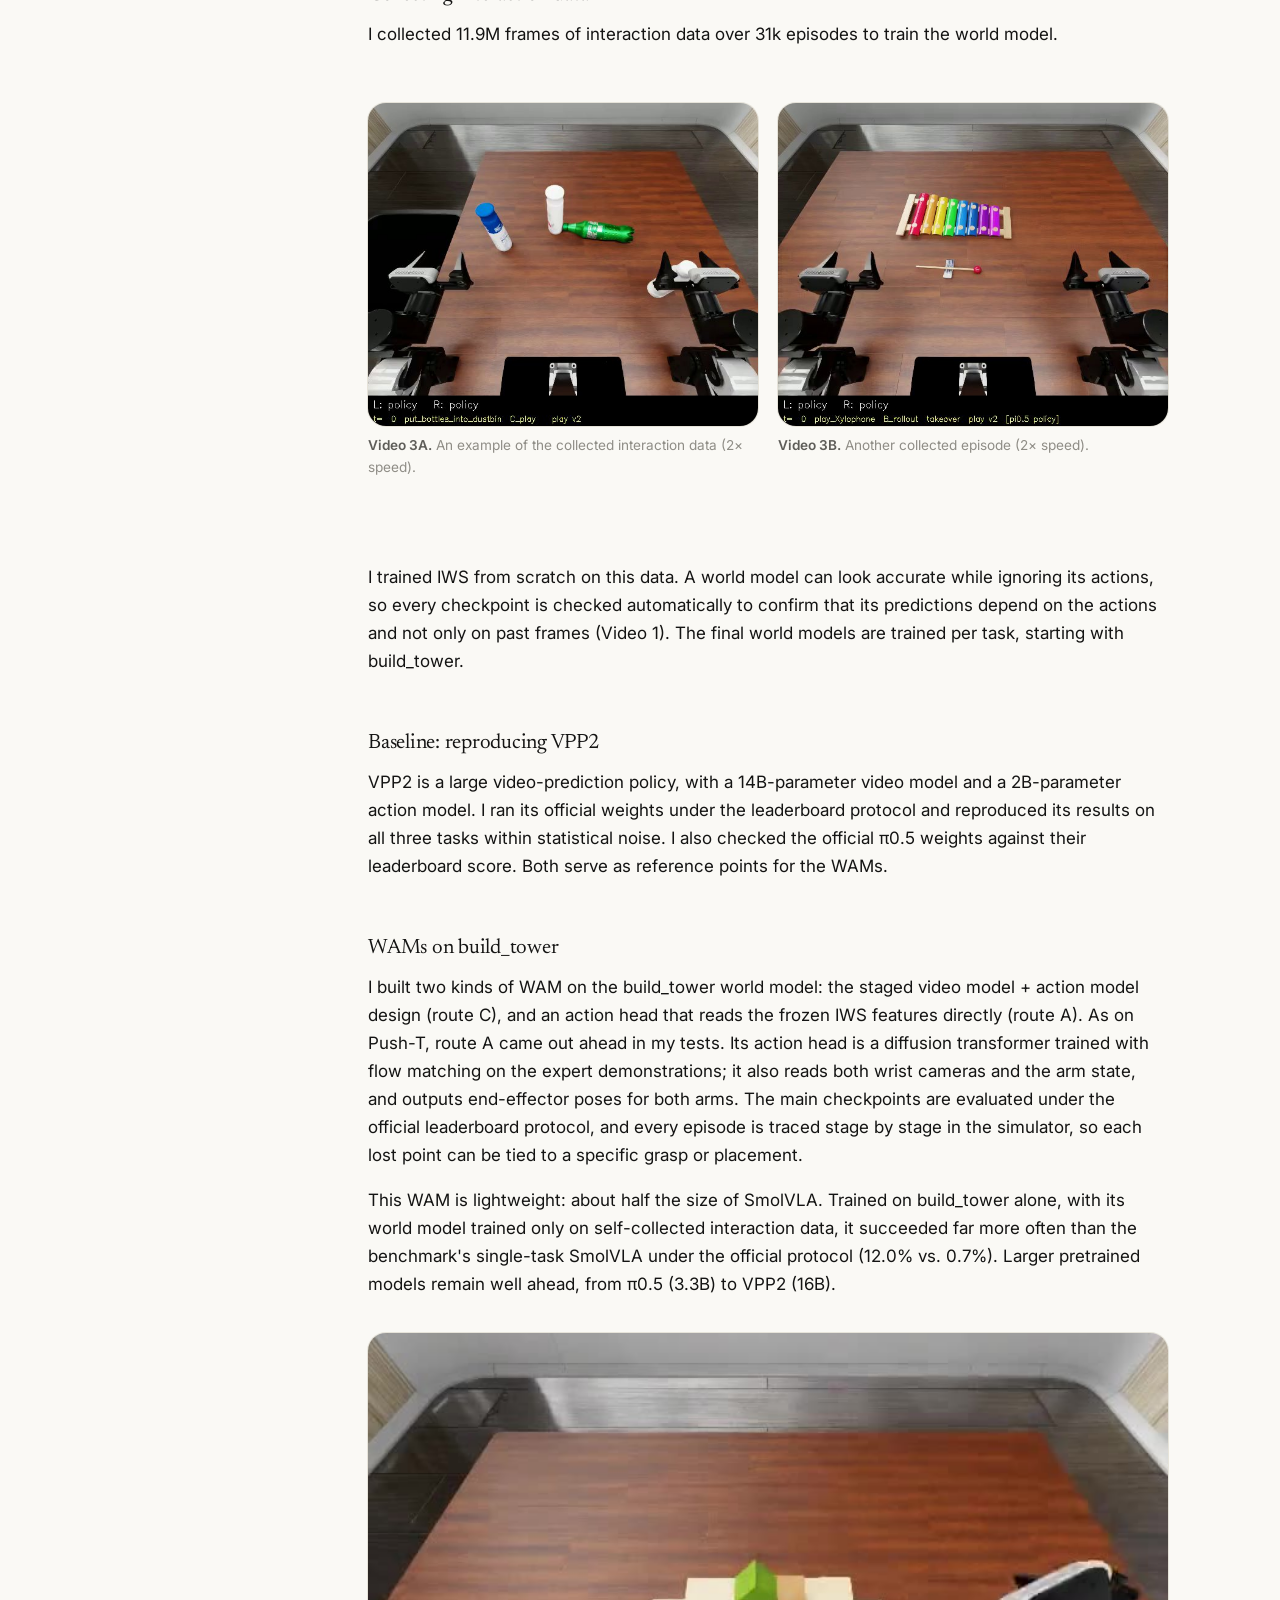
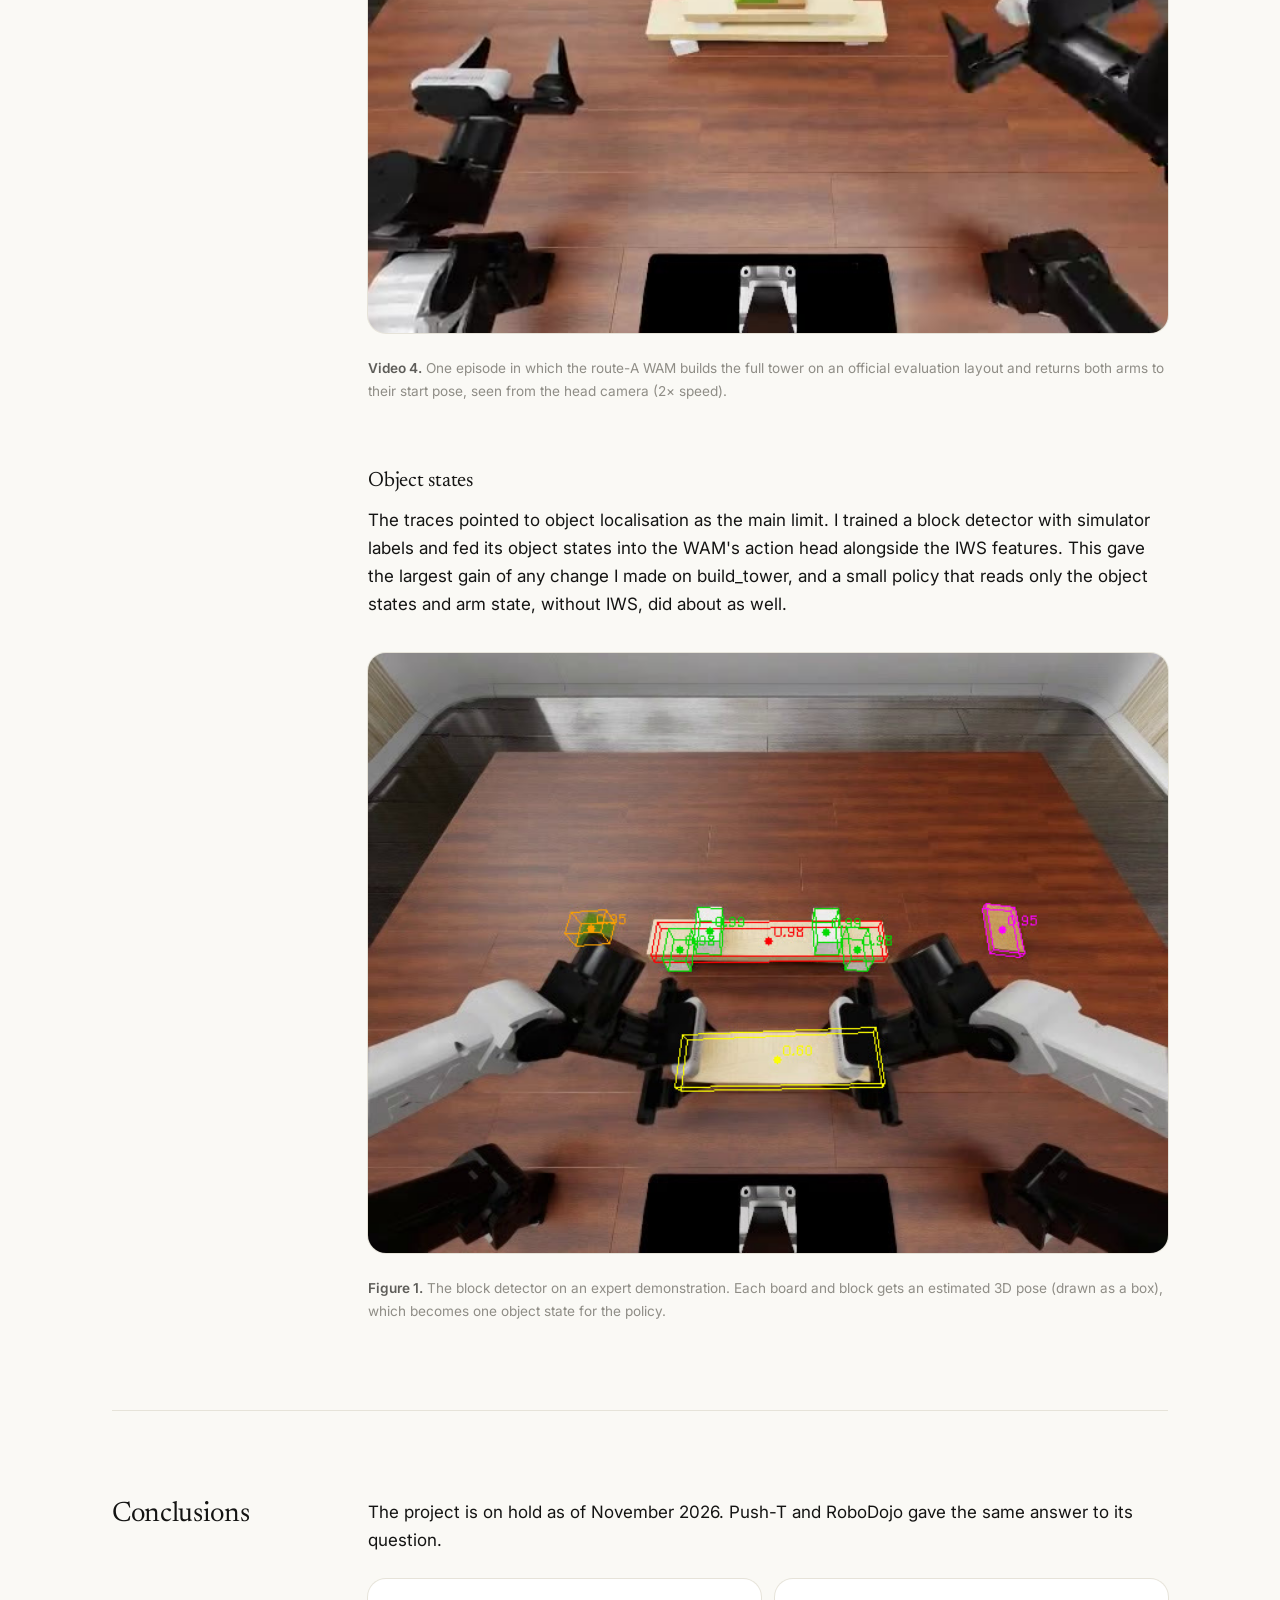
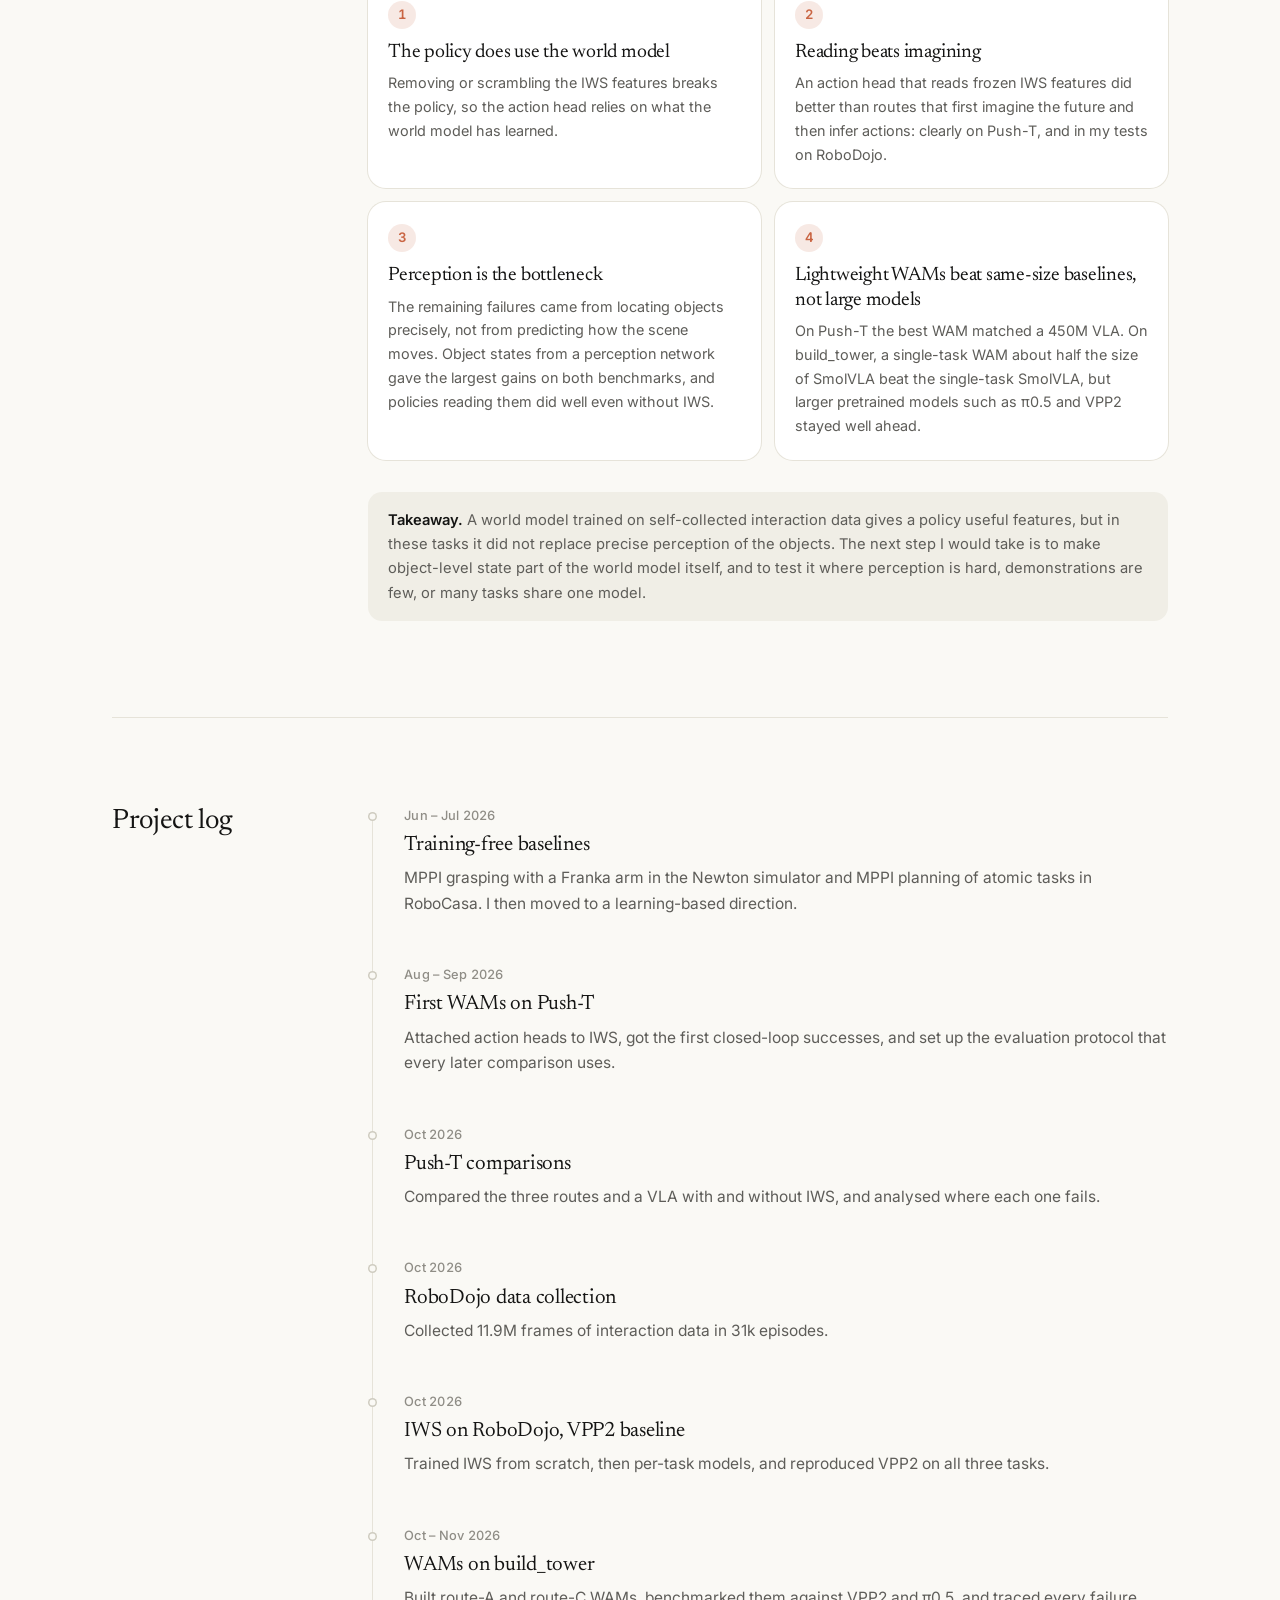
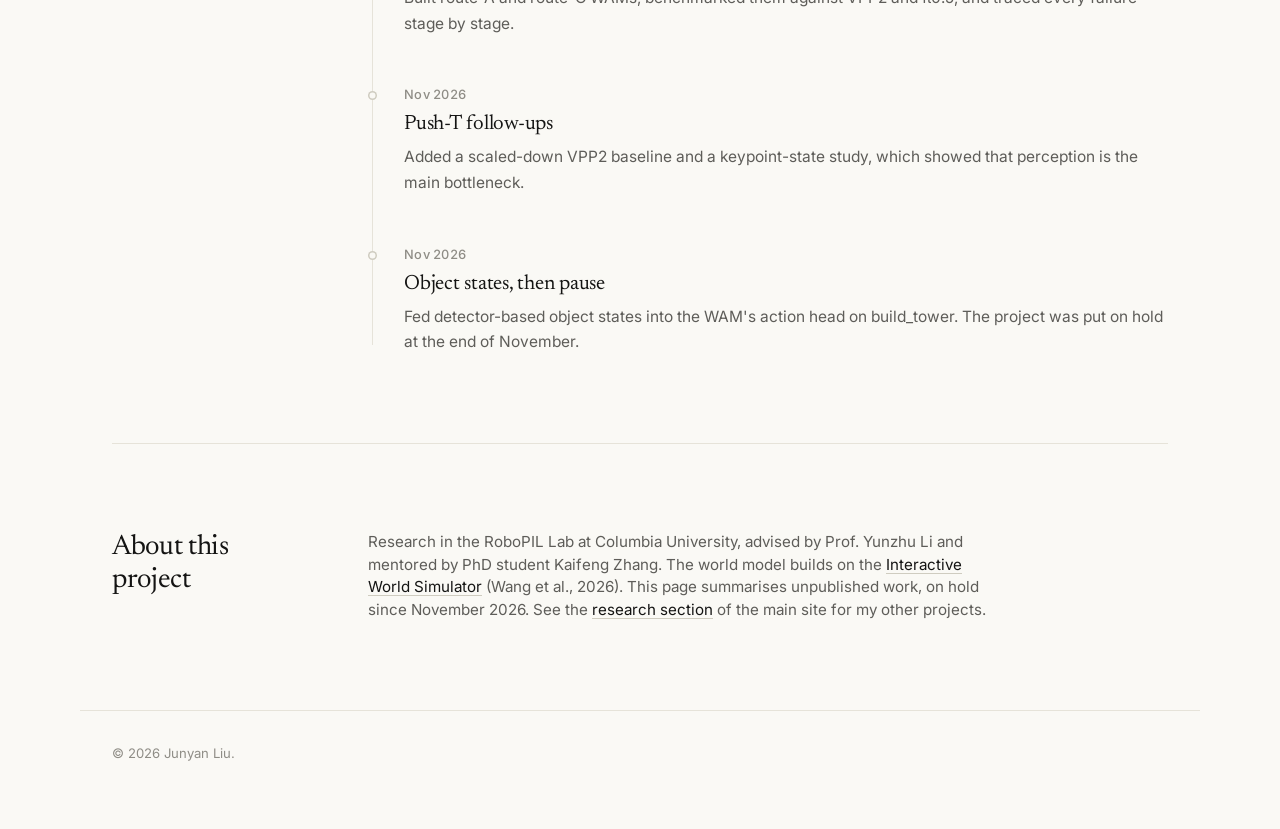
<file: wam/index.html>
<!DOCTYPE html>
<html lang="en">
<head>
<meta charset="UTF-8">
<meta name="viewport" content="width=device-width, initial-scale=1.0">
<title>Lightweight World Action Models — Junyan Liu</title>
<meta name="description" content="Lightweight World Action Models for robotic manipulation built on the Interactive World Simulator — Push-T studies and the RoboDojo benchmark. Research project (Jun – Nov 2026), RoboPIL Lab, Columbia University.">

<link rel="preconnect" href="https://fonts.googleapis.com">
<link rel="preconnect" href="https://fonts.gstatic.com" crossorigin>
<link href="https://fonts.googleapis.com/css2?family=Newsreader:ital,opsz,wght@0,6..72,300..600;1,6..72,300..600&family=Inter:wght@400;500;600&display=swap" rel="stylesheet">
<script>try{var t=localStorage.getItem("theme");if(t)document.documentElement.dataset.theme=t}catch(e){}</script>
<link rel="stylesheet" href="../assets/style.css">
<link rel="stylesheet" href="style.css">
</head>
<body>

<a class="skip-link" href="#main">Skip to content</a>

<header class="site-nav">
  <div class="nav-inner">
    <a class="nav-mark" href="../index.html">J.L.</a>
    <nav class="nav-links">
      <a href="../index.html#research" class="back-link">← Back to site</a>
    </nav>
    <button class="theme-toggle" aria-label="Toggle dark mode">
      <svg class="icon-moon" viewBox="0 0 24 24" fill="none" stroke="currentColor" stroke-width="1.8" stroke-linecap="round" stroke-linejoin="round" aria-hidden="true"><path d="M20 14.5A8 8 0 0 1 9.5 4a8 8 0 1 0 10.5 10.5z"/></svg>
      <svg class="icon-sun" viewBox="0 0 24 24" fill="none" stroke="currentColor" stroke-width="1.8" stroke-linecap="round" aria-hidden="true"><circle cx="12" cy="12" r="4"/><path d="M12 2v2M12 20v2M4.9 4.9l1.4 1.4M17.7 17.7l1.4 1.4M2 12h2M20 12h2M4.9 19.1l1.4-1.4M17.7 6.3l1.4-1.4"/></svg>
    </button>
  </div>
</header>

<main id="main">

  <section class="paper-hero">
    <p class="status-chip">Research project · Jun – Nov 2026 · on hold</p>
    <h1 class="paper-title">Lightweight World Action Models for Robotic Manipulation</h1>
    <p class="paper-subtitle">Turning a learned interactive world simulator into a compact robot policy</p>
    <p class="paper-authors">
      <strong>Junyan Liu</strong> &nbsp;·&nbsp; mentored by Kaifeng Zhang &nbsp;·&nbsp; advised by Prof. Yunzhu Li
    </p>
    <p class="paper-affiliations">RoboPIL Lab, Columbia University</p>
    <div class="hero-links paper-links">
      <a href="#approach">Approach</a>
      <a href="#pusht">Push-T</a>
      <a href="#robodojo">RoboDojo</a>
      <a href="#conclusions">Conclusions</a>
      <a href="../assets/cv.pdf" target="_blank" rel="noopener">CV</a>
    </div>
  </section>

  <div class="teaser">
    <div class="video-cols" aria-hidden="true">
      <span>Ground truth</span>
      <span>IWS prediction, true actions</span>
      <span>IWS prediction, another clip's actions</span>
    </div>
    <div class="timeline-media fit">
      <video src="media/robodojo-iws-rollout.mp4" poster="media/robodojo-iws-rollout-poster.jpg" autoplay muted loop playsinline preload="metadata" aria-label="Two RoboDojo clips: real frames, the world model's prediction from the true actions, and its prediction from another clip's actions"></video>
    </div>
    <p class="figure-caption"><strong>Video 1.</strong> The world model I trained from scratch on RoboDojo predicts the scene ahead, open loop. With the true actions the arms follow the real motion; with another clip's actions they move somewhere else, so the predictions are driven by the actions. Slowed down.</p>
  </div>

  <section class="section">
    <div class="section-head"><h2>Overview</h2></div>
    <p>A <em>World Action Model</em> (WAM) is a robot policy built around a learned world model. This project builds WAMs on the <a href="https://arxiv.org/abs/2603.08546" target="_blank" rel="noopener">Interactive World Simulator</a> (IWS), a latent video world model from our lab that predicts how a scene responds to robot actions. The question running through it is a practical one: <strong>when does a world model actually help a policy?</strong></p>
    <p>I first studied this on Push-T, where I compared several ways for an action head to use IWS against a vision-language-action model trained on the same demonstrations. I then moved to the RoboDojo benchmark: I collected my own interaction data, trained IWS from scratch on it, and reproduced the VPP2 baseline. I then built lightweight WAMs on RoboDojo's build_tower task and benchmarked them against VPP2 under the official protocol. On both benchmarks, precise perception of the objects turned out to matter more than anything the world model added. The project has been on hold since November 2026; the conclusions are summarised below.</p>
    <div class="stat-row">
      <div class="stat">
        <span class="stat-num">171<small>/250</small></span>
        <span class="stat-label">Push-T successes for the best WAM, on par with a 450M-parameter SmolVLA (172)</span>
      </div>
      <div class="stat">
        <span class="stat-num">11.9M</span>
        <span class="stat-label">frames of self-collected RoboDojo interaction data, in 31k episodes</span>
      </div>
      <div class="stat">
        <span class="stat-num">3<small>/3</small></span>
        <span class="stat-label">RoboDojo tasks where the VPP2 baseline was reproduced within leaderboard noise</span>
      </div>
    </div>
  </section>

  <section id="approach" class="section">
    <div class="section-head"><h2>Approach</h2></div>
    <h3>The world model</h3>
    <p>IWS encodes each camera frame into a compact latent, predicts how that latent evolves under the robot's actions, and decodes the result back into images. It is trained on interaction data, including non-expert play, so it learns how objects respond to contact rather than how to solve one task. That makes it a natural backbone for a policy trained from only a few demonstrations.</p>

    <h3>Three ways to turn it into a policy</h3>
    <p>All three routes start from the same world model. The action heads are trained on expert demonstrations.</p>
    <div class="pipeline" aria-hidden="true">
      <span class="node">Camera frames</span>
      <span class="arrow">→</span>
      <span class="node">IWS encoder</span>
      <span class="arrow">→</span>
      <span class="node node-strong">IWS latent dynamics</span>
      <span class="arrow arrow-down">↓</span>
    </div>
    <div class="route-grid">
      <div class="route">
        <span class="route-tag">A</span>
        <h4>Read its features</h4>
        <p>An action head reads the world model's internal features, together with the current image, and predicts a short chunk of actions.</p>
      </div>
      <div class="route">
        <span class="route-tag">B</span>
        <h4>Imagine, then act</h4>
        <p>The world model imagines the next few frames without being given actions, and a second model infers the actions that connect them.</p>
      </div>
      <div class="route">
        <span class="route-tag">C</span>
        <h4>Video model + action model</h4>
        <p>A separate video model predicts the future from IWS features, and an action model reads its predictions.</p>
      </div>
    </div>
  </section>

  <section id="pusht" class="section">
    <div class="section-head"><h2>Push-T</h2></div>
    <p>Push-T runs in MuJoCo with a Franka arm and a top-down camera, with a strict success criterion on both position and orientation of the T. Every policy learns from the same expert demonstrations and is scored on the same 250 random seeds.</p>
    <p>The best WAM, which reads frozen IWS features (route A), succeeded on 171 of 250 episodes. That is on par with a 450M-parameter SmolVLA trained on the same demonstrations, which succeeded on 172.</p>

    <div class="video-cols two" aria-hidden="true">
      <span>Normal policy</span>
      <span>World-model features zeroed out</span>
    </div>
    <div class="timeline-media fit">
      <video src="media/pusht-feature-ablation.mp4" poster="media/pusht-feature-ablation-poster.jpg" autoplay muted loop playsinline preload="metadata" aria-label="Push-T episode: normal policy succeeds, the same policy with the world-model features zeroed out never touches the block"></video>
    </div>
    <p class="figure-caption"><strong>Video 2.</strong> A route-A policy on one Push-T episode. The normal policy completes the task; with the world-model features zeroed out, the same policy never touches the block.</p>

    <h3>What Push-T taught me</h3>
    <div class="finding-grid">
      <div class="finding">
        <span class="step-num">1</span>
        <h4>The policy relies on the pretrained world model</h4>
        <p>Removing or scrambling the world-model features breaks the policy, and the same head on an untrained world model does much worse.</p>
      </div>
      <div class="finding">
        <span class="step-num">2</span>
        <h4>Reading beats imagining</h4>
        <p>Reading the world model's features worked better than imagining the future first and then inferring actions. Near the goal, the imagined futures were too optimistic.</p>
      </div>
      <div class="finding">
        <span class="step-num">3</span>
        <h4>A fine-tuned VLA gains little from IWS here</h4>
        <p>A VLA that trains its own vision already captures most of what IWS adds on Push-T, so giving it IWS features did not change its success rate significantly.</p>
      </div>
      <div class="finding">
        <span class="step-num">4</span>
        <h4>Similar scores, different failures</h4>
        <p>The WAM and the VLA tend to fail on different episodes, which points to complementary strengths rather than a shared ceiling.</p>
      </div>
    </div>
    <div class="evidence-note"><strong>Takeaway.</strong> Push-T perception is too easy for a world model to add much on top of a VLA that trains its own vision. IWS should matter more with fewer demonstrations, harder perception (occlusion, many objects) or many tasks. That is why the project moved to RoboDojo.</div>

    <h3>Follow-ups</h3>
    <p>Two later experiments sharpened this picture. A scaled-down VPP2 (its architecture with a 1.3B video model) trained on the same demonstrations fell well short of both the WAM and the VLA. A policy that reads precise keypoint states, from a perception network trained with simulator labels, did far better than every RGB policy, so on Push-T the main bottleneck is perception. Adding gradients through a learned world model's imagined rollouts (SuperMimic-style) to that policy gave no gain over plain imitation.</p>
  </section>

  <section id="robodojo" class="section">
    <div class="section-head"><h2>RoboDojo</h2></div>
    <p>RoboDojo is a simulated dual-arm manipulation benchmark in Isaac Sim with a public leaderboard. I chose three of its precision tasks, from easy to hard, and started with the easiest, build_tower, where two arms stack boards and blocks into a small tower. One rule shapes the approach: <strong>the world model is trained only on data I collected</strong>, and the expert demonstrations are reserved for the action head.</p>

    <h3>Collecting interaction data</h3>
    <p>I collected 11.9M frames of interaction data over 31k episodes to train the world model.</p>
    <div class="figure-row">
      <div>
        <div class="timeline-media fit"><video src="media/robodojo-play.mp4" poster="media/robodojo-play-poster.jpg" autoplay muted loop playsinline preload="metadata" aria-label="Both arms grasping and pushing bottles"></video></div>
        <p class="figure-caption"><strong>Video 3A.</strong> An example of the collected interaction data (2× speed).</p>
      </div>
      <div>
        <div class="timeline-media fit"><video src="media/robodojo-pi05-rollout.mp4" poster="media/robodojo-pi05-rollout-poster.jpg" autoplay muted loop playsinline preload="metadata" aria-label="A collected episode on the xylophone task"></video></div>
        <p class="figure-caption"><strong>Video 3B.</strong> Another collected episode (2× speed).</p>
      </div>
    </div>

    <h3>Training IWS from scratch</h3>
    <p>I trained IWS from scratch on this data. A world model can look accurate while ignoring its actions, so every checkpoint is checked automatically to confirm that its predictions depend on the actions and not only on past frames (Video 1). The final world models are trained per task, starting with build_tower.</p>

    <h3>Baseline: reproducing VPP2</h3>
    <p>VPP2 is a large video-prediction policy, with a 14B-parameter video model and a 2B-parameter action model. I ran its official weights under the leaderboard protocol and reproduced its results on all three tasks within statistical noise. I also checked the official π0.5 weights against their leaderboard score. Both serve as reference points for the WAMs.</p>

    <h3>WAMs on build_tower</h3>
    <p>I built two kinds of WAM on the build_tower world model: the staged video model + action model design (route C), and an action head that reads the frozen IWS features directly (route A). As on Push-T, route A came out ahead in my tests. Its action head is a diffusion transformer trained with flow matching on the expert demonstrations; it also reads both wrist cameras and the arm state, and outputs end-effector poses for both arms. The main checkpoints are evaluated under the official leaderboard protocol, and every episode is traced stage by stage in the simulator, so each lost point can be tied to a specific grasp or placement.</p>
    <p>This WAM is lightweight: about half the size of SmolVLA. Trained on build_tower alone, with its world model trained only on self-collected interaction data, it succeeded far more often than the benchmark's single-task SmolVLA under the official protocol (12.0% vs. 0.7%). Larger pretrained models remain well ahead, from π0.5 (3.3B) to VPP2 (16B).</p>
    <div class="timeline-media fit">
      <video src="media/robodojo-wam-build-tower.mp4" poster="media/robodojo-wam-build-tower-poster.jpg" autoplay muted loop playsinline preload="metadata" aria-label="A route-A WAM builds the full tower on build_tower and returns both arms to the start pose"></video>
    </div>
    <p class="figure-caption"><strong>Video 4.</strong> One episode in which the route-A WAM builds the full tower on an official evaluation layout and returns both arms to their start pose, seen from the head camera (2× speed).</p>

    <h3>Object states</h3>
    <p>The traces pointed to object localisation as the main limit. I trained a block detector with simulator labels and fed its object states into the WAM's action head alongside the IWS features. This gave the largest gain of any change I made on build_tower, and a small policy that reads only the object states and arm state, without IWS, did about as well.</p>
    <div class="timeline-media fit">
      <img src="media/robodojo-block-detector.jpg" alt="Block detector output on a build_tower demonstration: each board and block is marked with its estimated 3D pose">
    </div>
    <p class="figure-caption"><strong>Figure 1.</strong> The block detector on an expert demonstration. Each board and block gets an estimated 3D pose (drawn as a box), which becomes one object state for the policy.</p>
  </section>

  <section id="conclusions" class="section">
    <div class="section-head"><h2>Conclusions</h2></div>
    <p>The project is on hold as of November 2026. Push-T and RoboDojo gave the same answer to its question.</p>
    <div class="finding-grid">
      <div class="finding">
        <span class="step-num">1</span>
        <h4>The policy does use the world model</h4>
        <p>Removing or scrambling the IWS features breaks the policy, so the action head relies on what the world model has learned.</p>
      </div>
      <div class="finding">
        <span class="step-num">2</span>
        <h4>Reading beats imagining</h4>
        <p>An action head that reads frozen IWS features did better than routes that first imagine the future and then infer actions: clearly on Push-T, and in my tests on RoboDojo.</p>
      </div>
      <div class="finding">
        <span class="step-num">3</span>
        <h4>Perception is the bottleneck</h4>
        <p>The remaining failures came from locating objects precisely, not from predicting how the scene moves. Object states from a perception network gave the largest gains on both benchmarks, and policies reading them did well even without IWS.</p>
      </div>
      <div class="finding">
        <span class="step-num">4</span>
        <h4>Lightweight WAMs beat same-size baselines, not large models</h4>
        <p>On Push-T the best WAM matched a 450M VLA. On build_tower, a single-task WAM about half the size of SmolVLA beat the single-task SmolVLA, but larger pretrained models such as π0.5 and VPP2 stayed well ahead.</p>
      </div>
    </div>
    <div class="evidence-note"><strong>Takeaway.</strong> A world model trained on self-collected interaction data gives a policy useful features, but in these tasks it did not replace precise perception of the objects. The next step I would take is to make object-level state part of the world model itself, and to test it where perception is hard, demonstrations are few, or many tasks share one model.</div>
  </section>

  <section class="section">
    <div class="section-head"><h2>Project log</h2></div>
    <ul class="timeline">
      <li>
        <div class="timeline-date">Jun – Jul 2026</div>
        <div class="timeline-body">
          <h3>Training-free baselines</h3>
          <p>MPPI grasping with a Franka arm in the Newton simulator and MPPI planning of atomic tasks in RoboCasa. I then moved to a learning-based direction.</p>
        </div>
      </li>
      <li>
        <div class="timeline-date">Aug – Sep 2026</div>
        <div class="timeline-body">
          <h3>First WAMs on Push-T</h3>
          <p>Attached action heads to IWS, got the first closed-loop successes, and set up the evaluation protocol that every later comparison uses.</p>
        </div>
      </li>
      <li>
        <div class="timeline-date">Oct 2026</div>
        <div class="timeline-body">
          <h3>Push-T comparisons</h3>
          <p>Compared the three routes and a VLA with and without IWS, and analysed where each one fails.</p>
        </div>
      </li>
      <li>
        <div class="timeline-date">Oct 2026</div>
        <div class="timeline-body">
          <h3>RoboDojo data collection</h3>
          <p>Collected 11.9M frames of interaction data in 31k episodes.</p>
        </div>
      </li>
      <li>
        <div class="timeline-date">Oct 2026</div>
        <div class="timeline-body">
          <h3>IWS on RoboDojo, VPP2 baseline</h3>
          <p>Trained IWS from scratch, then per-task models, and reproduced VPP2 on all three tasks.</p>
        </div>
      </li>
      <li>
        <div class="timeline-date">Oct – Nov 2026</div>
        <div class="timeline-body">
          <h3>WAMs on build_tower</h3>
          <p>Built route-A and route-C WAMs, benchmarked them against VPP2 and π0.5, and traced every failure stage by stage.</p>
        </div>
      </li>
      <li>
        <div class="timeline-date">Nov 2026</div>
        <div class="timeline-body">
          <h3>Push-T follow-ups</h3>
          <p>Added a scaled-down VPP2 baseline and a keypoint-state study, which showed that perception is the main bottleneck.</p>
        </div>
      </li>
      <li>
        <div class="timeline-date">Nov 2026</div>
        <div class="timeline-body">
          <h3>Object states, then pause</h3>
          <p>Fed detector-based object states into the WAM's action head on build_tower. The project was put on hold at the end of November.</p>
        </div>
      </li>
    </ul>
  </section>

  <section class="section contact">
    <div class="section-head"><h2>About this project</h2></div>
    <p class="credit-note">Research in the RoboPIL Lab at Columbia University, advised by Prof. Yunzhu Li and mentored by PhD student Kaifeng Zhang. The world model builds on the <a href="https://arxiv.org/abs/2603.08546" target="_blank" rel="noopener">Interactive World Simulator</a> (Wang et al., 2026). This page summarises unpublished work, on hold since November 2026. See the <a href="../index.html#research">research section</a> of the main site for my other projects.</p>
  </section>

</main>

<footer class="site-footer">
  <p>&copy; <span id="year">2026</span> Junyan Liu.</p>
</footer>

<script src="../assets/script.js"></script>
<script>
  // Respect reduced motion: no autoplaying loops, give the viewer controls instead.
  if (window.matchMedia("(prefers-reduced-motion: reduce)").matches) {
    document.querySelectorAll("video[autoplay]").forEach((v) => {
      v.removeAttribute("autoplay");
      v.pause();
      v.controls = true;
    });
  }
</script>
</body>
</html>
</file>
<file: assets/style.css>
/* ---------- Tokens ---------- */
:root {
  --paper: #faf9f5;
  --paper-alt: #f0eee6;
  --surface: #ffffff;
  --ink: #141413;
  --ink-soft: #5e5d59;
  --ink-faint: #8f8d86;
  --line: #e6e3d9;
  --line-strong: #cfccc0;
  --accent: #c96442;
  --accent-soft: rgba(201, 100, 66, 0.14);
  --shadow: 0 1px 2px rgba(20, 20, 19, 0.04), 0 8px 28px rgba(20, 20, 19, 0.06);
  --shadow-lift: 0 2px 4px rgba(20, 20, 19, 0.04), 0 18px 44px rgba(20, 20, 19, 0.1);

  /* Liquid glass */
  --glass-top: rgba(255, 255, 255, 0.62);
  --glass-bottom: rgba(255, 255, 255, 0.34);
  --glass-edge: rgba(20, 20, 19, 0.08);
  --glass-hi: rgba(255, 255, 255, 0.95);
  --glass-lo: rgba(20, 20, 19, 0.05);
  --glass-rim: rgba(255, 255, 255, 0.9);
  --glass-glow: rgba(255, 255, 255, 0.7);
  --glass-shadow: 0 1px 2px rgba(20, 20, 19, 0.05), 0 10px 30px rgba(20, 20, 19, 0.09);
  --glass-shadow-lift: 0 2px 4px rgba(20, 20, 19, 0.06), 0 16px 40px rgba(20, 20, 19, 0.13);

  --wide: 1120px;
  --rail: 200px;
  --gap: 56px;
  --gutter: 32px;
  --radius: 18px;

  --serif: "Newsreader", "Iowan Old Style", Georgia, serif;
  --sans: "Inter", -apple-system, BlinkMacSystemFont, "Segoe UI", sans-serif;
  --ease: cubic-bezier(0.22, 1, 0.36, 1);
  --ease-soft: cubic-bezier(0.4, 0, 0.2, 1);
  --spring: cubic-bezier(0.34, 1.56, 0.64, 1);

  color-scheme: light;
}

@media (prefers-color-scheme: dark) {
  :root:not([data-theme="light"]) {
    --paper: #1f1e1d;
    --paper-alt: #2a2927;
    --surface: #262624;
    --ink: #f5f4ef;
    --ink-soft: #b8b5ab;
    --ink-faint: #8a8780;
    --line: #34332f;
    --line-strong: #4a4843;
    --accent: #e08463;
    --accent-soft: rgba(224, 132, 99, 0.18);
    --shadow: 0 1px 2px rgba(0, 0, 0, 0.3), 0 8px 28px rgba(0, 0, 0, 0.25);
    --shadow-lift: 0 2px 4px rgba(0, 0, 0, 0.3), 0 18px 44px rgba(0, 0, 0, 0.4);
    --glass-top: rgba(255, 255, 255, 0.12);
    --glass-bottom: rgba(255, 255, 255, 0.04);
    --glass-edge: rgba(0, 0, 0, 0.45);
    --glass-hi: rgba(255, 255, 255, 0.22);
    --glass-lo: rgba(0, 0, 0, 0.25);
    --glass-rim: rgba(255, 255, 255, 0.32);
    --glass-glow: rgba(255, 255, 255, 0.16);
    --glass-shadow: 0 1px 2px rgba(0, 0, 0, 0.3), 0 10px 30px rgba(0, 0, 0, 0.35);
    --glass-shadow-lift: 0 2px 4px rgba(0, 0, 0, 0.35), 0 16px 40px rgba(0, 0, 0, 0.45);
    color-scheme: dark;
  }
}
:root[data-theme="dark"] {
  --paper: #1f1e1d;
  --paper-alt: #2a2927;
  --surface: #262624;
  --ink: #f5f4ef;
  --ink-soft: #b8b5ab;
  --ink-faint: #8a8780;
  --line: #34332f;
  --line-strong: #4a4843;
  --accent: #e08463;
  --accent-soft: rgba(224, 132, 99, 0.18);
  --shadow: 0 1px 2px rgba(0, 0, 0, 0.3), 0 8px 28px rgba(0, 0, 0, 0.25);
  --shadow-lift: 0 2px 4px rgba(0, 0, 0, 0.3), 0 18px 44px rgba(0, 0, 0, 0.4);
  --glass-top: rgba(255, 255, 255, 0.12);
  --glass-bottom: rgba(255, 255, 255, 0.04);
  --glass-edge: rgba(0, 0, 0, 0.45);
  --glass-hi: rgba(255, 255, 255, 0.22);
  --glass-lo: rgba(0, 0, 0, 0.25);
  --glass-rim: rgba(255, 255, 255, 0.32);
  --glass-glow: rgba(255, 255, 255, 0.16);
  --glass-shadow: 0 1px 2px rgba(0, 0, 0, 0.3), 0 10px 30px rgba(0, 0, 0, 0.35);
  --glass-shadow-lift: 0 2px 4px rgba(0, 0, 0, 0.35), 0 16px 40px rgba(0, 0, 0, 0.45);
  color-scheme: dark;
}

* { box-sizing: border-box; }

html {
  scroll-behavior: smooth;
  scroll-padding-top: 96px;
}

body {
  margin: 0;
  background: var(--paper);
  color: var(--ink);
  font-family: var(--sans);
  font-size: 17px;
  line-height: 1.65;
  -webkit-font-smoothing: antialiased;
  -moz-osx-font-smoothing: grayscale;
  text-rendering: optimizeLegibility;
  overflow-wrap: break-word;
  transition: background-color 0.4s var(--ease-soft), color 0.4s var(--ease-soft);
}

::selection { background: var(--accent-soft); color: var(--ink); }

h1, h2, h3, h4 {
  font-family: var(--serif);
  font-weight: 400;
  line-height: 1.15;
  margin: 0;
  color: var(--ink);
  letter-spacing: -0.012em;
}

p { margin: 0 0 1em; }
p:last-child { margin-bottom: 0; }

a {
  color: var(--ink);
  text-decoration: underline;
  text-decoration-color: var(--line-strong);
  text-decoration-thickness: 1px;
  text-underline-offset: 3px;
  transition: color 0.2s var(--ease-soft), text-decoration-color 0.2s var(--ease-soft);
}
a:hover {
  color: var(--accent);
  text-decoration-color: currentColor;
}
a:focus-visible, button:focus-visible, [tabindex]:focus-visible {
  outline: 2px solid var(--accent);
  outline-offset: 3px;
  border-radius: 8px;
}

ul { margin: 0; padding: 0; list-style: none; }

.skip-link {
  position: absolute;
  left: -999px;
  top: 0;
  background: var(--ink);
  color: var(--paper);
  padding: 10px 16px;
  z-index: 100;
  text-decoration: none;
}
.skip-link:focus { left: 0; }

/* ---------- Liquid glass material ----------
   Translucent body + backdrop blur, a light rim that catches the
   corners, inner top highlight, and a soft glow that follows the
   pointer (--mx / --my are set by script.js). */
.nav-inner,
.nav-indicator,
.hero-links a,
.lb-btn {
  position: relative;
  isolation: isolate;
  background: linear-gradient(180deg, var(--glass-top), var(--glass-bottom));
  -webkit-backdrop-filter: blur(16px) saturate(180%);
  backdrop-filter: blur(16px) saturate(180%);
  box-shadow:
    0 0 0 0.5px var(--glass-edge),
    inset 0 1px 0 var(--glass-hi),
    inset 0 -1px 1px var(--glass-lo),
    var(--glass-shadow);
}

.nav-inner::before,
.nav-indicator::before,
.hero-links a::before,
.lb-btn::before {
  content: "";
  position: absolute;
  inset: 0;
  border-radius: inherit;
  padding: 1px;
  background: linear-gradient(135deg, var(--glass-rim), transparent 38%, transparent 62%, var(--glass-rim));
  -webkit-mask: linear-gradient(#000 0 0) content-box, linear-gradient(#000 0 0);
  -webkit-mask-composite: xor;
  mask: linear-gradient(#000 0 0) content-box exclude, linear-gradient(#000 0 0);
  pointer-events: none;
}

.hero-links a::after,
.lb-btn::after {
  content: "";
  position: absolute;
  inset: 0;
  border-radius: inherit;
  background: radial-gradient(120px circle at var(--mx, 50%) var(--my, 0%), var(--glass-glow), transparent 70%);
  opacity: 0;
  z-index: -1;
  transition: opacity 0.35s var(--ease-soft);
  pointer-events: none;
}
.hero-links a:hover::after,
.lb-btn:hover::after { opacity: 1; }

/* ---------- Scroll progress ---------- */
.scroll-progress {
  position: fixed;
  top: 0;
  left: 0;
  right: 0;
  height: 2px;
  background: var(--accent);
  transform-origin: 0 50%;
  transform: scaleX(0);
  z-index: 40;
  pointer-events: none;
}

/* ---------- Layout: sections with a sticky title rail ---------- */
.section {
  max-width: var(--wide);
  margin: 0 auto;
  padding: 88px var(--gutter);
  display: grid;
  grid-template-columns: var(--rail) minmax(0, 1fr);
  column-gap: var(--gap);
  align-items: start;
  position: relative;
}
.section::before {
  content: "";
  position: absolute;
  top: 0;
  left: var(--gutter);
  right: var(--gutter);
  height: 1px;
  background: var(--line);
}
.section > * { grid-column: 2; min-width: 0; }

.section-head {
  grid-column: 1;
  grid-row: 1 / span 60;
  position: sticky;
  top: 104px;
  align-self: start;
}
.section-head h2 {
  font-size: 1.75rem;
  line-height: 1.2;
}

.section h3 {
  font-size: 1.3rem;
  margin: 40px 0 12px;
}
.section-head + h3 { margin-top: 0; }

/* ---------- Nav: floating glass capsule ---------- */
.site-nav {
  position: sticky;
  top: 0;
  z-index: 30;
  padding: 14px var(--gutter) 0;
  pointer-events: none;
}

.nav-inner {
  pointer-events: auto;
  width: fit-content;
  max-width: 100%;
  margin: 0 auto;
  padding: 6px 6px 6px 18px;
  display: flex;
  align-items: center;
  gap: 10px;
  border-radius: 999px;
  transition: box-shadow 0.4s var(--ease-soft);
}
.site-nav.scrolled .nav-inner {
  box-shadow:
    0 0 0 0.5px var(--glass-edge),
    inset 0 1px 0 var(--glass-hi),
    inset 0 -1px 1px var(--glass-lo),
    var(--glass-shadow-lift);
}

.nav-mark {
  font-family: var(--serif);
  font-size: 1.15rem;
  text-decoration: none;
  letter-spacing: -0.01em;
  display: inline-flex;
  align-items: center;
  gap: 8px;
  margin-right: 6px;
  white-space: nowrap;
}
.nav-mark::before {
  content: "";
  width: 8px;
  height: 8px;
  border-radius: 50%;
  background: var(--accent);
  transition: transform 0.5s var(--spring);
}
.nav-mark:hover { color: var(--ink); }
.nav-mark:hover::before { transform: scale(1.6); }

.nav-links {
  display: flex;
  gap: 2px;
  position: relative;
}

.nav-links a {
  position: relative;
  z-index: 1;
  font-size: 0.85rem;
  font-weight: 500;
  text-decoration: none;
  color: var(--ink-soft);
  white-space: nowrap;
  padding: 7px 14px;
  border-radius: 999px;
  transition: color 0.25s var(--ease-soft);
}
.nav-links a:hover,
.nav-links a.active { color: var(--ink); }

.nav-indicator {
  position: absolute;
  top: 0;
  left: 0;
  height: 100%;
  border-radius: 999px;
  opacity: 0;
  pointer-events: none;
  transition: transform 0.6s var(--spring), width 0.6s var(--spring), opacity 0.3s var(--ease-soft);
}

.theme-toggle,
.nav-toggle {
  flex-shrink: 0;
  width: 34px;
  height: 34px;
  display: inline-flex;
  align-items: center;
  justify-content: center;
  border: none;
  border-radius: 50%;
  background: transparent;
  color: var(--ink-soft);
  cursor: pointer;
  transition: background-color 0.2s var(--ease-soft), color 0.2s var(--ease-soft), transform 0.45s var(--spring);
}
.theme-toggle:hover,
.nav-toggle:hover { background: var(--glass-bottom); color: var(--ink); }
.theme-toggle:active,
.nav-toggle:active { transform: scale(0.86); transition-duration: 0.12s; }

.theme-toggle svg {
  width: 17px;
  height: 17px;
  transition: transform 0.6s var(--spring);
}
.theme-toggle:hover svg { transform: rotate(24deg); }
.theme-toggle .icon-sun { display: none; }
:root[data-theme="dark"] .theme-toggle .icon-sun { display: block; }
:root[data-theme="dark"] .theme-toggle .icon-moon { display: none; }
@media (prefers-color-scheme: dark) {
  :root:not([data-theme="light"]) .theme-toggle .icon-sun { display: block; }
  :root:not([data-theme="light"]) .theme-toggle .icon-moon { display: none; }
}

.nav-toggle {
  display: none;
  order: 3;
  flex-direction: column;
  gap: 4px;
}
.nav-toggle span {
  display: block;
  width: 16px;
  height: 1.5px;
  border-radius: 2px;
  background: currentColor;
  transition: transform 0.45s var(--ease), opacity 0.2s var(--ease-soft);
}
.nav-toggle[aria-expanded="true"] span:nth-child(1) { transform: translateY(5.5px) rotate(45deg); }
.nav-toggle[aria-expanded="true"] span:nth-child(2) { opacity: 0; }
.nav-toggle[aria-expanded="true"] span:nth-child(3) { transform: translateY(-5.5px) rotate(-45deg); }

/* ---------- Hero (merged with About) ---------- */
.hero {
  position: relative;
  max-width: var(--wide);
  margin: 0 auto;
  padding: 104px var(--gutter) 96px;
}
.hero::before {
  content: "";
  position: absolute;
  z-index: -1;
  top: -120px;
  left: 0;
  right: 0;
  height: 520px;
  background:
    radial-gradient(420px 260px at 18% 30%, var(--accent-soft), transparent 70%),
    radial-gradient(520px 300px at 70% 10%, rgba(214, 184, 140, 0.16), transparent 70%);
  filter: blur(20px);
  pointer-events: none;
}

.hero-grid {
  display: grid;
  grid-template-columns: var(--rail) minmax(0, 1fr);
  gap: var(--gap);
  align-items: start;
}

.portrait {
  width: 168px;
  aspect-ratio: 1;
  border-radius: 28px;
  overflow: hidden;
  background: var(--paper-alt);
  box-shadow: var(--shadow);
  animation: rise 1.1s var(--ease) both;
  transition: transform 0.7s var(--spring), box-shadow 0.6s var(--ease);
}
.portrait:hover {
  transform: scale(1.03) rotate(-1.5deg);
  box-shadow: var(--shadow-lift);
}
.portrait img {
  width: 100%;
  height: 100%;
  object-fit: cover;
  display: block;
}

.hero-content { min-width: 0; }

.hero-name {
  font-size: clamp(3rem, 7.2vw, 5.25rem);
  line-height: 1;
  letter-spacing: -0.03em;
  animation: rise 1.1s 0.06s var(--ease) both;
}

.hero-role {
  font-family: var(--serif);
  font-style: italic;
  font-size: clamp(1.2rem, 2.2vw, 1.45rem);
  line-height: 1.35;
  color: var(--ink-soft);
  margin-top: 18px;
  animation: rise 1.1s 0.14s var(--ease) both;
}

.hero-current {
  display: inline-flex;
  align-items: center;
  gap: 10px;
  color: var(--ink-soft);
  font-size: 0.9rem;
  font-weight: 500;
  margin-top: 8px;
  animation: rise 1.1s 0.2s var(--ease) both;
}
.hero-current::before {
  content: "";
  width: 7px;
  height: 7px;
  border-radius: 50%;
  background: var(--accent);
  animation: pulse 2.4s var(--ease-soft) infinite;
}

.hero-bio {
  margin-top: 36px;
  max-width: 62ch;
  color: var(--ink-soft);
  animation: rise 1.1s 0.28s var(--ease) both;
}
.hero-bio p { font-size: 1.02rem; }

@keyframes rise {
  from { opacity: 0; transform: translateY(18px); filter: blur(8px); }
  to { opacity: 1; transform: none; filter: blur(0); }
}
@keyframes pulse {
  0% { box-shadow: 0 0 0 0 var(--accent-soft); }
  70% { box-shadow: 0 0 0 8px transparent; }
  100% { box-shadow: 0 0 0 0 transparent; }
}

/* Glass pill buttons */
.hero-links {
  display: flex;
  flex-wrap: wrap;
  gap: 10px;
  margin-top: 32px;
  animation: rise 1.1s 0.36s var(--ease) both;
}
.hero-links a {
  display: inline-flex;
  align-items: center;
  height: 42px;
  padding: 0 20px;
  border-radius: 999px;
  font-size: 0.9rem;
  font-weight: 500;
  text-decoration: none;
  color: var(--ink);
  transition: transform 0.5s var(--spring), box-shadow 0.35s var(--ease-soft), color 0.25s var(--ease-soft), background 0.35s var(--ease-soft);
}
.hero-links a:hover {
  color: var(--ink);
  transform: translateY(-2px);
  box-shadow:
    0 0 0 0.5px var(--glass-edge),
    inset 0 1px 0 var(--glass-hi),
    inset 0 -1px 1px var(--glass-lo),
    var(--glass-shadow-lift);
}
.hero-links a:active {
  transform: scale(0.95, 0.92);
  transition-duration: 0.12s;
}

/* Tinted glass for the primary action */
.hero .hero-links a:first-child,
.paper-links a:first-child {
  color: var(--paper);
  background: linear-gradient(180deg,
    color-mix(in srgb, var(--ink) 80%, transparent),
    color-mix(in srgb, var(--ink) 92%, transparent));
}
.hero .hero-links a:first-child:hover,
.paper-links a:first-child:hover {
  color: #fff;
  background: linear-gradient(180deg,
    color-mix(in srgb, var(--accent) 82%, transparent),
    color-mix(in srgb, var(--accent) 96%, transparent));
}
.hero .hero-links a:first-child::after,
.paper-links a:first-child::after {
  background: radial-gradient(120px circle at var(--mx, 50%) var(--my, 0%), rgba(255, 255, 255, 0.28), transparent 70%);
}

/* ---------- Timeline (education / experience / projects) ---------- */
.timeline { position: relative; }
.timeline::before {
  content: "";
  position: absolute;
  left: 4px;
  top: 10px;
  bottom: 10px;
  width: 1px;
  background: var(--line);
}

.timeline > li {
  position: relative;
  padding: 0 0 48px 36px;
}
.timeline > li:last-child { padding-bottom: 0; }
.timeline > li::before {
  content: "";
  position: absolute;
  left: 0;
  top: 7px;
  width: 9px;
  height: 9px;
  border-radius: 50%;
  background: var(--paper);
  box-shadow: inset 0 0 0 1.5px var(--line-strong);
  transition: background-color 0.4s var(--ease-soft), box-shadow 0.4s var(--ease-soft), transform 0.6s var(--spring);
}
.timeline > li.current::before {
  background: var(--accent);
  box-shadow: inset 0 0 0 1.5px var(--accent), 0 0 0 5px var(--accent-soft);
  transform: scale(1.15);
}

.timeline-date {
  color: var(--ink-faint);
  font-size: 0.8rem;
  font-weight: 500;
  letter-spacing: 0.02em;
  font-variant-numeric: tabular-nums;
  margin-bottom: 6px;
  transition: color 0.4s var(--ease-soft);
}
.timeline > li.current .timeline-date { color: var(--accent); }

.timeline-body { min-width: 0; }

.timeline-body h3 {
  font-size: 1.3rem;
  line-height: 1.3;
  margin: 0 0 6px;
}
/* A linked entry title opens its project page */
.timeline-body h3 a { text-decoration: none; }
.timeline-body h3 a::after {
  content: " →";
  display: inline-block;
  color: var(--accent);
  transition: transform 0.5s var(--spring);
}
.timeline-body h3 a:hover::after { transform: translateX(5px); }

.timeline-org {
  color: var(--ink-soft);
  font-size: 0.93rem;
  margin-bottom: 10px;
}

.timeline-body > p:not(.timeline-org) { color: var(--ink-soft); font-size: 0.97rem; }

.bullets { margin-top: 12px; }
.bullets li {
  position: relative;
  padding-left: 20px;
  font-size: 0.97rem;
  color: var(--ink-soft);
  margin-bottom: 8px;
}
.bullets li::before {
  content: "";
  position: absolute;
  left: 2px;
  top: 0.78em;
  width: 8px;
  height: 1px;
  background: var(--ink-faint);
}

/* Media frames */
.timeline-media {
  position: relative;
  margin: 18px 0 20px;
  border-radius: var(--radius);
  background: var(--paper-alt);
  box-shadow: 0 0 0 1px var(--line);
  aspect-ratio: 16 / 9;
  display: flex;
  align-items: center;
  justify-content: center;
  color: var(--ink-faint);
  font-size: 0.85rem;
  font-style: italic;
  text-align: center;
  overflow: hidden;
  isolation: isolate;
  transition: box-shadow 0.5s var(--ease);
}

/* Default for photos: the frame shrinks to fit the image exactly —
   no cropping, no empty gap around it. */
.timeline-media:has(img) {
  aspect-ratio: auto;
  cursor: zoom-in;
}
.timeline-media:has(img):hover { box-shadow: 0 0 0 1px var(--line), var(--shadow-lift); }
.timeline-media img {
  width: 100%;
  height: auto;
  display: block;
  transition: transform 0.8s var(--ease);
}
.timeline-media:hover img { transform: scale(1.025); }

/* Opt in to a fixed 16:9 frame that crops to fill (good for wide,
   banner-style shots): add class="timeline-media crop" in the HTML.
   Adjust which part of the photo stays visible with object-position
   below — e.g. "top", "bottom", or a percentage pair like "50% 20%". */
.timeline-media.crop { aspect-ratio: 16 / 9; }
.timeline-media.crop img {
  height: 100%;
  object-fit: cover;
  object-position: center;
}

.timeline-media video,
.timeline-media iframe {
  width: 100%;
  height: 100%;
  border: 0;
  display: block;
}
.timeline-media video { object-fit: cover; }

.section-note {
  margin-top: 36px;
  font-size: 0.88rem;
  color: var(--ink-faint);
}
.section-note a { color: var(--ink-soft); }
.section-note a:hover { color: var(--accent); }

/* ---------- Research ---------- */
.research-intro {
  font-family: var(--serif);
  font-size: 1.3rem;
  line-height: 1.5;
  color: var(--ink);
  max-width: 58ch;
  margin-bottom: 48px;
}

.interest-list li {
  position: relative;
  padding: 18px 20px 18px 48px;
  border-radius: 14px;
  background: var(--paper-alt);
  font-size: 0.98rem;
}
.interest-list li::before {
  content: "";
  position: absolute;
  left: 20px;
  top: 50%;
  width: 10px;
  height: 10px;
  margin-top: -5px;
  border-radius: 50%;
  background: var(--accent);
  box-shadow: 0 0 0 5px var(--accent-soft);
}

/* ---------- Publications ---------- */
.pub-list li {
  padding: 24px 26px;
  border-radius: var(--radius);
  background: var(--surface);
  box-shadow: 0 0 0 1px var(--line);
  transition: box-shadow 0.5s var(--ease), transform 0.6s var(--spring);
}
.pub-list li + li { margin-top: 14px; }
.pub-list li:hover {
  transform: translateY(-3px);
  box-shadow: 0 0 0 1px var(--line), var(--shadow-lift);
}
.pub-title {
  font-family: var(--serif);
  font-size: 1.3rem;
  line-height: 1.35;
  margin: 0;
}
.pub-title a { text-decoration: none; }
.pub-title a::after {
  content: " →";
  display: inline-block;
  color: var(--accent);
  transition: transform 0.5s var(--spring);
}
.pub-title a:hover::after { transform: translateX(5px); }
.pub-meta {
  color: var(--ink-soft);
  font-size: 0.92rem;
  margin: 10px 0 0;
}
.pub-meta + .pub-meta { margin-top: 2px; }
.pub-meta strong { color: var(--ink); font-weight: 600; }
.pub-empty {
  color: var(--ink-soft);
  font-style: italic;
}

/* ---------- Skills ---------- */
.skill-list li {
  display: grid;
  grid-template-columns: minmax(0, 220px) minmax(0, 1fr);
  gap: 24px;
  padding: 18px 0;
  border-top: 1px solid var(--line);
  font-size: 0.97rem;
  color: var(--ink-soft);
}
.skill-list li:first-child { border-top: none; padding-top: 0; }
.skill-label {
  font-family: var(--serif);
  font-size: 1.05rem;
  color: var(--ink);
  line-height: 1.5;
}

/* ---------- Contact ---------- */
.contact > p {
  font-family: var(--serif);
  font-size: 1.3rem;
  line-height: 1.5;
  max-width: 46ch;
}
.contact-email {
  display: inline-block;
  justify-self: start;
  font-family: var(--serif);
  font-size: clamp(1.8rem, 4vw, 2.75rem);
  letter-spacing: -0.02em;
  line-height: 1.2;
  text-decoration: none;
  margin: 24px 0 8px;
  background: linear-gradient(currentColor, currentColor) 0 100% / 0 1px no-repeat;
  transition: color 0.3s var(--ease-soft), background-size 0.6s var(--ease);
}
.contact-email:hover {
  color: var(--accent);
  background-size: 100% 1px;
}
.contact .hero-links { animation: none; }

/* ---------- Footer ---------- */
.site-footer {
  max-width: var(--wide);
  margin: 0 auto;
  padding: 32px var(--gutter) 64px;
  color: var(--ink-faint);
  font-size: 0.82rem;
  border-top: 1px solid var(--line);
}
.site-footer p { margin: 0; }

/* ---------- Scroll reveal (enabled by script.js) ---------- */
.js .reveal {
  opacity: 0;
  translate: 0 28px;
  transition: opacity 1s var(--ease), translate 1s var(--ease);
}
.js .reveal.in {
  opacity: 1;
  translate: 0 0;
}

/* ---------- Lightbox ---------- */
.lightbox {
  position: fixed;
  inset: 0;
  z-index: 100;
  display: flex;
  align-items: center;
  justify-content: center;
  padding: 76px 84px 40px;
  background: color-mix(in srgb, var(--paper) 80%, transparent);
  -webkit-backdrop-filter: blur(28px) saturate(140%);
  backdrop-filter: blur(28px) saturate(140%);
  opacity: 0;
  visibility: hidden;
  transition: opacity 0.4s var(--ease-soft), visibility 0s 0.4s;
}
.lightbox.open {
  opacity: 1;
  visibility: visible;
  transition: opacity 0.4s var(--ease-soft);
}
.lightbox figure {
  margin: 0;
  display: flex;
  flex-direction: column;
  align-items: center;
  max-width: 100%;
  max-height: 100%;
  min-height: 0;
}
.lightbox img {
  display: block;
  max-width: min(100%, 1400px);
  max-height: calc(100vh - 190px);
  max-height: calc(100dvh - 190px);
  border-radius: 14px;
  box-shadow: var(--shadow-lift);
  transform-origin: 0 0;
}
.lightbox figcaption {
  margin-top: 18px;
  font-size: 0.88rem;
  color: var(--ink-soft);
  text-align: center;
  max-width: 70ch;
  transition: opacity 0.3s var(--ease-soft);
}
.lightbox figcaption span { color: var(--ink-faint); margin-left: 10px; font-variant-numeric: tabular-nums; }
.lightbox:not(.ready) figcaption { opacity: 0; }

.lb-btn {
  position: absolute;
  width: 46px;
  height: 46px;
  display: inline-flex;
  align-items: center;
  justify-content: center;
  border: none;
  border-radius: 50%;
  color: var(--ink);
  cursor: pointer;
  transition: transform 0.5s var(--spring), box-shadow 0.3s var(--ease-soft);
}
.lb-btn:hover { transform: scale(1.06); }
.lb-btn:active { transform: scale(0.88); transition-duration: 0.12s; }
.lb-btn svg { position: relative; z-index: 1; width: 18px; height: 18px; }
.lb-close { top: 20px; right: 20px; }
.lb-prev { left: 20px; top: calc(50% - 23px); }
.lb-next { right: 20px; top: calc(50% - 23px); }
.lightbox.single .lb-prev,
.lightbox.single .lb-next { display: none; }

/* ---------- Responsive ---------- */
@media (max-width: 960px) {
  :root { --gap: 40px; }
  .section {
    display: block;
    padding: 72px var(--gutter);
  }
  .section-head {
    position: static;
    margin-bottom: 32px;
  }
  .section-head h2 { font-size: 2rem; }
  .hero { padding: 72px var(--gutter); }
  .hero-grid { grid-template-columns: 1fr; gap: 32px; }
  .portrait { width: 120px; border-radius: 24px; }
}

/* Seven nav links only just fit above the mobile breakpoint */
@media (min-width: 761px) and (max-width: 900px) {
  .nav-inner { gap: 6px; }
  .nav-links a { padding: 7px 9px; }
}

@media (max-width: 760px) {
  :root { --gutter: 20px; }

  .site-nav { padding-top: 10px; }
  .nav-inner { width: 100%; justify-content: space-between; }
  .nav-mark { margin-right: auto; }

  #nav-links {
    position: absolute;
    top: calc(100% + 8px);
    left: 0;
    right: 0;
    flex-direction: column;
    gap: 0;
    padding: 8px;
    border-radius: 24px;
    /* Nested inside the glass capsule, so it can't blur the page itself */
    background: linear-gradient(180deg, var(--glass-top), var(--glass-bottom)), var(--paper);
    -webkit-backdrop-filter: blur(24px) saturate(180%);
    backdrop-filter: blur(24px) saturate(180%);
    box-shadow:
      0 0 0 0.5px var(--glass-edge),
      inset 0 1px 0 var(--glass-hi),
      var(--glass-shadow-lift);
    opacity: 0;
    visibility: hidden;
    transform: translateY(-8px) scale(0.97);
    transform-origin: top right;
    transition: opacity 0.25s var(--ease-soft), transform 0.5s var(--spring), visibility 0s 0.25s;
  }
  #nav-links.open {
    opacity: 1;
    visibility: visible;
    transform: none;
    transition: opacity 0.25s var(--ease-soft), transform 0.5s var(--spring);
  }
  #nav-links a {
    font-size: 1.02rem;
    padding: 12px 16px;
    border-radius: 16px;
  }
  #nav-links a:hover,
  #nav-links a.active { background: var(--glass-bottom); }
  #nav-links .nav-indicator { display: none; }
  .nav-toggle { display: inline-flex; }

  .section { padding: 56px var(--gutter); }
  .research-intro, .contact > p { font-size: 1.15rem; }
  .skill-list li { grid-template-columns: 1fr; gap: 4px; }
  .timeline > li { padding-left: 28px; }
  .lightbox { padding: 76px 12px 96px; }
  .lb-prev, .lb-next { top: auto; bottom: 24px; }
  .lb-prev { left: calc(50% - 58px); }
  .lb-next { right: calc(50% - 58px); }
}

@media (prefers-reduced-motion: reduce) {
  html { scroll-behavior: auto; }
  *, *::before, *::after {
    animation: none !important;
    transition-duration: 0.01ms !important;
  }
  .js .reveal { opacity: 1; translate: none; }
}
</file>
<file: autonomous-budding/style.css>
/* Page-specific additions on top of ../assets/style.css — same tokens, project-page components. */

.back-link {
  font-size: 0.85rem;
  color: var(--ink-soft);
}

/* ---------- Hero ---------- */
.paper-hero {
  position: relative;
  max-width: 920px;
  margin: 0 auto;
  padding: 96px var(--gutter) 72px;
  text-align: center;
}
.paper-hero::before {
  content: "";
  position: absolute;
  z-index: -1;
  top: -120px;
  left: 0;
  right: 0;
  height: 480px;
  background:
    radial-gradient(380px 240px at 30% 35%, var(--accent-soft), transparent 70%),
    radial-gradient(460px 260px at 72% 20%, rgba(214, 184, 140, 0.16), transparent 70%);
  filter: blur(20px);
  pointer-events: none;
}
.paper-kicker {
  font-size: 0.8rem;
  font-weight: 500;
  letter-spacing: 0.08em;
  text-transform: uppercase;
  color: var(--accent);
  margin-bottom: 18px;
  animation: rise 1.1s var(--ease) both;
}
.paper-title {
  font-family: var(--serif);
  font-weight: 400;
  font-size: clamp(2.1rem, 5vw, 3.4rem);
  line-height: 1.1;
  letter-spacing: -0.025em;
  animation: rise 1.1s 0.05s var(--ease) both;
}
.paper-subtitle {
  max-width: 640px;
  margin: 20px auto 0;
  font-family: var(--serif);
  font-size: 1.25rem;
  line-height: 1.45;
  color: var(--ink-soft);
  animation: rise 1.1s 0.1s var(--ease) both;
}
.paper-authors {
  margin-top: 28px;
  font-size: 1rem;
  animation: rise 1.1s 0.16s var(--ease) both;
}
.paper-authors strong { font-weight: 600; }
.paper-affiliations {
  color: var(--ink-soft);
  font-size: 0.9rem;
  margin-top: 6px;
  animation: rise 1.1s 0.2s var(--ease) both;
}
.paper-links {
  justify-content: center;
  margin-top: 32px;
}

/* ---------- Key numbers ---------- */
.stat-row {
  max-width: 920px;
  margin: 0 auto 72px;
  padding: 0 var(--gutter);
  display: grid;
  grid-template-columns: repeat(3, minmax(0, 1fr));
  gap: 12px;
  animation: rise 1.1s 0.4s var(--ease) both;
}
.stat {
  padding: 18px 18px 20px;
  border-radius: var(--radius);
  background: var(--surface);
  box-shadow: 0 0 0 1px var(--line);
}
.stat-value {
  display: block;
  font-family: var(--serif);
  font-size: 2rem;
  line-height: 1.1;
  letter-spacing: -0.02em;
  font-variant-numeric: tabular-nums;
}
.stat-label {
  display: block;
  margin-top: 6px;
  font-size: 0.82rem;
  line-height: 1.4;
  color: var(--ink-soft);
}

/* ---------- Process steps ---------- */
.process-grid {
  display: grid;
  grid-template-columns: repeat(2, 1fr);
  gap: 14px;
  margin-top: 28px;
}
.process-step {
  padding: 22px 22px 24px;
  border-radius: var(--radius);
  background: var(--surface);
  box-shadow: 0 0 0 1px var(--line);
  transition: transform 0.6s var(--spring), box-shadow 0.5s var(--ease);
}
.process-step:hover {
  transform: translateY(-4px);
  box-shadow: 0 0 0 1px var(--line), var(--shadow-lift);
}
.step-num {
  display: inline-flex;
  align-items: center;
  justify-content: center;
  width: 28px;
  height: 28px;
  border-radius: 50%;
  background: var(--accent-soft);
  color: var(--accent);
  font-size: 0.82rem;
  font-weight: 600;
  font-variant-numeric: tabular-nums;
}
.process-step h4 {
  font-family: var(--serif);
  font-weight: 400;
  font-size: 1.3rem;
  margin: 14px 0 6px;
}
.process-step p {
  font-size: 0.92rem;
  color: var(--ink-soft);
  margin: 0;
}

/* ---------- Then vs. now ---------- */
.compare {
  width: 100%;
  margin: 28px 0 8px;
  border-collapse: separate;
  border-spacing: 0;
  font-size: 0.92rem;
  border-radius: var(--radius);
  box-shadow: 0 0 0 1px var(--line);
  overflow: hidden;
}
.compare th,
.compare td {
  padding: 12px 16px;
  text-align: left;
  vertical-align: top;
  border-top: 1px solid var(--line);
}
.compare thead th {
  border-top: none;
  background: var(--paper-alt);
  font-weight: 600;
  font-size: 0.82rem;
  letter-spacing: 0.02em;
}
.compare tbody th {
  width: 26%;
  font-weight: 500;
  color: var(--ink-soft);
}
.compare td { color: var(--ink-soft); }
.compare td.now { color: var(--ink); background: var(--surface); }

/* ---------- Closed-loop diagram ---------- */
.loop {
  display: grid;
  grid-template-columns: repeat(5, minmax(0, 1fr));
  gap: 22px;
  margin: 28px 0 0;
  padding: 0;
  list-style: none;
  counter-reset: loop;
}
.loop-node {
  position: relative;
  padding: 16px 14px 18px;
  border-radius: 16px;
  background: var(--surface);
  box-shadow: 0 0 0 1px var(--line);
}
.loop-node::before {
  counter-increment: loop;
  content: counter(loop);
  display: inline-flex;
  align-items: center;
  justify-content: center;
  width: 22px;
  height: 22px;
  border-radius: 50%;
  background: var(--accent-soft);
  color: var(--accent);
  font-size: 0.72rem;
  font-weight: 600;
}
.loop-node:not(:last-child)::after {
  content: "→";
  position: absolute;
  top: 50%;
  right: -18px;
  transform: translateY(-50%);
  color: var(--ink-faint);
  font-size: 0.95rem;
}
.loop-node h4 {
  font-family: var(--sans);
  font-size: 0.9rem;
  font-weight: 600;
  line-height: 1.3;
  margin: 10px 0 4px;
}
.loop-node p {
  font-size: 0.8rem;
  line-height: 1.45;
  color: var(--ink-soft);
  margin: 0;
}
.loop-return {
  display: flex;
  align-items: center;
  gap: 10px;
  margin: 12px 0 8px;
  padding: 10px 16px;
  border-radius: 12px;
  border: 1px dashed var(--line-strong);
  font-size: 0.82rem;
  color: var(--ink-soft);
}
.loop-return span[aria-hidden] {
  color: var(--accent);
  font-size: 1rem;
}

/* ---------- Figures ---------- */
.figure-caption {
  font-size: 0.85rem;
  color: var(--ink-faint);
  margin-top: 4px;
  margin-bottom: 28px;
}
.figure-caption strong { color: var(--ink-soft); font-weight: 600; }

/* ---------- Resources ---------- */
.resource-list li {
  padding: 22px 24px;
  border-radius: var(--radius);
  background: var(--surface);
  box-shadow: 0 0 0 1px var(--line);
  transition: transform 0.6s var(--spring), box-shadow 0.5s var(--ease);
}
.resource-list li + li { margin-top: 12px; }
.resource-list li:hover {
  transform: translateY(-3px);
  box-shadow: 0 0 0 1px var(--line), var(--shadow-lift);
}
.resource-list h3 {
  font-family: var(--serif);
  font-weight: 400;
  font-size: 1.25rem;
  margin: 0 0 6px;
}
.resource-list p {
  font-size: 0.92rem;
  color: var(--ink-soft);
  margin-bottom: 10px;
}
.resource-list a {
  font-size: 0.9rem;
  font-weight: 500;
  text-decoration: none;
}
.resource-list a::after {
  content: " ↗";
  display: inline-block;
  color: var(--accent);
  transition: transform 0.5s var(--spring);
}
.resource-list a:hover::after { transform: translate(2px, -2px); }

.contact > p.credit-note {
  font-family: var(--sans);
  font-size: 0.95rem;
  max-width: 62ch;
  color: var(--ink-soft);
}

/* ---------- Responsive ---------- */
@media (max-width: 960px) {
  .loop { grid-template-columns: 1fr; gap: 18px; }
  .loop-node {
    display: grid;
    grid-template-columns: 22px minmax(0, 1fr);
    column-gap: 12px;
    padding: 14px 16px;
  }
  .loop-node::before { grid-row: 1 / span 2; }
  .loop-node h4 { margin: 1px 0 2px; }
  .loop-node:not(:last-child)::after {
    content: "↓";
    top: auto;
    bottom: -18px;
    right: auto;
    left: 26px;
    transform: none;
  }
}

@media (max-width: 760px) {
  .paper-hero { padding: 64px var(--gutter) 48px; }
  .paper-subtitle { font-size: 1.1rem; }
  .stat-row { gap: 8px; margin-bottom: 48px; }
  .stat { padding: 14px 12px 16px; }
  .stat-value { font-size: 1.65rem; }
  .stat-label { font-size: 0.76rem; }
  .process-grid { grid-template-columns: 1fr; }
  .compare { font-size: 0.85rem; }
  .compare th, .compare td { padding: 10px 12px; }
  .compare tbody th { width: 30%; }
}
</file>
<file: replicate/style.css>
/* Page-specific additions on top of ../assets/style.css — same tokens, new components for a paper/project page layout. */

.back-link {
  font-size: 0.85rem;
  color: var(--ink-soft);
}

.paper-hero {
  position: relative;
  max-width: 920px;
  margin: 0 auto;
  padding: 96px var(--gutter) 80px;
  text-align: center;
}
.paper-hero::before {
  content: "";
  position: absolute;
  z-index: -1;
  top: -120px;
  left: 0;
  right: 0;
  height: 480px;
  background:
    radial-gradient(380px 240px at 30% 35%, var(--accent-soft), transparent 70%),
    radial-gradient(460px 260px at 72% 20%, rgba(214, 184, 140, 0.16), transparent 70%);
  filter: blur(20px);
  pointer-events: none;
}
.paper-title {
  font-family: var(--serif);
  font-weight: 400;
  font-size: clamp(2rem, 4.6vw, 3.25rem);
  line-height: 1.12;
  letter-spacing: -0.025em;
  animation: rise 1.1s var(--ease) both;
}
.paper-authors {
  margin-top: 28px;
  font-size: 1.05rem;
  animation: rise 1.1s 0.1s var(--ease) both;
}
.paper-authors strong { font-weight: 600; }
.paper-authors sup { color: var(--ink-faint); }
.paper-affiliations {
  color: var(--ink-soft);
  font-size: 0.9rem;
  margin-top: 8px;
  animation: rise 1.1s 0.18s var(--ease) both;
}
.paper-links {
  justify-content: center;
  margin-top: 36px;
}

.process-grid {
  display: grid;
  grid-template-columns: repeat(2, 1fr);
  gap: 14px;
  margin-top: 28px;
}
.process-step {
  padding: 22px 22px 24px;
  border-radius: var(--radius);
  background: var(--surface);
  box-shadow: 0 0 0 1px var(--line);
  transition: transform 0.6s var(--spring), box-shadow 0.5s var(--ease);
}
.process-step:hover {
  transform: translateY(-4px);
  box-shadow: 0 0 0 1px var(--line), var(--shadow-lift);
}
.process-step .step-num {
  display: inline-flex;
  align-items: center;
  justify-content: center;
  width: 28px;
  height: 28px;
  border-radius: 50%;
  background: var(--accent-soft);
  color: var(--accent);
  font-size: 0.82rem;
  font-weight: 600;
  font-variant-numeric: tabular-nums;
}
.process-step h4 {
  font-family: var(--serif);
  font-weight: 400;
  font-size: 1.3rem;
  margin: 14px 0 6px;
}
.process-step p {
  font-size: 0.92rem;
  color: var(--ink-soft);
  margin: 0;
}

.figure-row {
  display: grid;
  grid-template-columns: 1fr 1fr;
  gap: 20px;
  margin: 20px 0 8px;
}
.figure-row .timeline-media { margin-bottom: 8px; }

.figure-caption {
  font-size: 0.85rem;
  color: var(--ink-faint);
  margin-top: 4px;
  margin-bottom: 28px;
}
.figure-caption strong { color: var(--ink-soft); font-weight: 600; }
.figure-row .figure-caption { margin-bottom: 0; }

.stage-grid {
  display: grid;
  grid-template-columns: repeat(4, minmax(0, 1fr));
  gap: 14px 12px;
  margin: 24px 0 8px;
}
.stage-grid:has(> :nth-child(6):last-child) {
  grid-template-columns: repeat(3, minmax(0, 1fr));
}
.stage-item .timeline-media {
  margin: 0 0 8px;
  border-radius: 12px;
}
.stage-item p {
  font-size: 0.8rem;
  color: var(--ink-soft);
  text-align: center;
  margin: 0;
}
.sequence-caption { margin-top: 8px; margin-bottom: 20px; }

.evidence-note {
  margin: 4px 0 8px;
  padding: 16px 20px;
  border-radius: 14px;
  background: var(--paper-alt);
  font-size: 0.92rem;
  color: var(--ink-soft);
}
.evidence-note strong { color: var(--ink); font-weight: 600; }

.resource-list li {
  padding: 22px 24px;
  border-radius: var(--radius);
  background: var(--surface);
  box-shadow: 0 0 0 1px var(--line);
  transition: transform 0.6s var(--spring), box-shadow 0.5s var(--ease);
}
.resource-list li + li { margin-top: 12px; }
.resource-list li:hover {
  transform: translateY(-3px);
  box-shadow: 0 0 0 1px var(--line), var(--shadow-lift);
}
.resource-list h3 {
  font-family: var(--serif);
  font-weight: 400;
  font-size: 1.25rem;
  margin: 0 0 6px;
}
.resource-list p {
  font-size: 0.92rem;
  color: var(--ink-soft);
  margin-bottom: 10px;
}
.resource-list a {
  font-size: 0.9rem;
  font-weight: 500;
  text-decoration: none;
}
.resource-list a::after {
  content: " ↗";
  display: inline-block;
  color: var(--accent);
  transition: transform 0.5s var(--spring);
}
.resource-list a:hover::after { transform: translate(2px, -2px); }

.credit-note {
  font-size: 0.95rem;
  color: var(--ink-soft);
}
.contact > p.credit-note {
  font-family: var(--sans);
  font-size: 0.95rem;
  max-width: 62ch;
}

@media (max-width: 760px) {
  .process-grid { grid-template-columns: 1fr; }
  .figure-row { grid-template-columns: 1fr; }
  .stage-grid,
  .stage-grid:has(> :nth-child(6):last-child) { grid-template-columns: repeat(2, minmax(0, 1fr)); }
  .paper-hero { padding: 64px var(--gutter) 56px; }
}
</file>
<file: wam/style.css>
/* Page-specific additions on top of ../assets/style.css — same tokens, components for the WAM project page. */

.back-link {
  font-size: 0.85rem;
  color: var(--ink-soft);
}

/* ---------- Hero ---------- */
.paper-hero {
  position: relative;
  max-width: 920px;
  margin: 0 auto;
  padding: 88px var(--gutter) 56px;
  text-align: center;
}
.paper-hero::before {
  content: "";
  position: absolute;
  z-index: -1;
  top: -120px;
  left: 0;
  right: 0;
  height: 480px;
  background:
    radial-gradient(380px 240px at 30% 35%, var(--accent-soft), transparent 70%),
    radial-gradient(460px 260px at 72% 20%, rgba(214, 184, 140, 0.16), transparent 70%);
  filter: blur(20px);
  pointer-events: none;
}
.status-chip {
  display: inline-flex;
  align-items: center;
  gap: 8px;
  margin: 0 0 22px;
  padding: 5px 12px;
  border-radius: 999px;
  background: var(--accent-soft);
  color: var(--accent);
  font-size: 0.8rem;
  font-weight: 500;
  animation: rise 1.1s var(--ease) both;
}
.status-chip::before {
  content: "";
  width: 7px;
  height: 7px;
  border-radius: 50%;
  background: var(--accent);
  animation: pulse 2.4s var(--ease-soft) infinite;
}
.paper-title {
  font-family: var(--serif);
  font-weight: 400;
  font-size: clamp(2rem, 4.6vw, 3.25rem);
  line-height: 1.12;
  letter-spacing: -0.025em;
  animation: rise 1.1s 0.05s var(--ease) both;
}
.paper-subtitle {
  font-family: var(--serif);
  font-style: italic;
  font-size: clamp(1.1rem, 2vw, 1.35rem);
  line-height: 1.4;
  color: var(--ink-soft);
  margin-top: 14px;
  animation: rise 1.1s 0.1s var(--ease) both;
}
.paper-authors {
  margin-top: 24px;
  font-size: 1rem;
  animation: rise 1.1s 0.14s var(--ease) both;
}
.paper-authors strong { font-weight: 600; }
.paper-affiliations {
  color: var(--ink-soft);
  font-size: 0.9rem;
  margin-top: 6px;
  animation: rise 1.1s 0.18s var(--ease) both;
}
.paper-links {
  justify-content: center;
  margin-top: 32px;
}

/* ---------- Media ---------- */
.teaser {
  max-width: 920px;
  margin: 0 auto;
  padding: 0 var(--gutter) 40px;
  animation: rise 1.1s 0.3s var(--ease) both;
}
/* Column labels sitting just above a side-by-side video */
.video-cols {
  display: grid;
  grid-template-columns: repeat(3, minmax(0, 1fr));
  gap: 8px;
  font-size: 0.78rem;
  line-height: 1.3;
  color: var(--ink-soft);
  text-align: center;
}
.video-cols.two { grid-template-columns: repeat(2, minmax(0, 1fr)); }
.section > .video-cols { margin-top: 24px; }
.video-cols + .timeline-media { margin-top: 8px; }

/* Frames that keep the video's own aspect ratio instead of a 16:9 crop */
.timeline-media.fit { aspect-ratio: auto; }
.timeline-media.fit video {
  height: auto;
  object-fit: contain;
}

.figure-row {
  display: grid;
  grid-template-columns: 1fr 1fr;
  gap: 20px;
  margin: 20px 0 8px;
}
.figure-row .timeline-media { margin-bottom: 8px; }

.figure-caption {
  font-size: 0.85rem;
  color: var(--ink-faint);
  margin-top: 4px;
  margin-bottom: 28px;
}
.figure-caption strong { color: var(--ink-soft); font-weight: 600; }
.figure-row .figure-caption { margin-bottom: 0; }

/* ---------- Stat tiles ---------- */
.stat-row {
  display: grid;
  grid-template-columns: repeat(3, minmax(0, 1fr));
  gap: 14px;
  margin: 28px 0 8px;
}
.stat {
  display: flex;
  flex-direction: column;
  gap: 8px;
  padding: 20px 20px 22px;
  border-radius: var(--radius);
  background: var(--surface);
  box-shadow: 0 0 0 1px var(--line);
}
.stat-num {
  font-family: var(--serif);
  font-size: 2.2rem;
  line-height: 1;
  letter-spacing: -0.02em;
  color: var(--ink);
  font-variant-numeric: tabular-nums;
}
.stat-num small {
  font-size: 0.5em;
  color: var(--ink-faint);
  margin-left: 2px;
}
.stat-label {
  font-size: 0.86rem;
  line-height: 1.45;
  color: var(--ink-soft);
}

/* ---------- Approach diagram ---------- */
.pipeline {
  display: flex;
  flex-wrap: wrap;
  align-items: center;
  justify-content: center;
  gap: 10px;
  margin-top: 24px;
}
.pipeline .node {
  padding: 10px 16px;
  border-radius: 12px;
  background: var(--paper-alt);
  font-size: 0.88rem;
  font-weight: 500;
}
.pipeline .node-strong {
  background: var(--accent-soft);
  box-shadow: inset 0 0 0 1px color-mix(in srgb, var(--accent) 35%, transparent);
}
.pipeline .arrow { color: var(--ink-faint); }
.pipeline .arrow-down {
  flex-basis: 100%;
  text-align: center;
  line-height: 1;
}

.route-grid {
  display: grid;
  grid-template-columns: repeat(3, minmax(0, 1fr));
  gap: 14px;
  margin: 10px 0 8px;
}
.route,
.finding {
  padding: 20px 20px 22px;
  border-radius: var(--radius);
  background: var(--surface);
  box-shadow: 0 0 0 1px var(--line);
  transition: transform 0.6s var(--spring), box-shadow 0.5s var(--ease);
}
.route:hover,
.finding:hover {
  transform: translateY(-4px);
  box-shadow: 0 0 0 1px var(--line), var(--shadow-lift);
}
.route-tag,
.finding .step-num {
  display: inline-flex;
  align-items: center;
  justify-content: center;
  width: 28px;
  height: 28px;
  border-radius: 50%;
  background: var(--accent-soft);
  color: var(--accent);
  font-size: 0.82rem;
  font-weight: 600;
  font-variant-numeric: tabular-nums;
}
.route h4,
.finding h4 {
  font-family: var(--serif);
  font-weight: 400;
  font-size: 1.22rem;
  line-height: 1.25;
  margin: 12px 0 6px;
}
.route p,
.finding p {
  font-size: 0.9rem;
  color: var(--ink-soft);
  margin: 0;
}

.finding-grid {
  display: grid;
  grid-template-columns: repeat(2, minmax(0, 1fr));
  gap: 14px;
  margin: 8px 0 20px;
}

/* ---------- Notes ---------- */
.evidence-note {
  margin: 12px 0 8px;
  padding: 16px 20px;
  border-radius: 14px;
  background: var(--paper-alt);
  font-size: 0.92rem;
  color: var(--ink-soft);
}
.evidence-note strong { color: var(--ink); font-weight: 600; }

.credit-note {
  font-size: 0.95rem;
  color: var(--ink-soft);
}
.contact > p.credit-note {
  font-family: var(--sans);
  font-size: 0.95rem;
  max-width: 62ch;
}

/* ---------- Responsive ---------- */
@media (max-width: 760px) {
  .paper-hero { padding: 56px var(--gutter) 40px; }
  .stat-row { grid-template-columns: 1fr; }
  .stat-num { font-size: 1.9rem; }
  .route-grid,
  .finding-grid,
  .figure-row { grid-template-columns: 1fr; }
  .video-cols { font-size: 0.7rem; }
}

@media (max-width: 560px) {
  .pipeline { flex-direction: column; gap: 6px; }
  .pipeline .arrow { transform: rotate(90deg); }
  .pipeline .arrow-down { transform: none; }
}
</file>
